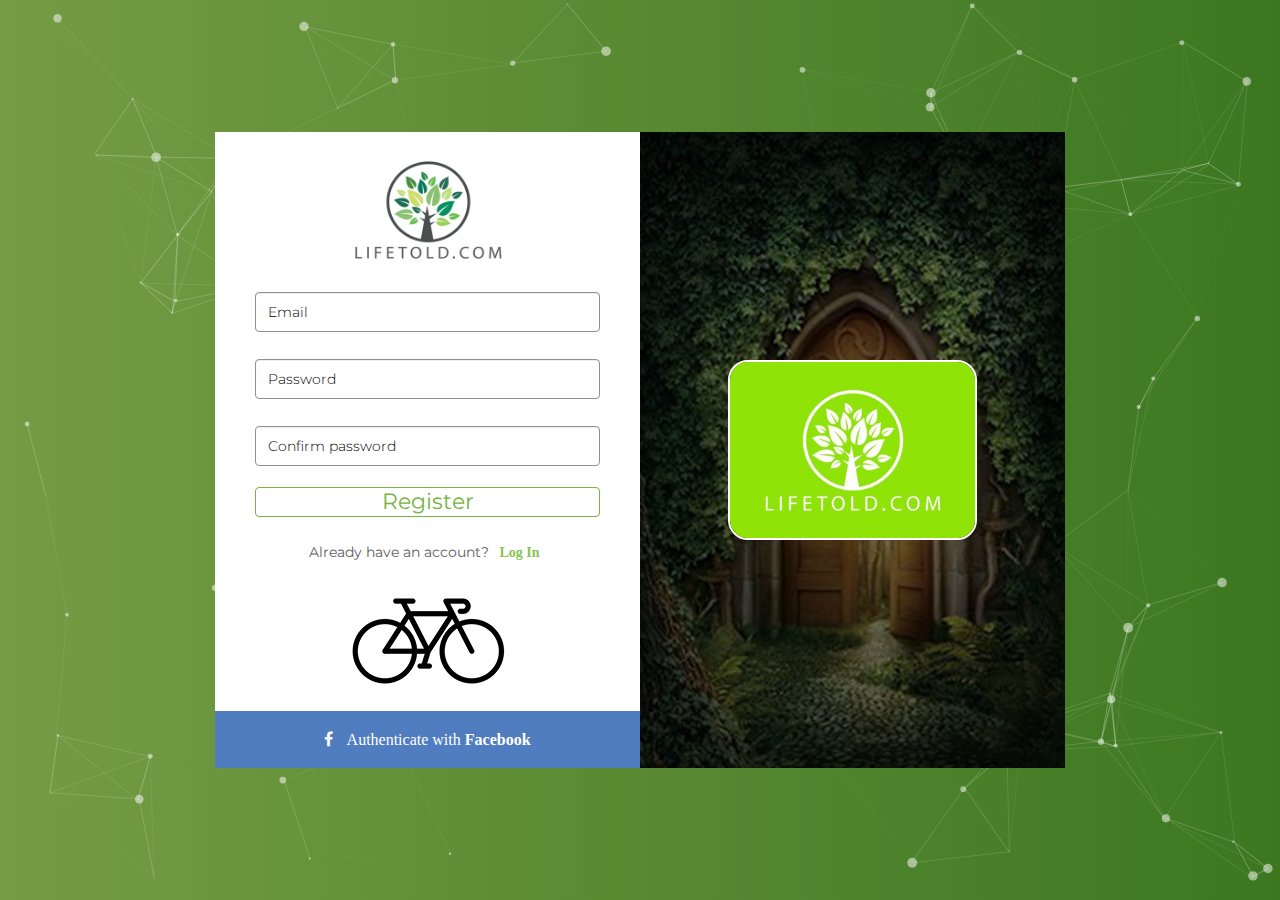
<file: index.html>
<!DOCTYPE html>
<html lang="en">
   <head>
      <meta charset="utf-8">
      <meta http-equiv="X-UA-Compatible" content="IE=edge">
      <meta name="viewport" content="width=device-width, initial-scale=1">
      <!-- The above 3 meta tags *must* come first in the head; any other head content must come *after* these tags -->
      <title>Lifetold | index</title>
      <!-- Bootstrap -->
      <link href="css/bootstrap.min.css" rel="stylesheet">
      <link href="css/style.css" rel="stylesheet" type="text/css">
      <link href="css/font-awesome.min.css" rel="stylesheet" type="text/css">
   </head>
   <body>
      <div class="main-container landing">
         <div class="flex-container">
		 <div class="scalable">
            <div class="left-container">
               <div class="logo">
                  <img class="img-responsive center-block" src="images/logo.jpg" alt="logo">
               </div>
               <div class="custom-form">
                  <form class="form-horizontal">
                     <fieldset>
                        <!-- Text input-->
                        <div class="form-group">
                           <div class="col-md-12">
                              <input id="name" name="name" type="text" placeholder="Email" class="form-control input-md" required="">
                           </div>
                        </div>
                        <!-- Text input-->
                        <div class="form-group">
                           <div class="col-md-12">
                              <input id="email" name="password" type="password" placeholder="Password" class="form-control input-md" required="">
                           </div>
                        </div>
                        <!-- Password input-->
                        <div class="form-group">
                           <div class="col-md-12">
                              <input id="password" name="password" type="password" placeholder="Confirm password" class="form-control input-md" required="">
                           </div>
                        </div>
                        <!-- Register button -->
                        <input type="submit" value="Register" class="btn btn-info btn-block">
                        <p>Already have an account? <a href="login.html"> Log In </a></p>
                        <img class="img-responsive center-block" src="images/bcl-img.jpg" alt="logo">
                     </fieldset>
                  </form>
               </div>
               <div class="facebook-feed">
                  <h2> <i class="fa fa-facebook" aria-hidden="true"></i> Authenticate with <a href="#"> Facebook </a></h2>
               </div>
            </div>
            <div class="right-container">
               <div class="life-img">
                 <img class="img-responsive center-block" src="images/lifetold-logo.jpg" alt="logo">
               </div>
            </div>
         </div>
         
      </div>
	  <div id="particles-js"></div>
      </div>
      <!-- jQuery (necessary for Bootstrap's JavaScript plugins) -->
      <script src="https://ajax.googleapis.com/ajax/libs/jquery/1.12.4/jquery.min.js"></script>
      <!-- Include all compiled plugins (below), or include individual files as needed -->
      <script src="js/bootstrap.min.js"></script>
      <script src="js/particles.js"></script>
      <script src="js/app.js"></script>
   </body>
</html>
</file>
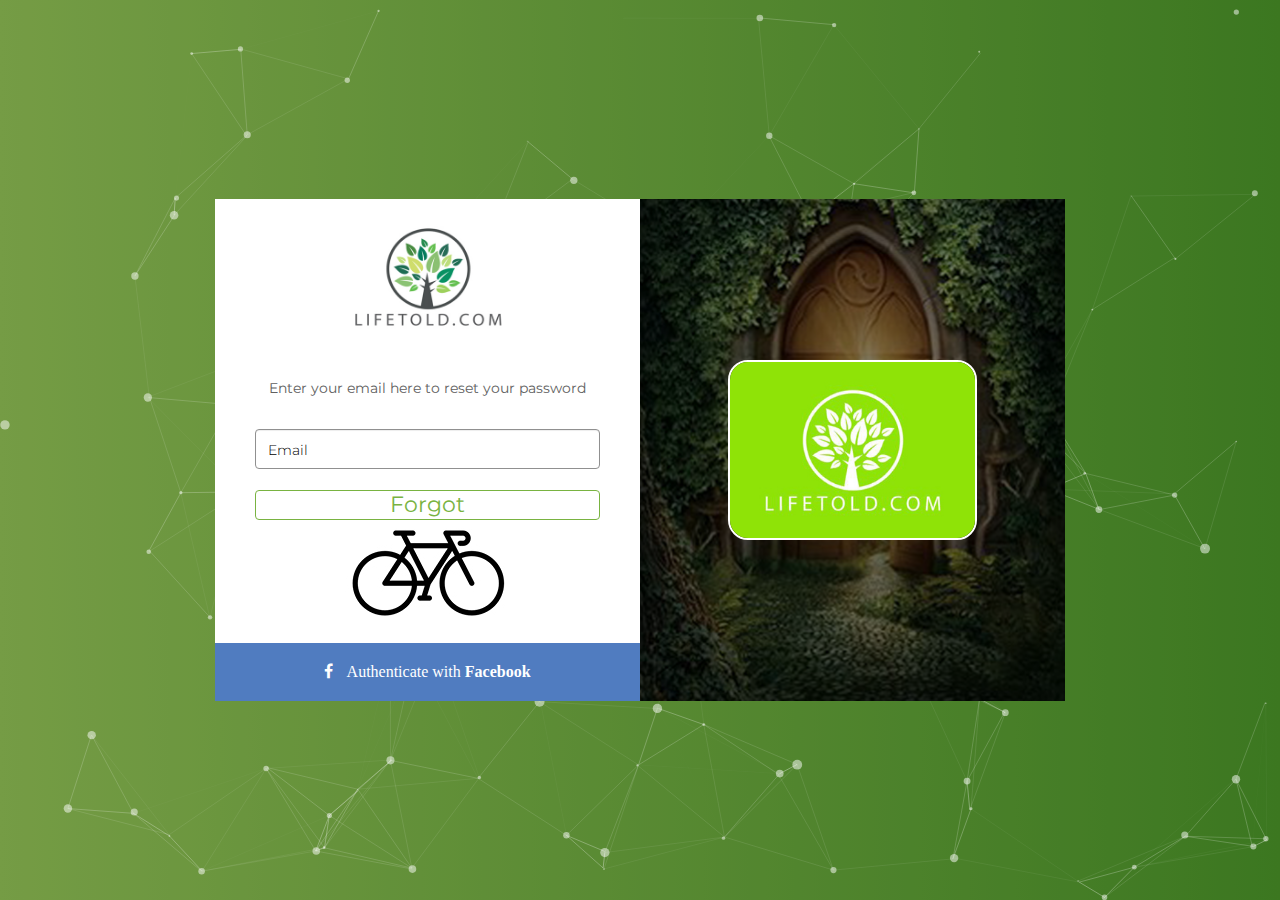
<file: forgotpassword.html>
<!DOCTYPE html>
<html lang="en">
   <head>
      <meta charset="utf-8">
      <meta http-equiv="X-UA-Compatible" content="IE=edge">
      <meta name="viewport" content="width=device-width, initial-scale=1">
      <!-- The above 3 meta tags *must* come first in the head; any other head content must come *after* these tags -->
      <title>Lifetold | Forgot Password</title>
      <!-- Bootstrap -->
      <link href="css/bootstrap.min.css" rel="stylesheet">
      <link href="css/style.css" rel="stylesheet" type="text/css">
      <link href="css/font-awesome.min.css" rel="stylesheet" type="text/css">
   </head>
   <body>
      <div class="main-container landing">
         <div class="flex-container">
		 <div class="scalable">
            <div class="left-container">
               <div class="logo">
                  <img class="img-responsive center-block" src="images/logo.jpg" alt="logo">
               </div>
               <div class="custom-form">
                  <form class="form-horizontal">
                     <fieldset>
					<p>Enter your email here to reset your password</p>
						<!-- Text input-->
                        <div class="form-group">
                           <div class="col-md-12">
                              <input id="name" name="name" type="text" placeholder="Email" class="form-control input-md" required="">
                           </div>
                        </div>
                        <!-- Text input-->

                        <!-- Login button -->
                        <input type="submit" value="Forgot" class="btn btn-info btn-block">
						<br>
						
                        <img class="img-responsive center-block" src="images/bcl-img.jpg" alt="logo">
                     </fieldset>
                  </form>
               </div>
               <div class="facebook-feed">
                  <h2> <i class="fa fa-facebook" aria-hidden="true"></i> Authenticate with <a href="#"> Facebook </a></h2>
               </div>
            </div>
            <div class="right-container">
               <div class="life-img">
                 <img class="img-responsive center-block" src="images/lifetold-logo.jpg" alt="logo">
               </div>
            </div>
         </div>
         
      </div>
	  <div id="particles-js"></div>
      </div>
	  
	  
      <!-- jQuery (necessary for Bootstrap's JavaScript plugins) -->
      <script src="https://ajax.googleapis.com/ajax/libs/jquery/1.12.4/jquery.min.js"></script>
      <!-- Include all compiled plugins (below), or include individual files as needed -->
      <script src="js/bootstrap.min.js"></script>
      <script src="js/particles.js"></script>
      <script src="js/app.js"></script>
   </body>
</html>
</file>
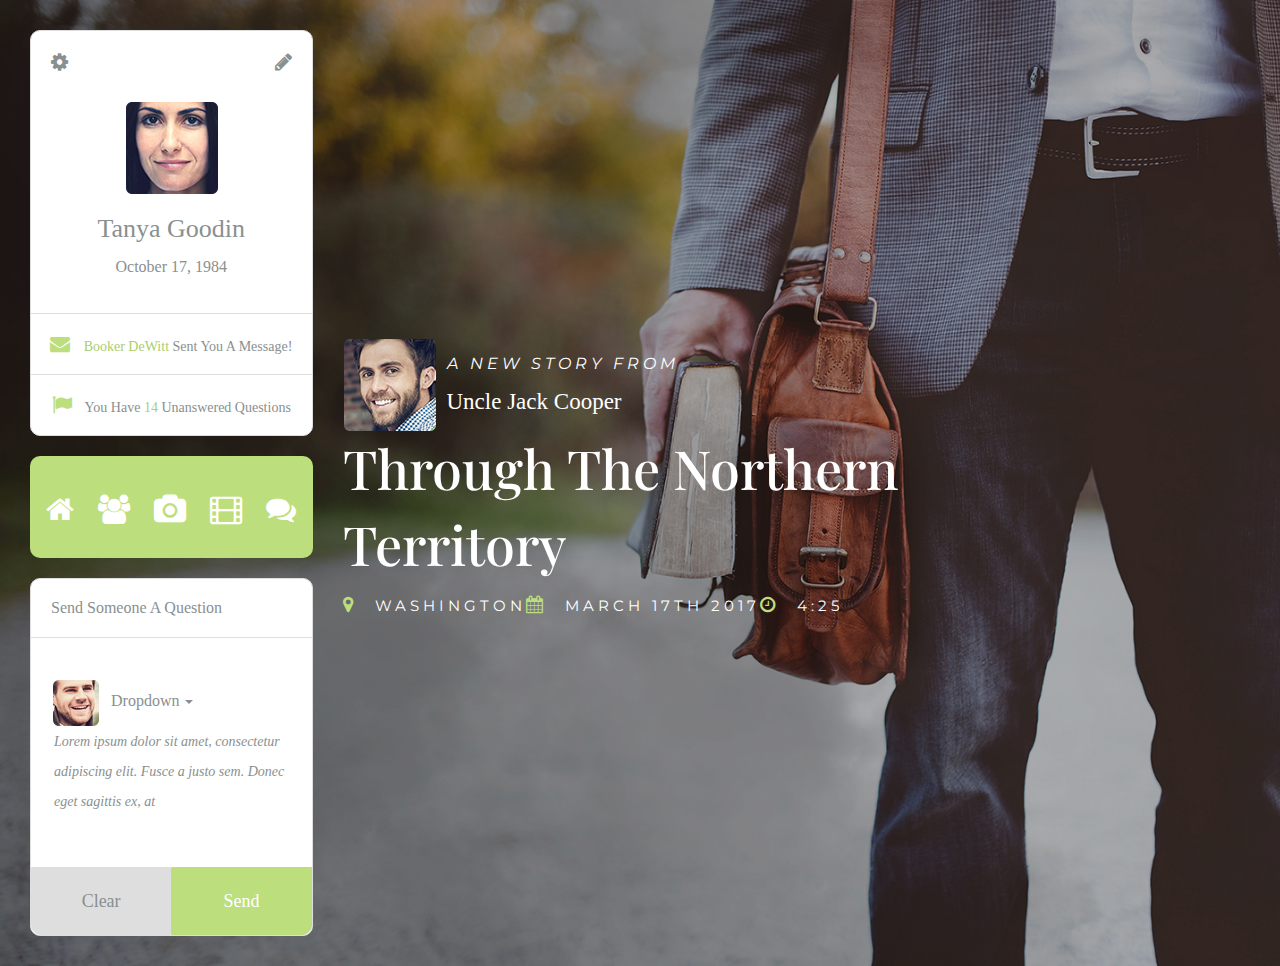
<file: home.html>
<!DOCTYPE html>
<html lang="en">
   <head>
      <meta charset="utf-8">
      <meta http-equiv="X-UA-Compatible" content="IE=edge">
      <meta name="viewport" content="width=device-width, initial-scale=1">
      <!-- The above 3 meta tags *must* come first in the head; any other head content must come *after* these tags -->
      <title>Lifetold</title>
      <!-- Bootstrap -->
      <link href="css/bootstrap.min.css" rel="stylesheet">
      <link href="css/style.css" rel="stylesheet" type="text/css">
      <link href="css/font-awesome.min.css" rel="stylesheet" type="text/css">
   </head>
   <body>
      <div class="main-container home">
         <div class="wrapper flex-row">
            <div class="col-md-12 flex-center-all">
               <div class="home-cont">
                  <div class="col-lg-3 col-md-4 col-sm-6">
                     <div class="user-profile-cont">
                        <div class="user-profile-sec">
                           <a href="setting-page.html" class="pull-left"><i class="fa fa-cog" aria-hidden="true"></i></a>
                           <a href="#" class="pull-right"><i class="fa fa-pencil" aria-hidden="true"></i></a>
                           <div class="clearfix"></div>
                           <div class="user-p">
                              <img class="img-responsive center-block" src="images/user-pro-img.png" alt="logo">
                              <h6>Tanya Goodin</h6>
                              <p>October 17, 1984</p>
                           </div>
                        </div>
                        <div class="user-t">
                           <h3> <i class="fa fa-envelope" aria-hidden="true"></i><a href="#"> Booker DeWitt </a> Sent You A Message!</h3>
                           <h4> <i class="fa fa-flag" aria-hidden="true"></i> You Have <a href="#">14 </a> Unanswered Questions</h4>
                        </div>
                     </div>
                     <div class="clearfix"></div>
                     <div class="margin-tb">
                        <div class="menu">
                           <ul>
                              <li><a href="home.html"><i class="fa fa-home" aria-hidden="true"></i> </a></li>
                              <li><a href="#"><i class="fa fa-users" aria-hidden="true"></i></a> </li>
                              <li><a href="lifetold-beginrecording-02.html"><i class="fa fa-camera" aria-hidden="true"></i> </a></li>
                              <li><a href="#"><i class="fa fa-film" aria-hidden="true"></i></a></li>
                              <li><a href="#"><i class="fa fa-comments" aria-hidden="true"></i></a></li>
                           </ul>
                        </div>
                     </div>
                     <div class="clearfix"></div>
                     <div class="user-profile-cont ">
                        <h1> Send Someone A Question </h1>
                        <div class="user-Drop">
                           <img class="img-responsive center-block" src="images/user-drop.png" alt="logo">
                           <div class="dropdown question-drop">
                              <a href="#" class="dropdown-toggle" data-toggle="dropdown"> Dropdown <span class="caret"></span> </a>
                              <ul class="dropdown-menu" aria-labelledby="dropdownMenu1">
                                 <li><a href="#">Action</a></li>
                                 <li><a href="#">Another action</a></li>
                                 <li><a href="#">Something else here</a></li>
                                 <li role="separator" class="divider"></li>
                                 <li><a href="#">Separated link</a></li>
                              </ul>
							  </div>
                              <p>Lorem ipsum dolor sit amet, consectetur adipiscing elit. Fusce a justo sem. Donec eget sagittis ex, at </p>
                        </div>
                        <div class="clearfix"></div>
                        <div class="user-btn">
                           <a href="#" class="pull-left"> Clear </a>
                           <a href="#" class="pull-right send"> Send </a>
                        </div>
                     </div>
                  </div>
                  <div class="col-lg-7 col-md-8 col-sm-6">
                     <div class="middle-cont">
                        <div class="middle-up">
                           <img class="img-responsive" src="images/m-user.png" alt="logo">
                           <div class="m-up-txt">
                              <p> A New Story From </p>
                              <h2> Uncle Jack Cooper </h2>
                           </div>
                        </div>
                        <h1>Through The Northern Territory</h1>
                        <div class="middle-up">
                           <p><i class="fa fa-map-marker" aria-hidden="true"></i> Washington</p>
                           <p><i class="fa fa-calendar" aria-hidden="true"></i> march 17th 2017</p>
                           <p><i class="fa fa-clock-o" aria-hidden="true"></i> 4:25</p>
                        </div>
                     </div>
                  </div>
               </div>
            </div>
         </div>
      </div>
      <!-- jQuery (necessary for Bootstrap's JavaScript plugins) -->
      <script src="https://ajax.googleapis.com/ajax/libs/jquery/1.12.4/jquery.min.js"></script>
      <!-- Include all compiled plugins (below), or include individual files as needed -->
      <script src="js/bootstrap.min.js"></script>
      <script src="js/particles.js"></script>
      <script src="js/app.js"></script>
   </body>
</html>
</file>
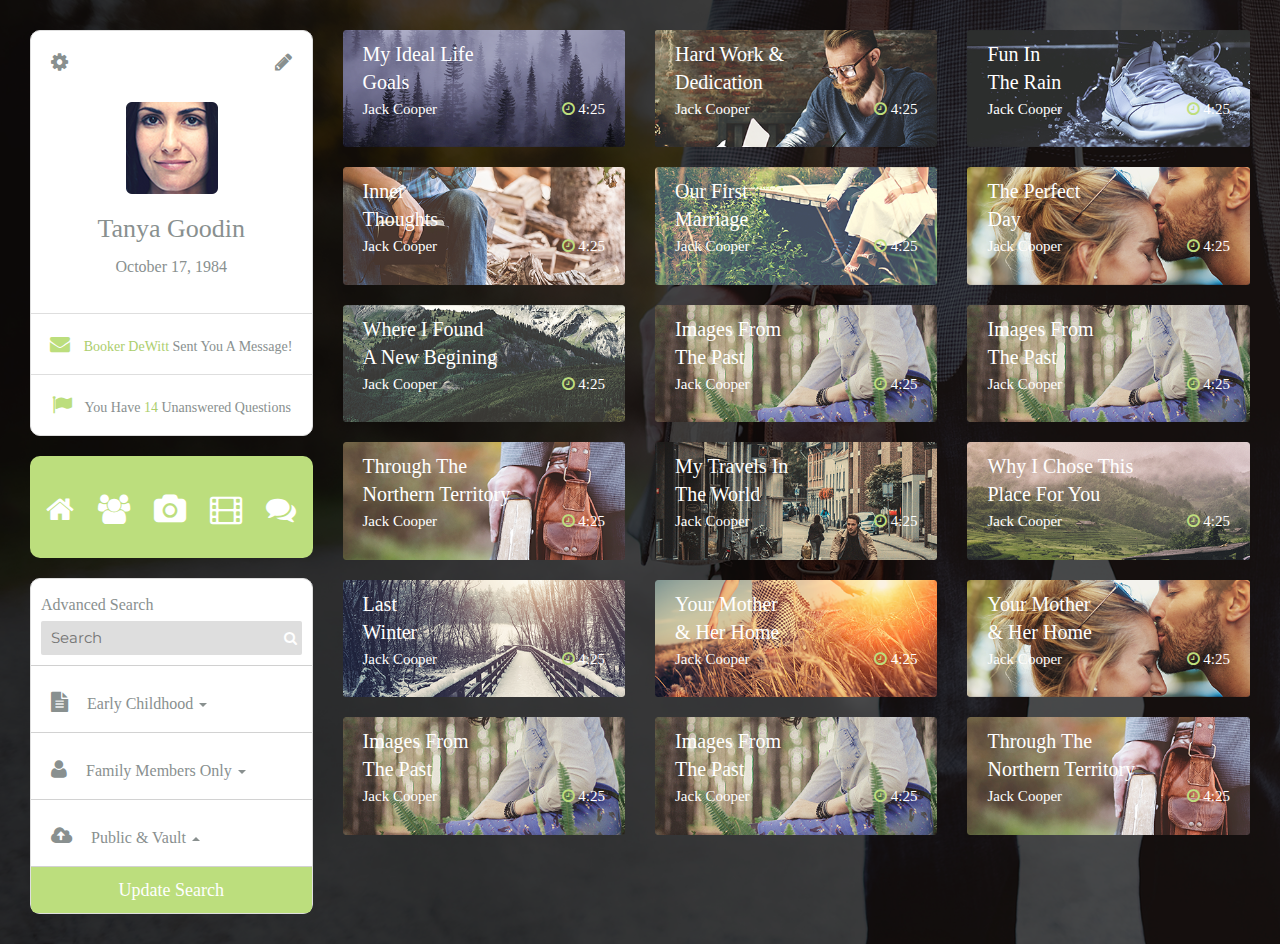
<file: life-told-gallery.html>
<!DOCTYPE html>
<html lang="en">
   <head>
      <meta charset="utf-8">
      <meta http-equiv="X-UA-Compatible" content="IE=edge">
      <meta name="viewport" content="width=device-width, initial-scale=1">
      <!-- The above 3 meta tags *must* come first in the head; any other head content must come *after* these tags -->
      <title>Lifetold</title>
      <!-- Bootstrap -->
      <link href="css/bootstrap.min.css" rel="stylesheet">
	  <link href="css/mCustomScrollbar.css" rel="stylesheet">
      <link href="css/style.css" rel="stylesheet" type="text/css">
      <link href="css/font-awesome.min.css" rel="stylesheet" type="text/css">
   </head>
   <body>
      <div class="main-container home my-pf">
         <div class="wrapper flex-row">

            <div class="col-md-12 col-lg-12 col-sm-12">
               <div class="list-pg4">
                  <div class="col-lg-3 col-md-4">
                     <div class="user-profile-cont">
                        <div class="user-profile-sec">
                           <a href="setting-page.html" class="pull-left"><i class="fa fa-cog" aria-hidden="true"></i></a>
                           <a href="#" class="pull-right"><i class="fa fa-pencil" aria-hidden="true"></i></a>
                           <div class="clearfix"></div>
                           <div class="user-p">
                              <img class="img-responsive center-block" src="images/user-pro-img.png" alt="logo">
                              <h6>Tanya Goodin</h6>
                              <p>October 17, 1984</p>
                           </div>
                        </div>
                        <div class="user-t">
                           <h3> <i class="fa fa-envelope" aria-hidden="true"></i><a href="#"> Booker DeWitt </a> Sent You A Message!</h3>
                           <h4> <i class="fa fa-flag" aria-hidden="true"></i> You Have <a href="#">14 </a> Unanswered Questions</h4>
                        </div>
                     </div>
                     <div class="clearfix"></div>
                     <div class="margin-tb">
                        <div class="menu">
                           <ul>
                              <li><a href="home.html"><i class="fa fa-home" aria-hidden="true"></i> </a></li>
                              <li><a href="#"><i class="fa fa-users" aria-hidden="true"></i></a> </li>
                              <li><a href="lifetold-beginrecording-02.html"><i class="fa fa-camera" aria-hidden="true"></i> </a></li>
                              <li><a href="#"><i class="fa fa-film" aria-hidden="true"></i></a></li>
                              <li><a href="#"><i class="fa fa-comments" aria-hidden="true"></i></a></li>
                           </ul>
                        </div>
                     </div>
                     <div class="clearfix"></div>
                     <div class="user-profile-cont ">
					  <div class="g-d ">
                        <h1> Advanced Search</h1>
            <form id="custom-search-form" class="form-search form-horizontal ">
                <div class="input-append">
                    <input type="text" class="search-query" placeholder="Search">
                    <button type="submit" class="btn btn-link"><i class="fa fa-search" aria-hidden="true"></i></button>
                </div>
            </form>
						</div>
						
                        <div class="user-Drop grly-drop">
                           <div class="dropdown question-drop">
                              <a href="#" class="dropdown-toggle" data-toggle="dropdown"><i class="fa fa-file-text" aria-hidden="true"></i>
                                Early Childhood <span class="caret"></span> </a>
                              <ul class="dropdown-menu" aria-labelledby="dropdownMenu1">
                                 <li><a href="#">Action</a></li>
                                 <li><a href="#">Another action</a></li>
                                 <li><a href="#">Something else here</a></li>
                                 <li role="separator" class="divider"></li>
                                 <li><a href="#">Separated link</a></li>
                              </ul>
                           </div>
                        </div>
                        <div class="clearfix"></div>
						 <div class="user-Drop grly-drop">
                           <div class="dropdown question-drop gd">
                              <a href="#" class="dropdown-toggle " data-toggle="dropdown"><i class="fa fa-user" aria-hidden="true"></i>
                                Family Members Only <span class="caret"></span> </a>
                              <ul class="dropdown-menu" aria-labelledby="dropdownMenu1">
                                 <li><a href="#">Action</a></li>
                                 <li><a href="#">Another action</a></li>
                                 <li><a href="#">Something else here</a></li>
                                 <li role="separator" class="divider"></li>
                                 <li><a href="#">Separated link</a></li>
                              </ul>
                           </div>
                        </div>
						
						<div class="clearfix"></div>
						 <div class="user-Drop grly-drop">
                           <div class="dropup question-drop gd">
                              <a href="#" class="dropdown-toggle " data-toggle="dropdown"><i class="fa fa-cloud-upload" aria-hidden="true"></i>
                                Public & Vault <span class="caret"></span> </a>
                              <ul class="dropdown-menu" aria-labelledby="dropdownMenu1">
                                 <li><a href="#">Action</a></li>
                                 <li><a href="#">Another action</a></li>
                                 <li><a href="#">Something else here</a></li>
                                 <li role="separator" class="divider"></li>
                                 <li><a href="#">Separated link</a></li>
                              </ul>
                           </div>
                        </div>
						
						
                     
                           <a href="#" class="update"> Update Search </a>
                     
                     </div>
                  </div>
                  <div class="col-lg-9 col-md-8">
                    <div class="clearfix"></div>
					<div class="row flex-wrap gy-d">
					<div class="my-pro-cont2">
					<div class="col-lg-4 col-md-6">
						<div class="my-profile-img">
						<img class="img-responsive center-block" src="images/img6.png" alt="logo">
						<div class="ip-img-sec">
						<a href="#"><h2>My Ideal Life</h2>
						<h2>Goals</h2>
						</a>
						<a href="#" class="pull-left"><p>Jack Cooper</p></a>
						<a href="#" class="pull-right"><p><i class="fa fa-clock-o" aria-hidden="true"></i> 4:25</p></a>
						</div>
						</div>
					</div>
					
					<div class="col-lg-4 col-md-6">
						<div class="my-profile-img">
						<img class="img-responsive center-block" src="images/img7.png" alt="logo">
						<div class="ip-img-sec">
						<a href="#">
						<h2>Hard Work & </h2>
						<h2>Dedication </h2>
						</a>
						<a href="#" class="pull-left"><p>Jack Cooper</p></a>
						<a href="#" class="pull-right"><p><i class="fa fa-clock-o" aria-hidden="true"></i> 4:25</p></a>
						</div>
						</div>
					</div>
					
					<div class="col-lg-4 col-md-6">
						<div class="my-profile-img">
						<img class="img-responsive center-block" src="images/img8.png" alt="logo">
						<div class="ip-img-sec">
						<a href="#">
						<h2>Fun In </h2>
						<h2>The Rain</h2>
						</a>
						<a href="#" class="pull-left"><p>Jack Cooper</p></a>
						<a href="#" class="pull-right"><p><i class="fa fa-clock-o" aria-hidden="true"></i> 4:25</p></a>
						</div>
						</div>
					</div>
					
					<div class="col-lg-4 col-md-6">
						<div class="my-profile-img">
						<img class="img-responsive center-block" src="images/img9.png" alt="logo">
						<div class="ip-img-sec">
						<a href="#">
						<h2>Inner</h2>
						<h2>Thoughts</h2>
						</a>
						<a href="#" class="pull-left"><p>Jack Cooper</p></a>
						<a href="#" class="pull-right"><p><i class="fa fa-clock-o" aria-hidden="true"></i> 4:25</p></a>
						</div>
						</div>
					</div>
					
					<div class="col-lg-4 col-md-6">
						<div class="my-profile-img">
						<img class="img-responsive center-block" src="images/img10.png" alt="logo">
						<div class="ip-img-sec">
						<a href="#">
						<h2>Our First</h2>
						<h2>Marriage</h2>
						</a>
						<a href="#" class="pull-left"><p>Jack Cooper</p></a>
						<a href="#" class="pull-right"><p><i class="fa fa-clock-o" aria-hidden="true"></i> 4:25</p></a>
						</div>
						</div>
					</div>
					
					<div class="col-lg-4 col-md-6">
						<div class="my-profile-img">
						<img class="img-responsive center-block" src="images/img11.png" alt="logo">
						<div class="ip-img-sec">
						<a href="#"><h2>The Perfect</h2>
						<h2>Day</h2>
						</a>
						
						<a href="#" class="pull-left"><p>Jack Cooper</p></a>
						<a href="#" class="pull-right"><p><i class="fa fa-clock-o" aria-hidden="true"></i> 4:25</p></a>
						</div>
						</div>
					</div>
					
					
					<div class="col-lg-4 col-md-6">
						<div class="my-profile-img">
						<img class="img-responsive center-block" src="images/img13.png" alt="logo">
						<div class="ip-img-sec">
						<a href="#">
						<h2>Where I Found</h2>
						<h2>A New Begining</h2>
						</a>
						<a href="#" class="pull-left"><p>Jack Cooper</p></a>
						<a href="#" class="pull-right"><p><i class="fa fa-clock-o" aria-hidden="true"></i> 4:25</p></a>
						</div>
						</div>
					</div>
					
					<div class="col-lg-4 col-md-6">
						<div class="my-profile-img">
						<img class="img-responsive center-block" src="images/img14.png" alt="logo">
						<div class="ip-img-sec">
						<a href="#">
						<h2>Images From</h2>
						<h2>The Past</h2>
						</a>
						<a href="#" class="pull-left"><p>Jack Cooper</p></a>
						<a href="#" class="pull-right"><p><i class="fa fa-clock-o" aria-hidden="true"></i> 4:25</p></a>
						</div>
						</div>
					</div>
					
					<div class="col-lg-4 col-md-6">
						<div class="my-profile-img">
						<img class="img-responsive center-block" src="images/img14.png" alt="logo">
						<div class="ip-img-sec">
						<a href="#">
						<h2>Images From</h2>
						<h2>The Past</h2>
						</a>
						<a href="#" class="pull-left"><p>Jack Cooper</p></a>
						<a href="#" class="pull-right"><p><i class="fa fa-clock-o" aria-hidden="true"></i> 4:25</p></a>
						</div>
						</div>
					
					</div>
					
					<div class="col-lg-4 col-md-6">
						<div class="my-profile-img">
						<img class="img-responsive center-block" src="images/img1.png" alt="logo">
						<div class="ip-img-sec">
						<a href="#"><h2>Through The</h2>
						<h2>Northern Territory</h2>
						</a>
						<a href="#" class="pull-left"><p>Jack Cooper</p></a>
						
						<a href="#" class="pull-right"><p><i class="fa fa-clock-o" aria-hidden="true"></i> 4:25</p></a>
						</div>
						</div>
					
					</div>
					
					<div class="col-lg-4 col-md-6">
						<div class="my-profile-img">
						<img class="img-responsive center-block" src="images/img2.png" alt="logo">
						<div class="ip-img-sec">
						<a href="#">
						<h2>My Travels In </h2>
						<h2>The World </h2>
						</a>
						<a href="#" class="pull-left"><p>Jack Cooper</p></a>
						<a href="#" class="pull-right"><p><i class="fa fa-clock-o" aria-hidden="true"></i> 4:25</p></a>
						</div>
						</div>
					</div>
					
					<div class="col-lg-4 col-md-6">
						<div class="my-profile-img">
						<img class="img-responsive center-block" src="images/img3.png" alt="logo">
						<div class="ip-img-sec">
						<a href="#">
						<h2>Why I Chose This</h2>
						<h2>Place For You</h2>
						</a>
						<a href="#" class="pull-left"><p>Jack Cooper</p></a>
						<a href="#" class="pull-right"><p><i class="fa fa-clock-o" aria-hidden="true"></i> 4:25</p></a>
						</div>
						</div>
					</div>
					
					<div class="col-lg-4 col-md-6">
					
						<div class="my-profile-img">
						<img class="img-responsive center-block" src="images/img4.png" alt="logo">
						<div class="ip-img-sec">
						<a href="#">
						<h2>Last </h2>
						<h2>Winter </h2>
						</a>
						<a href="#" class="pull-left"><p>Jack Cooper</p></a>
						<a href="#" class="pull-right"><p><i class="fa fa-clock-o" aria-hidden="true"></i> 4:25</p></a>
						</div>
						</div>
					</div>
					
					<div class="col-lg-4 col-md-6">
						<div class="my-profile-img">
						<img class="img-responsive center-block" src="images/img5.png" alt="logo">
						<div class="ip-img-sec">
						<a href="#">
						<h2>Your Mother </h2>
						<h2>& Her Home </h2>
						</a>
						<a href="#" class="pull-left"><p>Jack Cooper</p></a>
						<a href="#" class="pull-right"><p><i class="fa fa-clock-o" aria-hidden="true"></i> 4:25</p></a>
						</div>
						</div>
					</div>
					
					<div class="col-lg-4 col-md-6">
						<div class="my-profile-img">
						<img class="img-responsive center-block" src="images/img11.png" alt="logo">
						<div class="ip-img-sec">
						<a href="#">
						<h2>Your Mother </h2>
						<h2>& Her Home </h2>
						</a>
						<a href="#" class="pull-left"><p>Jack Cooper</p></a>
						<a href="#" class="pull-right"><p><i class="fa fa-clock-o" aria-hidden="true"></i> 4:25</p></a>
						</div>
						</div>
					</div>
					
										<div class="col-lg-4 col-md-6">
						<div class="my-profile-img">
						<img class="img-responsive center-block" src="images/img14.png" alt="logo">
						<div class="ip-img-sec">
						<a href="#">
						<h2>Images From</h2>
						<h2>The Past</h2>
						</a>
						<a href="#" class="pull-left"><p>Jack Cooper</p></a>
						<a href="#" class="pull-right"><p><i class="fa fa-clock-o" aria-hidden="true"></i> 4:25</p></a>
						</div>
						</div>
					</div>
					
					<div class="col-lg-4 col-md-6">
						<div class="my-profile-img">
						<img class="img-responsive center-block" src="images/img14.png" alt="logo">
						<div class="ip-img-sec">
						<a href="#">
						<h2>Images From</h2>
						<h2>The Past</h2>
						</a>
						<a href="#" class="pull-left"><p>Jack Cooper</p></a>
						<a href="#" class="pull-right"><p><i class="fa fa-clock-o" aria-hidden="true"></i> 4:25</p></a>
						</div>
						</div>
					
					</div>
					
					<div class="col-lg-4 col-md-6">
						<div class="my-profile-img">
						<img class="img-responsive center-block" src="images/img1.png" alt="logo">
						<div class="ip-img-sec">
						<a href="#"><h2>Through The</h2>
						<h2>Northern Territory</h2>
						</a>
						<a href="#" class="pull-left"><p>Jack Cooper</p></a>
						
						<a href="#" class="pull-right"><p><i class="fa fa-clock-o" aria-hidden="true"></i> 4:25</p></a>
						</div>
						</div>
					
					</div>
					
					</div>
					</div>	
					</div>
               </div>
            </div>
         </div>
      </div>
      <!-- jQuery (necessary for Bootstrap's JavaScript plugins) -->
      <script src="https://ajax.googleapis.com/ajax/libs/jquery/1.12.4/jquery.min.js"></script>
      <!-- Include all compiled plugins (below), or include individual files as needed -->
      <script src="js/bootstrap.min.js"></script>
	  <script type="text/javascript" src="js/mCustomScrollbar.min.js"></script>
	  <script>
	  $(function(){
$(".my-pro-cont2").mCustomScrollbar({
    axis:"y",
	setHeight:"850px",
	theme:"rounded-dots"
});
	});
	  </script>
   </body>
</html>
</file>
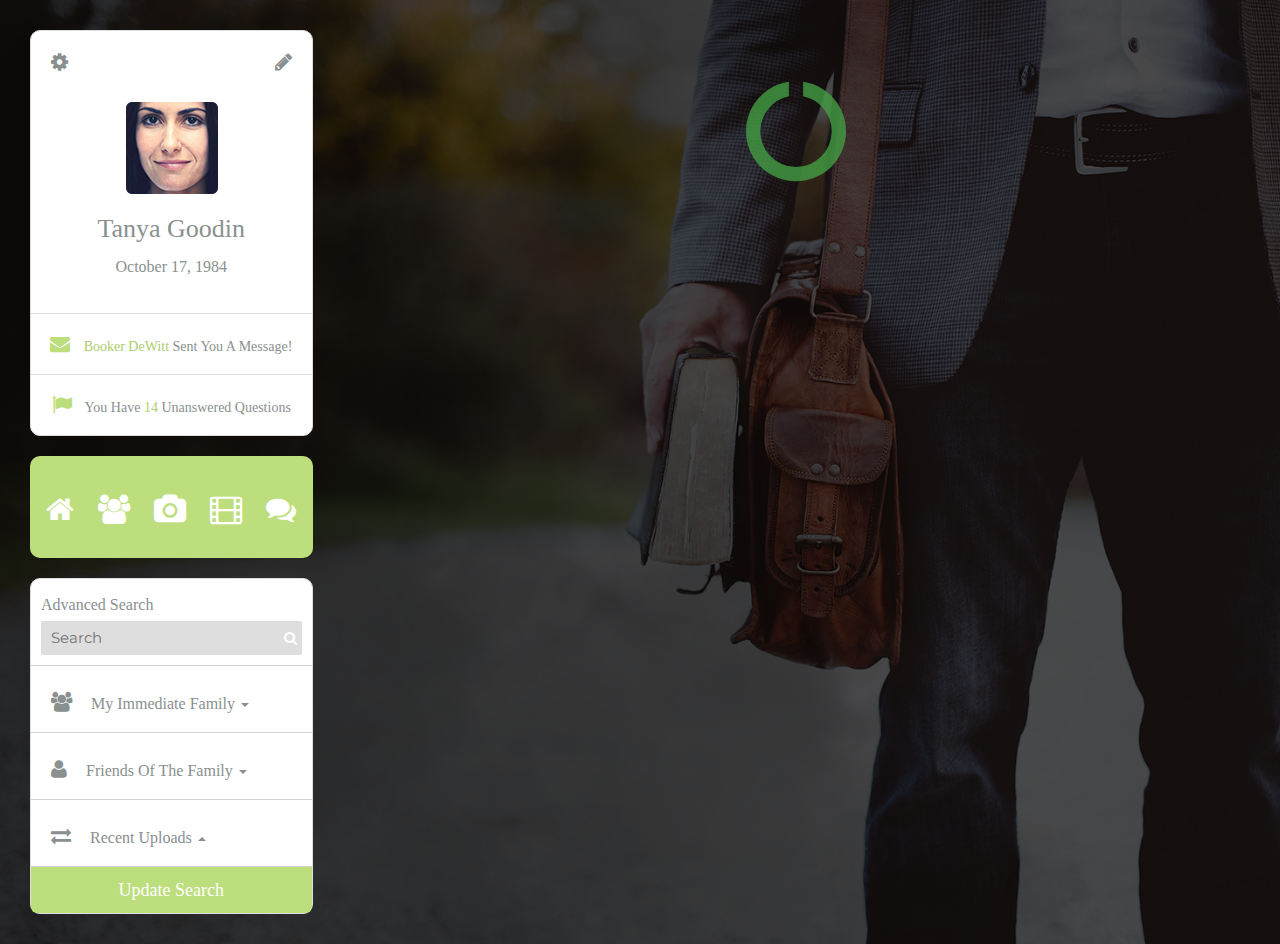
<file: lifet-told-family-03.html>
<!DOCTYPE html>
<html lang="en">
   <head>
      <meta charset="utf-8">
      <meta http-equiv="X-UA-Compatible" content="IE=edge">
      <meta name="viewport" content="width=device-width, initial-scale=1">
      <!-- The above 3 meta tags *must* come first in the head; any other head content must come *after* these tags -->
      <title>Lifetold</title>
      <!-- Bootstrap -->
      <link href="css/bootstrap.min.css" rel="stylesheet">
	  <link href="css/mCustomScrollbar.css" rel="stylesheet">
	  <link href="css/orgchart.css" rel="stylesheet" type="text/css">
      <link href="css/style.css" rel="stylesheet" type="text/css">
      <link href="css/font-awesome.min.css" rel="stylesheet" type="text/css">
   </head>
   <body>
      <div class="main-container home tree-view">
         <div class="wrapper">
		 <div class="col-md-12 col-lg-12">
               <div class="col-lg-3 col-md-4 col-sm-6">
			   
                  <div class="user-profile-cont">
                     <div class="user-profile-sec">
                        <a href="setting-page.html" class="pull-left"><i class="fa fa-cog" aria-hidden="true"></i></a>
                        <a href="#" class="pull-right"><i class="fa fa-pencil" aria-hidden="true"></i></a>
                        <div class="clearfix"></div>
                        <div class="user-p">
                           <img class="img-responsive center-block" src="images/user-pro-img.png" alt="logo">
                           <h6>Tanya Goodin</h6>
                           <p>October 17, 1984</p>
                        </div>
                     </div>
                     <div class="user-t">
                        <h3> <i class="fa fa-envelope" aria-hidden="true"></i><a href="#"> Booker DeWitt </a> Sent You A Message!</h3>
                        <h4> <i class="fa fa-flag" aria-hidden="true"></i> You Have <a href="#">14 </a> Unanswered Questions</h4>
                     </div>
                  </div>
                  <div class="clearfix"></div>
                  <div class="margin-tb">
                     <div class="menu">
                        <ul>
                           <li><a href="home.html"><i class="fa fa-home" aria-hidden="true"></i> </a></li>
                           <li><a href="#"><i class="fa fa-users" aria-hidden="true"></i></a> </li>
                           <li><a href="lifetold-beginrecording-02.html"><i class="fa fa-camera" aria-hidden="true"></i> </a></li>
                           <li><a href="#"><i class="fa fa-film" aria-hidden="true"></i></a></li>
                           <li><a href="#"><i class="fa fa-comments" aria-hidden="true"></i></a></li>
                        </ul>
                     </div>
                  </div>
                     <div class="clearfix"></div>
                     <div class="user-profile-cont ">
					  <div class="g-d ">
                        <h1> Advanced Search</h1>
            <form id="custom-search-form" class="form-search form-horizontal ">
                <div class="input-append">
                    <input type="text" class="search-query" placeholder="Search">
                    <button type="submit" class="btn btn-link"><i class="fa fa-search" aria-hidden="true"></i></button>
                </div>
            </form>
						</div>
						
                        <div class="user-Drop grly-drop">
                           <div class="dropdown question-drop">
                              <a href="#" class="dropdown-toggle" data-toggle="dropdown"><i class="fa fa-users" aria-hidden="true"></i>
                                My Immediate Family <span class="caret"></span> </a>
                              <ul class="dropdown-menu" aria-labelledby="dropdownMenu1">
                                 <li><a href="#">Action</a></li>
                                 <li><a href="#">Another action</a></li>
                                 <li><a href="#">Something else here</a></li>
                                 <li role="separator" class="divider"></li>
                                 <li><a href="#">Separated link</a></li>
                              </ul>
                           </div>
                        </div>
                        <div class="clearfix"></div>
						 <div class="user-Drop grly-drop">
                           <div class="dropdown question-drop gd">
                              <a href="#" class="dropdown-toggle " data-toggle="dropdown"><i class="fa fa-user" aria-hidden="true"></i>
                                Friends Of The Family <span class="caret"></span> </a>
                              <ul class="dropdown-menu" aria-labelledby="dropdownMenu1">
                                 <li><a href="#">Action</a></li>
                                 <li><a href="#">Another action</a></li>
                                 <li><a href="#">Something else here</a></li>
                                 <li role="separator" class="divider"></li>
                                 <li><a href="#">Separated link</a></li>
                              </ul>
                           </div>
                        </div>
						
						<div class="clearfix"></div>
						 <div class="user-Drop grly-drop">
                           <div class="dropup question-drop gd">
                              <a href="#" class="dropdown-toggle " data-toggle="dropdown"><i class="fa fa-exchange" aria-hidden="true"></i>
                                Recent Uploads <span class="caret"></span> </a>
                              <ul class="dropdown-menu" aria-labelledby="dropdownMenu1">
                                 <li><a href="#">Action</a></li>
                                 <li><a href="#">Another action</a></li>
                                 <li><a href="#">Something else here</a></li>
                                 <li role="separator" class="divider"></li>
                                 <li><a href="#">Separated link</a></li>
                              </ul>
                           </div>
                        </div>

                           <a href="#" class="update"> Update Search </a>
                     
                     </div>
               </div>    			   
			   <div class="col-lg-9 col-md-8 col-sm-6 text-center">
			  <div class="tree-container"> <div id="chart-container"></div></div>
            
			</div>
			</div>
			</div>
         </div>
      </div>
      <!-- jQuery (necessary for Bootstrap's JavaScript plugins) -->
      <script src="https://ajax.googleapis.com/ajax/libs/jquery/1.12.4/jquery.min.js"></script>
      <!-- Include all compiled plugins (below), or include individual files as needed -->
      <script src="js/bootstrap.min.js"></script>
	    <script type="text/javascript" src="js/mockjax.min.js"></script>
      <script type="text/javascript" src="js/orgchart.js"></script>
	 	  <script type="text/javascript" src="js/mCustomScrollbar.min.js"></script>
	  <script>
	  $(function(){
$(".tree-container").mCustomScrollbar({
    axis: "x",
	theme:"light",
});
	});
	  </script> 
  <script type="text/javascript">
    $(function() {
    
      $.mockjax({
        url: '/orgchart/initdata',
        responseTime: 1000,
        contentType: 'application/json',
        responseText: {
          'name': ['<div class="parent1"><img src="images/tree1.png"></div><div class="parent2"><img src="images/tree2.png"></div>'],
          'title': 'general manager',
          'children': [
            { 'name': '<img src="images/tree3.png">' },
            { 'name': '<img src="images/tree4.png">' },
            { 'name': '<div class="parent1"><img src="images/tree5.png"></div><div class="parent2"><img src="images/tree6.png"></div>' ,
			'children': [
                				 { 'name': '<div class="parent1"><img src="images/tree5.png"></div><div class="parent2"><img src="images/tree6.png"></div>',
                  'children': [
                    { 'name': '<div class="parent1"><img src="images/tree5.png"></div><div class="parent2"><img src="images/tree6.png"></div>' },
                    { 'name': '<div class="parent1"><img src="images/tree5.png"></div><div class="parent2"><img src="images/tree6.png"></div>' }
                  ]
                },
                { 'name': '<img src="images/tree9.png">' },
				 { 'name': '<div class="parent1"><img src="images/tree5.png"></div><div class="parent2"><img src="images/tree6.png"></div>',
                  'children': [
                    { 'name': '<div class="parent1"><img src="images/tree5.png"></div><div class="parent2"><img src="images/tree6.png"></div>' },
                    { 'name': '<div class="parent1"><img src="images/tree5.png"></div><div class="parent2"><img src="images/tree6.png"></div>' }
                  ]
                }
              ]		  
			  },
          ]
        }
      });

      $('#chart-container').orgchart({
        'data' : '/orgchart/initdata',
        'depth': 2,
        'nodeContent': 'title'
      });

    });
  </script>
   </body>
</html>
</file>
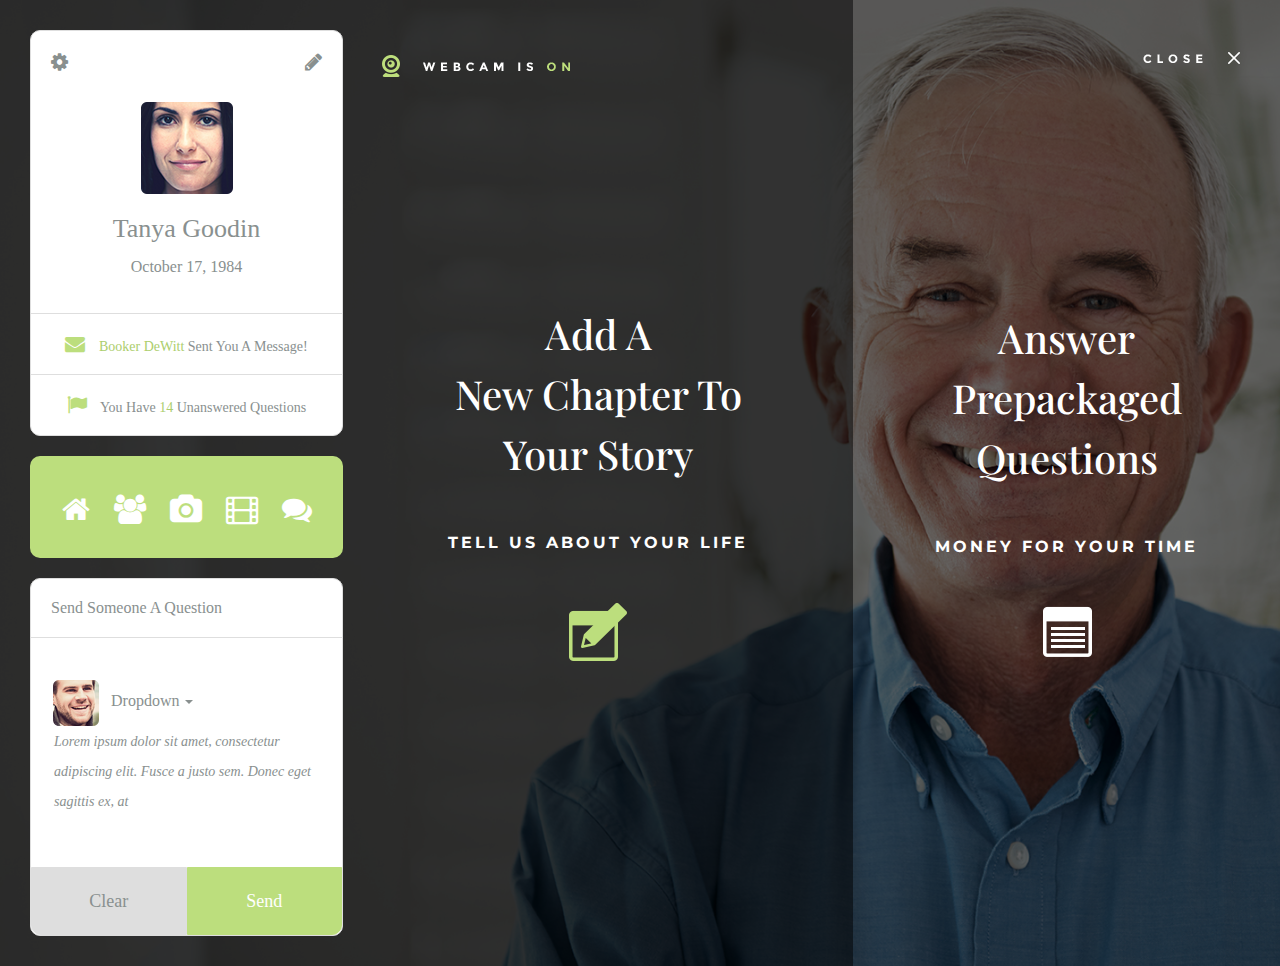
<file: lifetold-beginrecording-02.html>
<!DOCTYPE html>
<html lang="en">
   <head>
      <meta charset="utf-8">
      <meta http-equiv="X-UA-Compatible" content="IE=edge">
      <meta name="viewport" content="width=device-width, initial-scale=1">
      <!-- The above 3 meta tags *must* come first in the head; any other head content must come *after* these tags -->
      <title>Lifetold</title>
      <!-- Bootstrap -->
      <link href="css/bootstrap.min.css" rel="stylesheet">
      <link href="css/style.css" rel="stylesheet" type="text/css">
      <link href="css/font-awesome.min.css" rel="stylesheet" type="text/css">
   </head>
   <body>
      <div class="main-container home pg-1 no-padding">
         <div class="wrapper flex-row">	
				<div class="pre-nxt">
				  <div class="cam-logo">
				    <a href="#" class="pull-left">  
						<img class="img-responsive" src="images/home-logo.png" alt="logo">
					</a>
					</div>	
					<div class="close-it">
				    <a href="home.html" class="pull-right">  
						<img class="img-responsive" src="images/close.png" alt="logo">
					</a>
					</div>	
					</div>			 
            <div class="col-md-8 col-lg-8 left-cont flex-center-all-wrap">
			
                  <div class="col-md-5 col-sm-6">
				  
                     <div class="user-profile-cont">
                        <div class="user-profile-sec">
                           <a href="setting-page.html" class="pull-left"><i class="fa fa-cog" aria-hidden="true"></i></a>
                           <a href="#" class="pull-right"><i class="fa fa-pencil" aria-hidden="true"></i></a>
                           <div class="clearfix"></div>
                           <div class="user-p">
                              <img class="img-responsive center-block" src="images/user-pro-img.png" alt="logo">
                              <h6>Tanya Goodin</h6>
                              <p>October 17, 1984</p>
                           </div>
                        </div>
                        <div class="user-t">
                           <h3> <i class="fa fa-envelope" aria-hidden="true"></i><a href="#"> Booker DeWitt </a> Sent You A Message!</h3>
                           <h4> <i class="fa fa-flag" aria-hidden="true"></i> You Have <a href="#">14 </a> Unanswered Questions</h4>
                        </div>
                     </div>
                     <div class="clearfix"></div>
                     <div class="margin-tb">
                        <div class="menu">
                           <ul>
                              <li><a href="home.html"><i class="fa fa-home" aria-hidden="true"></i> </a></li>
                              <li><a href="#"><i class="fa fa-users" aria-hidden="true"></i></a> </li>
                              <li><a href="lifetold-beginrecording-02.html"><i class="fa fa-camera" aria-hidden="true"></i> </a></li>
                              <li><a href="#"><i class="fa fa-film" aria-hidden="true"></i></a></li>
                              <li><a href="#"><i class="fa fa-comments" aria-hidden="true"></i></a></li>
                           </ul>
                        </div>
                     </div>
                     <div class="clearfix"></div>
                     <div class="user-profile-cont ">
                        <h1> Send Someone A Question </h1>
                        <div class="user-Drop">
                           <img class="img-responsive center-block" src="images/user-drop.png" alt="logo">
                           <div class="dropdown question-drop">
                              <a href="#" class="dropdown-toggle" data-toggle="dropdown"> Dropdown <span class="caret"></span> </a>
                              <ul class="dropdown-menu" aria-labelledby="dropdownMenu1">
                                 <li><a href="#">Action</a></li>
                                 <li><a href="#">Another action</a></li>
                                 <li><a href="#">Something else here</a></li>
                                 <li role="separator" class="divider"></li>
                                 <li><a href="#">Separated link</a></li>
                              </ul>
							  </div>
                              <p>Lorem ipsum dolor sit amet, consectetur adipiscing elit. Fusce a justo sem. Donec eget sagittis ex, at </p>
                           
                        </div>
                        <div class="clearfix"></div>
                        <div class="user-btn">
                           <a href="#" class="pull-left"> Clear </a>
                           <a href="#" class="pull-right send"> Send </a>
                        </div>
                     </div>
                  </div>
                  <div class="col-md-7 col-sm-6">
                     <div class="middle-cont nm-cont">
                        <h3>Add A</h3>
						<h3>New Chapter To</h3>
						<h3>Your Story</h3>
						<h5>tell us about your life</h5>
						<a href="lifetold-beginrecording-03.html" class="cam-icon">  
						<img class="img-responsive center-block" src="images/edit.png" alt="logo">
						</a>
                     </div>
                  </div>
            </div>
			
			<div class="col-md-4 col-sm-12 col-lg-4 right-cont flex-center-all-wrap">
                     <div class="middle-cont">
                        <h3>Answer</h3>
						<h3>Prepackaged </h3>
						<h3>Questions</h3>
						<h5>money for your time</h5>
						<a href="lifetold-beginrecording-06.html" class="cam-icon">  
						<img class="img-responsive center-block" src="images/notes.png" alt="logo">
						</a>
                     </div>			
			</div>

         </div>
      </div>
      <!-- jQuery (necessary for Bootstrap's JavaScript plugins) -->
      <script src="https://ajax.googleapis.com/ajax/libs/jquery/1.12.4/jquery.min.js"></script>
      <!-- Include all compiled plugins (below), or include individual files as needed -->
      <script src="js/bootstrap.min.js"></script>
      <script src="js/particles.js"></script>
      <script src="js/app.js"></script>
   </body>
</html>
</file>
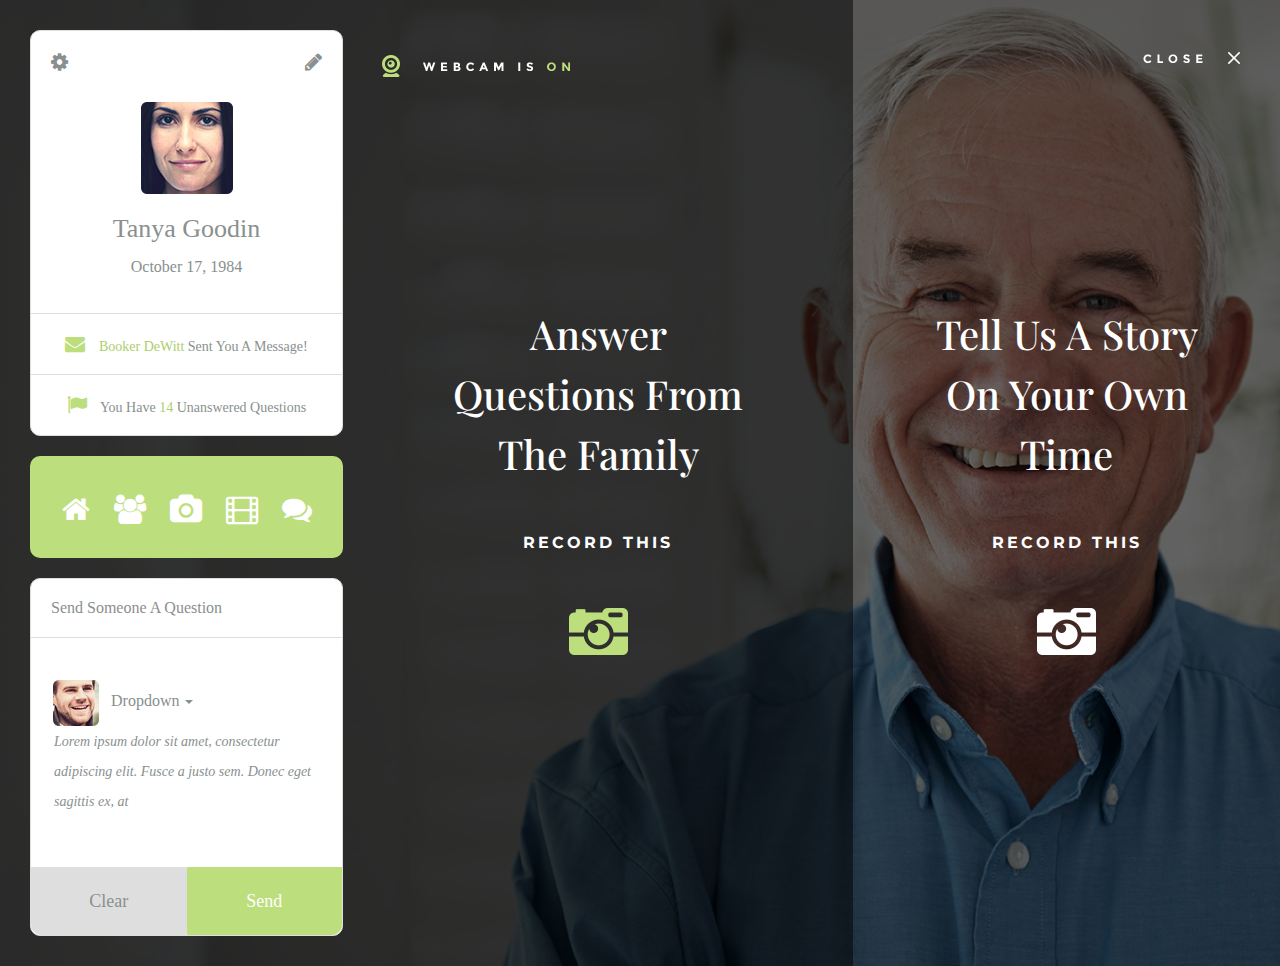
<file: lifetold-beginrecording-03.html>
<!DOCTYPE html>
<html lang="en">
   <head>
      <meta charset="utf-8">
      <meta http-equiv="X-UA-Compatible" content="IE=edge">
      <meta name="viewport" content="width=device-width, initial-scale=1">
      <!-- The above 3 meta tags *must* come first in the head; any other head content must come *after* these tags -->
      <title>Lifetold</title>
      <!-- Bootstrap -->
      <link href="css/bootstrap.min.css" rel="stylesheet">
      <link href="css/style.css" rel="stylesheet" type="text/css">
      <link href="css/font-awesome.min.css" rel="stylesheet" type="text/css">
   </head>
   <body>
      <div class="main-container home pg-1 no-padding">
         <div class="wrapper flex-row">	
				<div class="pre-nxt">
				  <div class="cam-logo">
				    <a href="#" class="pull-left">  
						<img class="img-responsive" src="images/home-logo.png" alt="logo">
					</a>
					</div>	
					<div class="close-it">
				    <a href="home.html" class="pull-right">  
						<img class="img-responsive" src="images/close.png" alt="logo">
					</a>
					</div>	
					</div >			 
            <div class="col-md-8 col-lg-8 left-cont flex-center-all-wrap">
			
                  <div class="col-md-5 col-sm-6">
				  
                     <div class="user-profile-cont">
                        <div class="user-profile-sec">
                           <a href="setting-page.html" class="pull-left"><i class="fa fa-cog" aria-hidden="true"></i></a>
                           <a href="#" class="pull-right"><i class="fa fa-pencil" aria-hidden="true"></i></a>
                           <div class="clearfix"></div>
                           <div class="user-p">
                              <img class="img-responsive center-block" src="images/user-pro-img.png" alt="logo">
                              <h6>Tanya Goodin</h6>
                              <p>October 17, 1984</p>
                           </div>
                        </div>
                        <div class="user-t">
                           <h3> <i class="fa fa-envelope" aria-hidden="true"></i><a href="#"> Booker DeWitt </a> Sent You A Message!</h3>
                           <h4> <i class="fa fa-flag" aria-hidden="true"></i> You Have <a href="#">14 </a> Unanswered Questions</h4>
                        </div>
                     </div>
                     <div class="clearfix"></div>
                     <div class="margin-tb">
                        <div class="menu">
                           <ul>
                              <li><a href="home.html"><i class="fa fa-home" aria-hidden="true"></i> </a></li>
                              <li><a href="#"><i class="fa fa-users" aria-hidden="true"></i></a> </li>
                              <li><a href="lifetold-beginrecording-02.html"><i class="fa fa-camera" aria-hidden="true"></i> </a></li>
                              <li><a href="#"><i class="fa fa-film" aria-hidden="true"></i></a></li>
                              <li><a href="#"><i class="fa fa-comments" aria-hidden="true"></i></a></li>
                           </ul>
                        </div>
                     </div>
                     <div class="clearfix"></div>
                     <div class="user-profile-cont ">
                        <h1> Send Someone A Question </h1>
                        <div class="user-Drop">
                           <img class="img-responsive center-block" src="images/user-drop.png" alt="logo">
                           <div class="dropdown question-drop">
                              <a href="#" class="dropdown-toggle" data-toggle="dropdown"> Dropdown <span class="caret"></span> </a>
                              <ul class="dropdown-menu" aria-labelledby="dropdownMenu1">
                                 <li><a href="#">Action</a></li>
                                 <li><a href="#">Another action</a></li>
                                 <li><a href="#">Something else here</a></li>
                                 <li role="separator" class="divider"></li>
                                 <li><a href="#">Separated link</a></li>
                              </ul>
							  </div>
                              <p>Lorem ipsum dolor sit amet, consectetur adipiscing elit. Fusce a justo sem. Donec eget sagittis ex, at </p>
                           
                        </div>
                        <div class="clearfix"></div>
                        <div class="user-btn">
                           <a href="#" class="pull-left"> Clear </a>
                           <a href="#" class="pull-right send"> Send </a>
                        </div>
                     </div>
                  </div>
                  <div class="col-md-7 col-sm-6">
                     <div class="middle-cont nm-cont">
                        <h3>Answer</h3>
						<h3>Questions From </h3>
						<h3>The Family</h3>
						<h5>record this</h5>
						<a href="lifetold-beginrecording-04.html" class="cam-icon">  
						<img class="img-responsive center-block" src="images/green-cam.png" alt="logo">
						</a>
                     </div>
                  </div>
            </div>
			
			<div class="col-md-4 col-sm-12 col-lg-4 right-cont flex-center-all-wrap">
                     <div class="middle-cont">
					 
                        <h3>Tell Us A Story</h3>
						<h3>On Your Own </h3>
						<h3>Time</h3>
						<h5>record this</h5>
						<a href="#" class="cam-icon">  
						<img class="img-responsive center-block" src="images/white-cam.png" alt="logo">
						</a>
                     </div>			
			</div>

         </div>
      </div>
      <!-- jQuery (necessary for Bootstrap's JavaScript plugins) -->
      <script src="https://ajax.googleapis.com/ajax/libs/jquery/1.12.4/jquery.min.js"></script>
      <!-- Include all compiled plugins (below), or include individual files as needed -->
      <script src="js/bootstrap.min.js"></script>
      <script src="js/particles.js"></script>
      <script src="js/app.js"></script>
   </body>
</html>
</file>
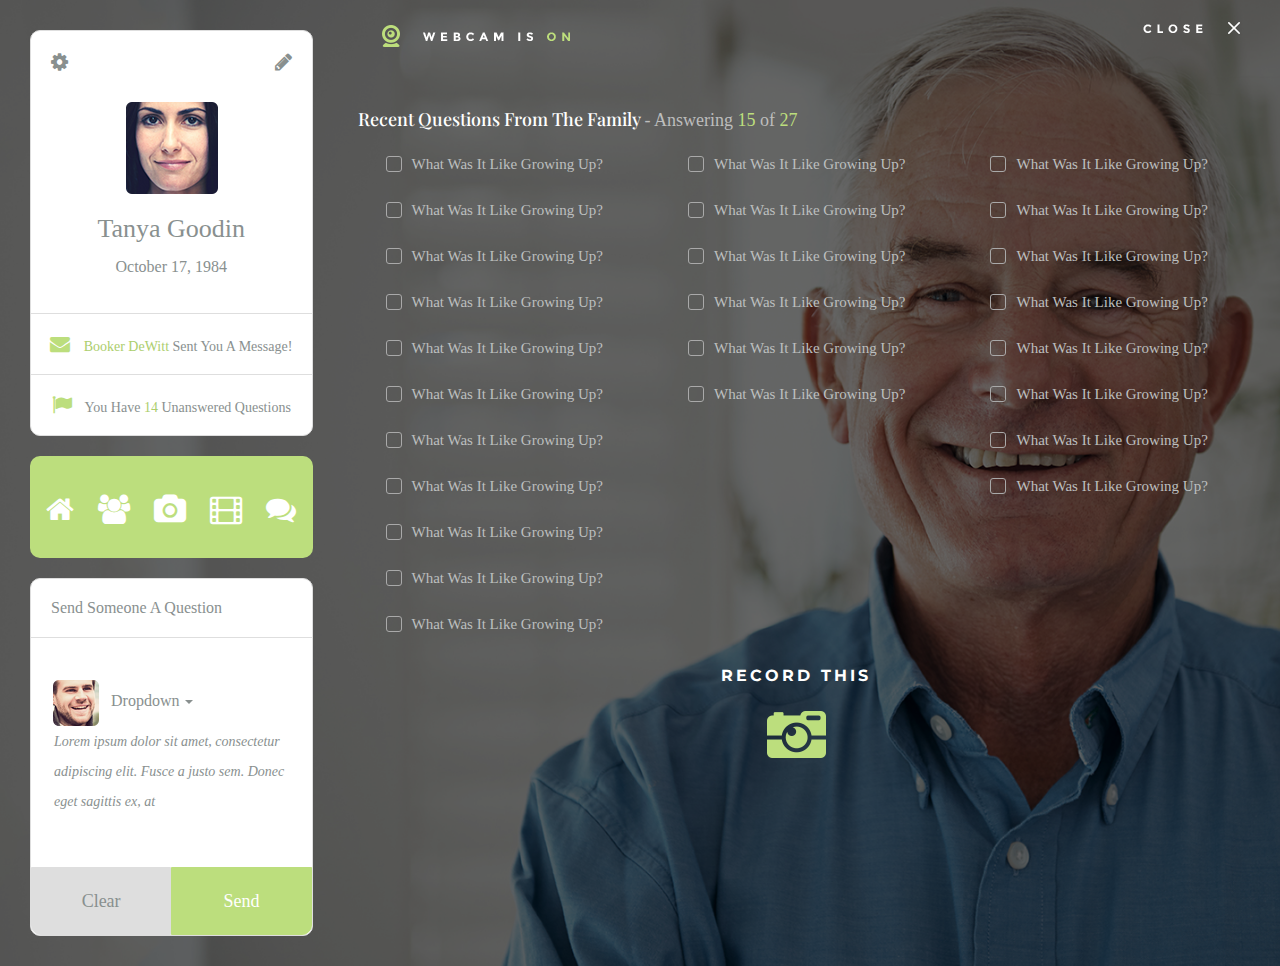
<file: lifetold-beginrecording-04.html>
<!DOCTYPE html>
<html lang="en">
   <head>
      <meta charset="utf-8">
      <meta http-equiv="X-UA-Compatible" content="IE=edge">
      <meta name="viewport" content="width=device-width, initial-scale=1">
      <!-- The above 3 meta tags *must* come first in the head; any other head content must come *after* these tags -->
      <title>Lifetold</title>
      <!-- Bootstrap -->
      <link href="css/bootstrap.min.css" rel="stylesheet">
      <link href="css/style.css" rel="stylesheet" type="text/css">
      <link href="css/font-awesome.min.css" rel="stylesheet" type="text/css">
   </head>
   <body>
      <div class="main-container home pg-1 recent-quetion">
         <div class="wrapper flex-row">
				<div class="pre-nxt">
				  <div class="cam-logo">
				    <a href="#" class="pull-left">  
						<img class="img-responsive" src="images/home-logo.png" alt="logo">
					</a>
					</div>	
					<div class="close-it">
				    <a href="home.html" class="pull-right">  
						<img class="img-responsive" src="images/close.png" alt="logo">
					</a>
					</div>	
					</div>
		 
		 
            <div class="col-md-12 col-lg-12 col-sm-12">
               <div class="list-pg4">
                  <div class="col-lg-3 col-md-4">
                     <div class="user-profile-cont">
                        <div class="user-profile-sec">
                           <a href="setting-page.html" class="pull-left"><i class="fa fa-cog" aria-hidden="true"></i></a>
                           <a href="#" class="pull-right"><i class="fa fa-pencil" aria-hidden="true"></i></a>
                           <div class="clearfix"></div>
                           <div class="user-p">
                              <img class="img-responsive center-block" src="images/user-pro-img.png" alt="logo">
                              <h6>Tanya Goodin</h6>
                              <p>October 17, 1984</p>
                           </div>
                        </div>
                        <div class="user-t">
                           <h3> <i class="fa fa-envelope" aria-hidden="true"></i><a href="#"> Booker DeWitt </a> Sent You A Message!</h3>
                           <h4> <i class="fa fa-flag" aria-hidden="true"></i> You Have <a href="#">14 </a> Unanswered Questions</h4>
                        </div>
                     </div>
                     <div class="clearfix"></div>
                     <div class="margin-tb">
                        <div class="menu">
                           <ul>
                              <li><a href="home.html"><i class="fa fa-home" aria-hidden="true"></i> </a></li>
                              <li><a href="#"><i class="fa fa-users" aria-hidden="true"></i></a> </li>
                              <li><a href="lifetold-beginrecording-02.html"><i class="fa fa-camera" aria-hidden="true"></i> </a></li>
                              <li><a href="#"><i class="fa fa-film" aria-hidden="true"></i></a></li>
                              <li><a href="#"><i class="fa fa-comments" aria-hidden="true"></i></a></li>
                           </ul>
                        </div>
                     </div>
                     <div class="clearfix"></div>
                     <div class="user-profile-cont ">
                        <h1> Send Someone A Question </h1>
                        <div class="user-Drop">
                           <img class="img-responsive center-block" src="images/user-drop.png" alt="logo">
                           <div class="dropdown question-drop">
                              <a href="#" class="dropdown-toggle" data-toggle="dropdown"> Dropdown <span class="caret"></span> </a>
                              <ul class="dropdown-menu" aria-labelledby="dropdownMenu1">
                                 <li><a href="#">Action</a></li>
                                 <li><a href="#">Another action</a></li>
                                 <li><a href="#">Something else here</a></li>
                                 <li role="separator" class="divider"></li>
                                 <li><a href="#">Separated link</a></li>
                              </ul>
							  </div>
                              <p>Lorem ipsum dolor sit amet, consectetur adipiscing elit. Fusce a justo sem. Donec eget sagittis ex, at </p>
                           
                        </div>
                        <div class="clearfix"></div>
                        <div class="user-btn">
                           <a href="#" class="pull-left"> Clear </a>
                           <a href="#" class="pull-right send"> Send </a>
                        </div>
                     </div>
                  </div>
                  <div class="col-lg-9 col-md-8">
				  <div class="col-md-12">
                     <div class="pg4-cont">
							<h1>Recent Questions From The Family <span>-   Answering <a href="#">15</a> of <a href="#">27</a></span></h2>
                     </div>
					 </div>
					 
					 <div class="col-lg-4 col-md-6 ">
                     <div class="pg4-cont">
                           <a href="#">
						   <div class="checkbox p-active">
            <label >
                <input type="checkbox" value="">
                <span class="cr"><i class="cr-icon fa fa-check"></i></span>
                <span class="tpm-txt"> What Was It Like Growing Up?</span>
            </label>
        </div>
                           </a>
                           <a href="#">
						   <div class="checkbox p-active">
            <label >
                <input type="checkbox" value="" >
                <span class="cr"><i class="cr-icon fa fa-check"></i></span>
                <span class="tpm-txt"> What Was It Like Growing Up?</span>
            </label>
        </div>
                           </a>
                           <a href="#">
						   <div class="checkbox p-active">
            <label >
                <input type="checkbox" value="" >
                <span class="cr"><i class="cr-icon fa fa-check"></i></span>
                <span class="tpm-txt"> What Was It Like Growing Up?</span>
            </label>
        </div>
                           </a>
                           <a href="#">
						   <div class="checkbox p-active">
            <label >
                <input type="checkbox" value="" >
                <span class="cr"><i class="cr-icon fa fa-check"></i></span>
                <span class="tpm-txt"> What Was It Like Growing Up?</span>
            </label>
        </div>
                           </a>
                           <a href="#">
						   <div class="checkbox p-active">
            <label >
                <input type="checkbox" value="">
                <span class="cr"><i class="cr-icon fa fa-check"></i></span>
                <span class="tpm-txt"> What Was It Like Growing Up?</span>
            </label>
        </div>
                           </a>
                           <a href="#">
						   <div class="checkbox p-active">
            <label >
                <input type="checkbox" value="">
                <span class="cr"><i class="cr-icon fa fa-check"></i></span>
                <span class="tpm-txt"> What Was It Like Growing Up?</span>
            </label>
        </div>
                           </a>
                           <a href="#">
						   <div class="checkbox p-active">
            <label >
                <input type="checkbox" value="">
                <span class="cr"><i class="cr-icon fa fa-check"></i></span>
                <span class="tpm-txt"> What Was It Like Growing Up?</span>
            </label>
        </div>
                           </a>
                           <a href="#">
						   <div class="checkbox p-active">
            <label >
                <input type="checkbox" value="">
                <span class="cr"><i class="cr-icon fa fa-check"></i></span>
                <span class="tpm-txt"> What Was It Like Growing Up?</span>
            </label>
        </div>
                           </a>
                           <a href="#">
						   <div class="checkbox p-active">
            <label >
                <input type="checkbox" value="">
                <span class="cr"><i class="cr-icon fa fa-check"></i></span>
                <span class="tpm-txt"> What Was It Like Growing Up?</span>
            </label>
        </div>
                           </a>
                           <a href="#">
						   <div class="checkbox p-active">
            <label >
                <input type="checkbox" value="" >
                <span class="cr"><i class="cr-icon fa fa-check"></i></span>
                <span class="tpm-txt"> What Was It Like Growing Up?</span>
            </label>
        </div>
                           </a>
                           <a href="#">
						   <div class="checkbox p-active">
            <label >
                <input type="checkbox" value="">
                <span class="cr"><i class="cr-icon fa fa-check"></i></span>
                <span class="tpm-txt"> What Was It Like Growing Up?</span>
            </label>
        </div>
                           </a>
						   
                     </div>
					 </div>
					 
					 <div class="col-lg-4 col-md-6 ">
                     <div class="pg4-cont">
                           <a href="#">
						   <div class="checkbox p-active">
            <label >
                <input type="checkbox" value="" >
                <span class="cr"><i class="cr-icon fa fa-check"></i></span>
                <span class="tpm-txt"> What Was It Like Growing Up?</span>
            </label>
        </div>
                           </a>
                           <a href="#">
						   <div class="checkbox p-active">
            <label >
                <input type="checkbox" value="" >
                <span class="cr"><i class="cr-icon fa fa-check"></i></span>
                <span class="tpm-txt"> What Was It Like Growing Up?</span>
            </label>
        </div>
                           </a>
                           <a href="#">
						   <div class="checkbox p-active">
            <label >
                <input type="checkbox" value="">
                <span class="cr"><i class="cr-icon fa fa-check"></i></span>
                <span class="tpm-txt"> What Was It Like Growing Up?</span>
            </label>
        </div>
                           </a>
                              <a href="#">
						   <div class="checkbox p-active">
            <label >
                <input type="checkbox" value="" >
                <span class="cr"><i class="cr-icon fa fa-check"></i></span>
                <span class="tpm-txt"> What Was It Like Growing Up?</span>
            </label>
        </div>
                           </a>
                           <a href="#">
						   <div class="checkbox p-active">
            <label >
                <input type="checkbox" value="">
                <span class="cr"><i class="cr-icon fa fa-check"></i></span>
                <span class="tpm-txt"> What Was It Like Growing Up?</span>
            </label>
        </div>
                           </a>
                           <a href="#">
						   <div class="checkbox p-active">
            <label >
                <input type="checkbox" value="">
                <span class="cr"><i class="cr-icon fa fa-check"></i></span>
                <span class="tpm-txt"> What Was It Like Growing Up?</span>
            </label>
        </div>
                           </a>


						   
                     </div>
					 </div>
					 
					<div class="col-lg-4 col-md-6">
                     <div class="pg4-cont">
                           <a href="#">
						   <div class="checkbox p-active">
            <label >
                <input type="checkbox" value="">
                <span class="cr"><i class="cr-icon fa fa-check"></i></span>
                <span class="tpm-txt"> What Was It Like Growing Up?</span>
            </label>
        </div>
                           </a>
                            <a href="#">
						   <div class="checkbox p-active">
            <label >
                <input type="checkbox" value="">
                <span class="cr"><i class="cr-icon fa fa-check"></i></span>
                <span class="tpm-txt"> What Was It Like Growing Up?</span>
            </label>
        </div>
                           </a>
                           <a href="#">
						   <div class="checkbox p-active">
            <label >
                <input type="checkbox" value="">
                <span class="cr"><i class="cr-icon fa fa-check"></i></span>
                <span class="tpm-txt"> What Was It Like Growing Up?</span>
            </label>
        </div>
                           </a>
                           <a href="#">
						   <div class="checkbox p-active">
            <label >
                <input type="checkbox" value="">
                <span class="cr"><i class="cr-icon fa fa-check"></i></span>
                <span class="tpm-txt"> What Was It Like Growing Up?</span>
            </label>
        </div>
                           </a>
                           <a href="#">
						   <div class="checkbox p-active">
            <label >
                <input type="checkbox" value="">
                <span class="cr"><i class="cr-icon fa fa-check"></i></span>
                <span class="tpm-txt"> What Was It Like Growing Up?</span>
            </label>
        </div>
                           </a>
                           <a href="#">
						   <div class="checkbox p-active">
            <label >
                <input type="checkbox" value="">
                <span class="cr"><i class="cr-icon fa fa-check"></i></span>
                <span class="tpm-txt"> What Was It Like Growing Up?</span>
            </label>
        </div>
                           </a>
                           <a href="#">
						   <div class="checkbox p-active">
            <label >
                <input type="checkbox" value="">
                <span class="cr"><i class="cr-icon fa fa-check"></i></span>
                <span class="tpm-txt"> What Was It Like Growing Up?</span>
            </label>
        </div>
                           </a>
                           <a href="#">
						   <div class="checkbox p-active">
            <label >
                <input type="checkbox" value="">
                <span class="cr"><i class="cr-icon fa fa-check"></i></span>
                <span class="tpm-txt"> What Was It Like Growing Up?</span>
            </label>
        </div>
                           </a>

						   
                     </div>
					 </div>
					 <div class="col-md-12 text-center">
                     <div class="pg4-cont">
					 	<h5>record this</h5>
						<a href="lifetold-beginrecording-05.html" class="cam-icon">  
						<img class="img-responsive center-block" src="images/green-cam.png" alt="logo">
						</a>
						</div>
						</div>
					 
					 
                  </div>
               </div>
            </div>
         </div>
      </div>
      <!-- jQuery (necessary for Bootstrap's JavaScript plugins) -->
      <script src="https://ajax.googleapis.com/ajax/libs/jquery/1.12.4/jquery.min.js"></script>
      <!-- Include all compiled plugins (below), or include individual files as needed -->
      <script src="js/bootstrap.min.js"></script>
      <script src="js/particles.js"></script>
      <script src="js/app.js"></script>
   </body>
</html>
</file>
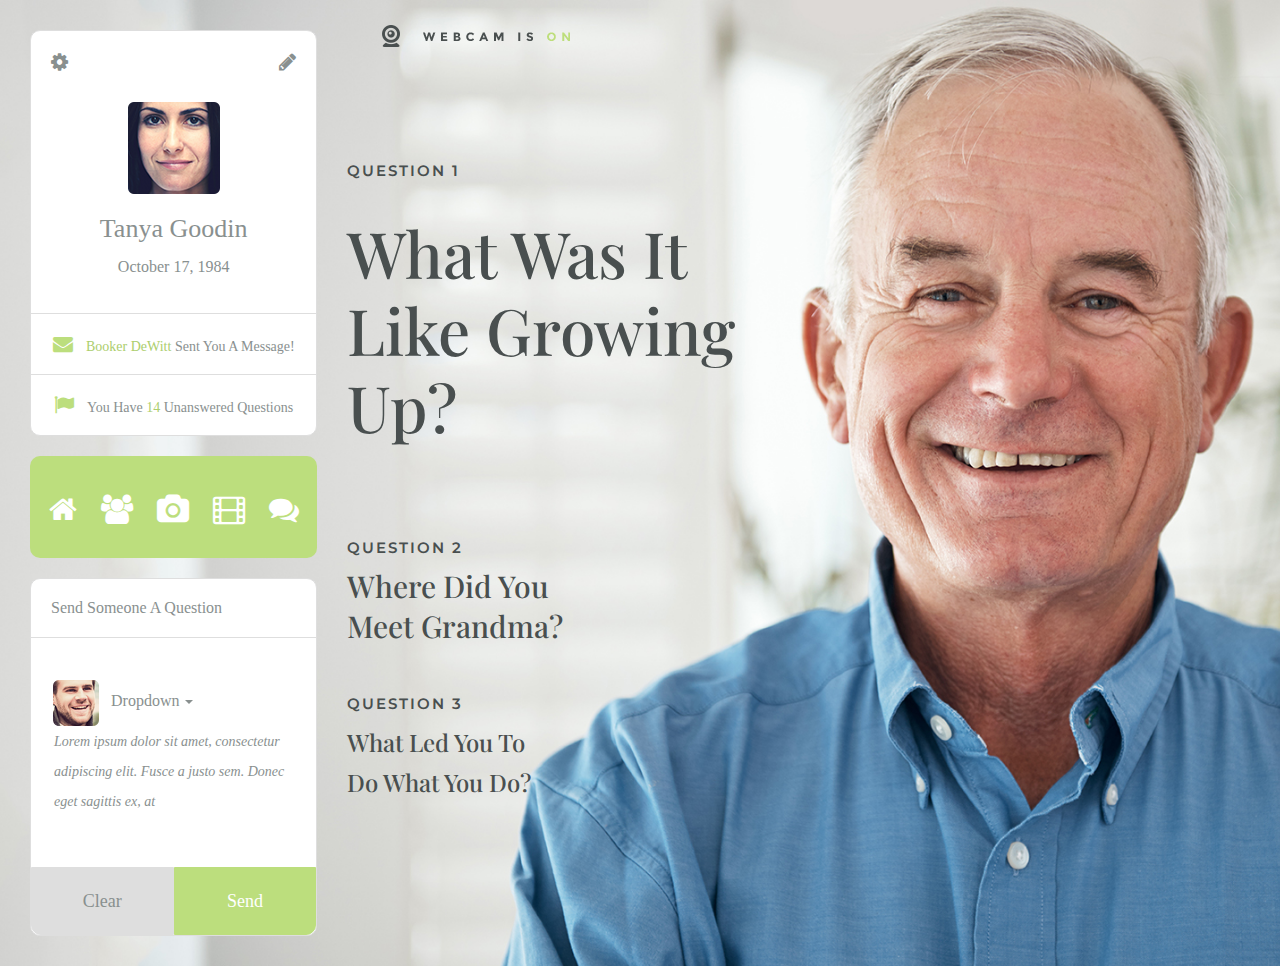
<file: lifetold-beginrecording-05.html>
<!DOCTYPE html>
<html lang="en">
   <head>
      <meta charset="utf-8">
      <meta http-equiv="X-UA-Compatible" content="IE=edge">
      <meta name="viewport" content="width=device-width, initial-scale=1">
      <!-- The above 3 meta tags *must* come first in the head; any other head content must come *after* these tags -->
      <title>Lifetold</title>
      <!-- Bootstrap -->
      <link href="css/bootstrap.min.css" rel="stylesheet">
      <link href="css/style.css" rel="stylesheet" type="text/css">
      <link href="css/font-awesome.min.css" rel="stylesheet" type="text/css">
   </head>
   <body>
      <div class="main-container home pg-1 pg-5">
         <div class="wrapper flex-row">
		   		    <div class="pre-nxt">
				    <div class="cam-logo">
				    <a href="#" class="pull-left">  
						<img class="img-responsive" src="images/w-home-logo.png" alt="logo">
					</a>
					</div>	
	
					</div>
		 
		 
            <div class="col-md-12 col-lg-8 flex-center-all">
               <div class="home-cont">
                  <div class="col-md-5 col-sm-6">
                     <div class="user-profile-cont">
                        <div class="user-profile-sec">
                           <a href="setting-page.html" class="pull-left"><i class="fa fa-cog" aria-hidden="true"></i></a>
                           <a href="#" class="pull-right"><i class="fa fa-pencil" aria-hidden="true"></i></a>
                           <div class="clearfix"></div>
                           <div class="user-p">
                              <img class="img-responsive center-block" src="images/user-pro-img.png" alt="logo">
                              <h6>Tanya Goodin</h6>
                              <p>October 17, 1984</p>
                           </div>
                        </div>
                        <div class="user-t">
                           <h3> <i class="fa fa-envelope" aria-hidden="true"></i><a href="#"> Booker DeWitt </a> Sent You A Message!</h3>
                           <h4> <i class="fa fa-flag" aria-hidden="true"></i> You Have <a href="#">14 </a> Unanswered Questions</h4>
                        </div>
                     </div>
                     <div class="clearfix"></div>
                     <div class="margin-tb">
                        <div class="menu">
                           <ul>
                              <li><a href="home.html"><i class="fa fa-home" aria-hidden="true"></i> </a></li>
                              <li><a href="#"><i class="fa fa-users" aria-hidden="true"></i></a> </li>
                              <li><a href="lifetold-beginrecording-02.html"><i class="fa fa-camera" aria-hidden="true"></i> </a></li>
                              <li><a href="#"><i class="fa fa-film" aria-hidden="true"></i></a></li>
                              <li><a href="#"><i class="fa fa-comments" aria-hidden="true"></i></a></li>
							 
                           </ul>
                        </div>
                     </div>
                     <div class="clearfix"></div>
                     <div class="user-profile-cont ">
                        <h1> Send Someone A Question </h1>
                        <div class="user-Drop">
                           <img class="img-responsive center-block" src="images/user-drop.png" alt="logo">
                           <div class="dropdown question-drop">
                              <a href="#" class="dropdown-toggle" data-toggle="dropdown"> Dropdown <span class="caret"></span> </a>
                              <ul class="dropdown-menu" aria-labelledby="dropdownMenu1">
                                 <li><a href="#">Action</a></li>
                                 <li><a href="#">Another action</a></li>
                                 <li><a href="#">Something else here</a></li>
                                 <li role="separator" class="divider"></li>
                                 <li><a href="#">Separated link</a></li>
                              </ul>
							   </div>
                              <p>Lorem ipsum dolor sit amet, consectetur adipiscing elit. Fusce a justo sem. Donec eget sagittis ex, at </p>
                          
                        </div>
                        <div class="clearfix"></div>
                        <div class="user-btn">
                           <a href="#" class="pull-left"> Clear </a>
                           <a href="#" class="pull-right send"> Send </a>
                        </div>
                     </div>
                  </div>
                  <div class="col-md-8 col-sm-6">
                     <div class="pg5-txt">
					   <p> question 1 </p>
                        <h1>What Was It Like Growing Up?</h1>
                     </div>
					   <div class="pg5-txt">
					   <p> question 2 </p>
                        <h5>Where Did You </h5><h5>Meet Grandma?</h5>
                     </div>
					 
					  <div class="pg5-txt">
					   <p> question 3 </p>
                        <h6>What Led You To </h6><h6>Do What You Do?</h6>
                     </div>
                  </div>
               </div>
            </div>
         </div>
      </div>
      <!-- jQuery (necessary for Bootstrap's JavaScript plugins) -->
      <script src="https://ajax.googleapis.com/ajax/libs/jquery/1.12.4/jquery.min.js"></script>
      <!-- Include all compiled plugins (below), or include individual files as needed -->
      <script src="js/bootstrap.min.js"></script>
      <script src="js/particles.js"></script>
      <script src="js/app.js"></script>
   </body>
</html>
</file>
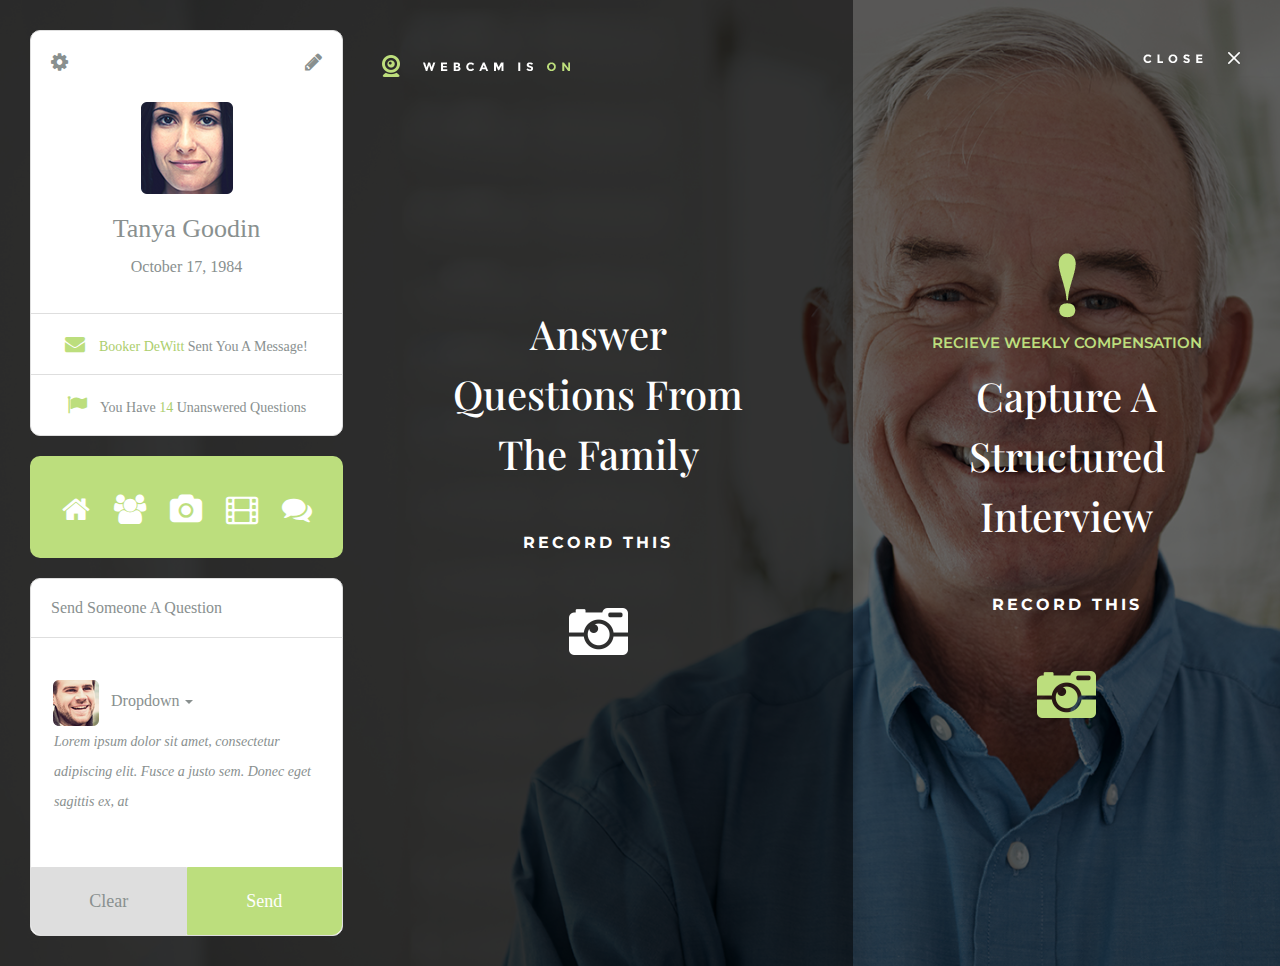
<file: lifetold-beginrecording-06.html>
<!DOCTYPE html>
<html lang="en">
   <head>
      <meta charset="utf-8">
      <meta http-equiv="X-UA-Compatible" content="IE=edge">
      <meta name="viewport" content="width=device-width, initial-scale=1">
      <!-- The above 3 meta tags *must* come first in the head; any other head content must come *after* these tags -->
      <title>Lifetold</title>
      <!-- Bootstrap -->
      <link href="css/bootstrap.min.css" rel="stylesheet">
      <link href="css/style.css" rel="stylesheet" type="text/css">
      <link href="css/font-awesome.min.css" rel="stylesheet" type="text/css">
   </head>
   <body>
      <div class="main-container home pg-1 no-padding">
         <div class="wrapper flex-row">	
				<div class="pre-nxt">
				  <div class="cam-logo">
				    <a href="#" class="pull-left">  
						<img class="img-responsive" src="images/home-logo.png" alt="logo">
					</a>
					</div>	
					<div class="close-it">
				    <a href="home.html" class="pull-right">  
						<img class="img-responsive" src="images/close.png" alt="logo">
					</a>
					</div>	
					</div >			 
            <div class="col-md-8 col-lg-8 left-cont flex-center-all-wrap">
			
                  <div class="col-md-5 col-sm-6">
				  
                     <div class="user-profile-cont">
                        <div class="user-profile-sec">
                           <a href="setting-page.html" class="pull-left"><i class="fa fa-cog" aria-hidden="true"></i></a>
                           <a href="#" class="pull-right"><i class="fa fa-pencil" aria-hidden="true"></i></a>
                           <div class="clearfix"></div>
                           <div class="user-p">
                              <img class="img-responsive center-block" src="images/user-pro-img.png" alt="logo">
                              <h6>Tanya Goodin</h6>
                              <p>October 17, 1984</p>
                           </div>
                        </div>
                        <div class="user-t">
                           <h3> <i class="fa fa-envelope" aria-hidden="true"></i><a href="#"> Booker DeWitt </a> Sent You A Message!</h3>
                           <h4> <i class="fa fa-flag" aria-hidden="true"></i> You Have <a href="#">14 </a> Unanswered Questions</h4>
                        </div>
                     </div>
                     <div class="clearfix"></div>
                     <div class="margin-tb">
                        <div class="menu">
                           <ul>
                              <li><a href="home.html"><i class="fa fa-home" aria-hidden="true"></i> </a></li>
                              <li><a href="#"><i class="fa fa-users" aria-hidden="true"></i></a> </li>
                              <li><a href="lifetold-beginrecording-02.html"><i class="fa fa-camera" aria-hidden="true"></i> </a></li>
                              <li><a href="#"><i class="fa fa-film" aria-hidden="true"></i></a></li>
                              <li><a href="#"><i class="fa fa-comments" aria-hidden="true"></i></a></li>
                           </ul>
                        </div>
                     </div>
                     <div class="clearfix"></div>
                     <div class="user-profile-cont ">
                        <h1> Send Someone A Question </h1>
                        <div class="user-Drop">
                           <img class="img-responsive center-block" src="images/user-drop.png" alt="logo">
                           <div class="dropdown question-drop">
                              <a href="#" class="dropdown-toggle" data-toggle="dropdown"> Dropdown <span class="caret"></span> </a>
                              <ul class="dropdown-menu" aria-labelledby="dropdownMenu1">
                                 <li><a href="#">Action</a></li>
                                 <li><a href="#">Another action</a></li>
                                 <li><a href="#">Something else here</a></li>
                                 <li role="separator" class="divider"></li>
                                 <li><a href="#">Separated link</a></li>
                              </ul>
							  </div>
                              <p>Lorem ipsum dolor sit amet, consectetur adipiscing elit. Fusce a justo sem. Donec eget sagittis ex, at </p>
                           
                        </div>
                        <div class="clearfix"></div>
                        <div class="user-btn">
                           <a href="#" class="pull-left"> Clear </a>
                           <a href="#" class="pull-right send"> Send </a>
                        </div>
                     </div>
                  </div>
                  <div class="col-md-7 col-sm-6">
                     <div class="middle-cont nm-cont">
                        <h3>Answer</h3>
						<h3>Questions From </h3>
						<h3>The Family</h3>
						<h5>record this</h5>
						<a href="lifetold-beginrecording-04.html" class="cam-icon">  
						<img class="img-responsive center-block" src="images/white-cam.png" alt="logo">
						</a>
                     </div>
                  </div>
            </div>
			
			<div class="col-md-4 col-sm-12 col-lg-4 right-cont flex-center-all">
                     <div class="middle-cont uf-2">
						<a href="#" class="cam-icon">  
						<img class="img-responsive center-block" src="images/exclamation.png" alt="logo">
						</a>
						<p>recieve weekly compensation</p>
                        <h3>Capture A </h3>
						<h3>Structured </h3>
						<h3>Interview</h3>
						<h5>record this</h5>
						<a href="lifetold-beginrecording-07.html" class="cam-icon">  
						<img class="img-responsive center-block" src="images/green-cam.png" alt="logo">
						</a>
                     </div>			
			</div>

         </div>
      </div>
      <!-- jQuery (necessary for Bootstrap's JavaScript plugins) -->
      <script src="https://ajax.googleapis.com/ajax/libs/jquery/1.12.4/jquery.min.js"></script>
      <!-- Include all compiled plugins (below), or include individual files as needed -->
      <script src="js/bootstrap.min.js"></script>
      <script src="js/particles.js"></script>
      <script src="js/app.js"></script>
   </body>
</html>
</file>
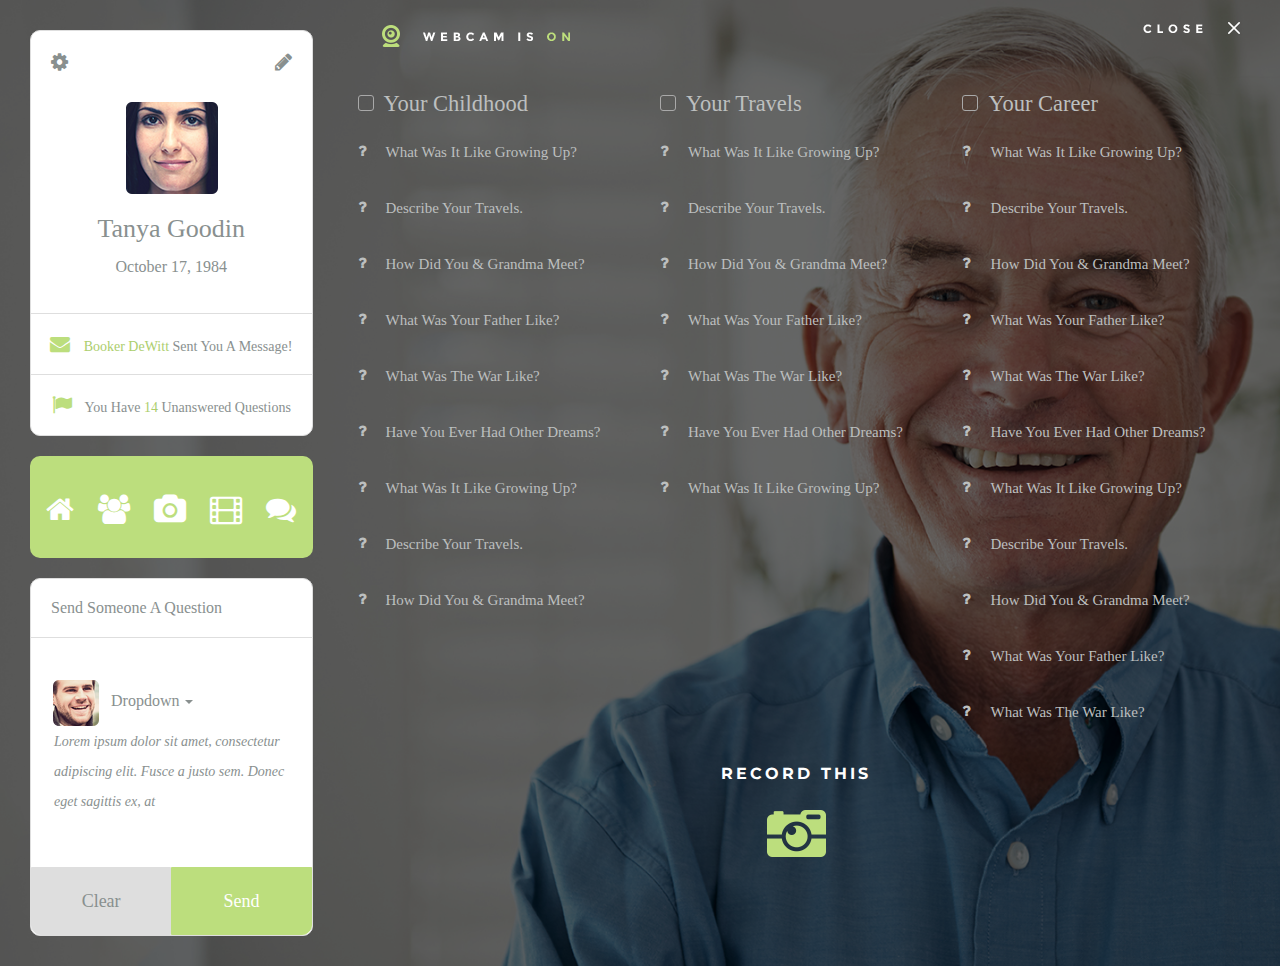
<file: lifetold-beginrecording-07.html>
<!DOCTYPE html>
<html lang="en">
   <head>
      <meta charset="utf-8">
      <meta http-equiv="X-UA-Compatible" content="IE=edge">
      <meta name="viewport" content="width=device-width, initial-scale=1">
      <!-- The above 3 meta tags *must* come first in the head; any other head content must come *after* these tags -->
      <title>Lifetold</title>
      <!-- Bootstrap -->
      <link href="css/bootstrap.min.css" rel="stylesheet">
      <link href="css/style.css" rel="stylesheet" type="text/css">
      <link href="css/font-awesome.min.css" rel="stylesheet" type="text/css">
   </head>
   <body>
      <div class="main-container home pg-1">
         <div class="wrapper flex-row">
				<div class="pre-nxt">
				  <div class="cam-logo">
				    <a href="#" class="pull-left">  
						<img class="img-responsive" src="images/home-logo.png" alt="logo">
					</a>
					</div>	
					<div class="close-it">
				    <a href="home.html" class="pull-right">  
						<img class="img-responsive" src="images/close.png" alt="logo">
					</a>
					</div>	
					</div>
		 
		 
            <div class="col-md-12 col-lg-12 flex-center-all">
               <div class="list-pg4">
                  <div class="col-md-3">
                     <div class="user-profile-cont">
                        <div class="user-profile-sec">
                           <a href="setting-page.html" class="pull-left"><i class="fa fa-cog" aria-hidden="true"></i></a>
                           <a href="#" class="pull-right"><i class="fa fa-pencil" aria-hidden="true"></i></a>
                           <div class="clearfix"></div>
                           <div class="user-p">
                              <img class="img-responsive center-block" src="images/user-pro-img.png" alt="logo">
                              <h6>Tanya Goodin</h6>
                              <p>October 17, 1984</p>
                           </div>
                        </div>
                        <div class="user-t">
                           <h3> <i class="fa fa-envelope" aria-hidden="true"></i><a href="#"> Booker DeWitt </a> Sent You A Message!</h3>
                           <h4> <i class="fa fa-flag" aria-hidden="true"></i> You Have <a href="#">14 </a> Unanswered Questions</h4>
                        </div>
                     </div>
                     <div class="clearfix"></div>
                     <div class="margin-tb">
                        <div class="menu">
                           <ul>
                              <li><a href="home.html"><i class="fa fa-home" aria-hidden="true"></i> </a></li>
                              <li><a href="#"><i class="fa fa-users" aria-hidden="true"></i></a> </li>
                              <li><a href="lifetold-beginrecording-02.html"><i class="fa fa-camera" aria-hidden="true"></i> </a></li>
                              <li><a href="#"><i class="fa fa-film" aria-hidden="true"></i></a></li>
                              <li><a href="#"><i class="fa fa-comments" aria-hidden="true"></i></a></li>
                           </ul>
                        </div>
                     </div>
                     <div class="clearfix"></div>
                     <div class="user-profile-cont ">
                        <h1> Send Someone A Question </h1>
                        <div class="user-Drop">
                           <img class="img-responsive center-block" src="images/user-drop.png" alt="logo">
                           <div class="dropdown question-drop">
                              <a href="#" class="dropdown-toggle" data-toggle="dropdown"> Dropdown <span class="caret"></span> </a>
                              <ul class="dropdown-menu" aria-labelledby="dropdownMenu1">
                                 <li><a href="#">Action</a></li>
                                 <li><a href="#">Another action</a></li>
                                 <li><a href="#">Something else here</a></li>
                                 <li role="separator" class="divider"></li>
                                 <li><a href="#">Separated link</a></li>
                              </ul>
							  </div>
                              <p>Lorem ipsum dolor sit amet, consectetur adipiscing elit. Fusce a justo sem. Donec eget sagittis ex, at </p>
                           
                        </div>
                        <div class="clearfix"></div>
                        <div class="user-btn">
                           <a href="#" class="pull-left"> Clear </a>
                           <a href="#" class="pull-right send"> Send </a>
                        </div>
                     </div>
                  </div>
                  <div class="col-md-9">
                    <div class="clearfix"></div>
					 <div class="col-md-4">
					 <div class="pg4-cont">
					 <a href="#">
					    <div class="checkbox" style="margin-top: 60px;">
            <label style="font-size: 1.5em;">
                <input type="checkbox" value="">
                <span class="cr"><i class="cr-icon fa fa-check"></i></span>
                <span class="tpm-txt">  Your Childhood</span>
            </label>
        </div></a>
 </div>
                     <div class="pg4-cont">
						<a href="#">
						<div class="p-active">
						<p><i class="fa fa-question" aria-hidden="true"></i> What Was It Like Growing Up? </p>
						<!--<p class="p-sub-t">Lorem ipsum dolor sit amet, consectetur adipiscing elit. Quisque porttitor felis suscipit justo gravida volutpat a fames ac turpis.Lorem ipsum dolor sit amet, consectetur adipiscing elit. 
                           Quisque porttitor felis suscipit justo gravida volutpat a fames ac turpis.</p>-->
						</div>
						</a>
						<a href="#">
						<div class="p-active">
						<p><i class="fa fa-question" aria-hidden="true"></i> Describe Your Travels.</p>
						<!--<p class="p-sub-t">Lorem ipsum dolor sit amet, consectetur adipiscing elit. Quisque porttitor felis suscipit justo gravida volutpat a fames ac turpis.Lorem ipsum dolor sit amet, consectetur adipiscing elit. 
                           Quisque porttitor felis suscipit justo gravida volutpat a fames ac turpis.</p>-->
						</div>
						</a>
						<a href="#">
						<div class="p-active">
						<p><i class="fa fa-question" aria-hidden="true"></i> How Did You & Grandma Meet?</p>
						<!--<p class="p-sub-t">Lorem ipsum dolor sit amet, consectetur adipiscing elit. Quisque porttitor felis suscipit justo gravida volutpat a fames ac turpis.Lorem ipsum dolor sit amet, consectetur adipiscing elit. 
                           Quisque porttitor felis suscipit justo gravida volutpat a fames ac turpis.</p>-->
						</div>
						</a>
						<a href="#">
						<div class="p-active">
						<p><i class="fa fa-question" aria-hidden="true"></i> What Was Your Father Like?</p>
						<!--<p class="p-sub-t">Lorem ipsum dolor sit amet, consectetur adipiscing elit. Quisque porttitor felis suscipit justo gravida volutpat a fames ac turpis.Lorem ipsum dolor sit amet, consectetur adipiscing elit. 
                        Quisque porttitor felis suscipit justo gravida volutpat a fames ac turpis.</p>-->
						</div>
						</a>
						<a href="#">
						<div class="p-active">
						<p ><i class="fa fa-question" aria-hidden="true"></i> What Was The War Like?</p>
						<!--<p class="p-sub-t">Lorem ipsum dolor sit amet, consectetur adipiscing elit. Quisque porttitor felis suscipit justo gravida volutpat a fames ac turpis.Lorem ipsum dolor sit amet, consectetur adipiscing elit. 
                        Quisque porttitor .</p>-->
						</div>
						</a>
						<a href="#">
						<div class="p-active">
						<p><i class="fa fa-question" aria-hidden="true"></i> Have You Ever Had Other Dreams?</p>
						</div>
						</a>
						
						<a href="#">
						<div class="p-active">
						<p><i class="fa fa-question" aria-hidden="true"></i> What Was It Like Growing Up?</p>
						</div>
						</a>
						<a href="#">
						<div class="p-active">
						<p><i class="fa fa-question" aria-hidden="true"></i> Describe Your Travels.</p>
						</div>
						</a>
						
						<a href="#">
						<div class="p-active">
						<p><i class="fa fa-question" aria-hidden="true"></i> How Did You & Grandma Meet?</p>
						</div>
						</a>

                     </div>
					 </div>
					 
					 <div class="col-md-4 ">
					 
					 					 <div class="pg4-cont">
					 <a href="#">
					    <div class="checkbox" style="margin-top: 60px;">
            <label style="font-size: 1.5em;">
                <input type="checkbox" value="">
                <span class="cr"><i class="cr-icon fa fa-check"></i></span>
                <span class="tpm-txt">  Your Travels </span>
            </label>
        </div> </a>
 </div>
			
                     <div class="pg4-cont">
						<a href="#">
						<div class="p-active">
						<p><i class="fa fa-question" aria-hidden="true"></i> What Was It Like Growing Up?</p>
						</div>
						</a>
						<a href="#">
						<div class="p-active">
						<p><i class="fa fa-question" aria-hidden="true"></i> Describe Your Travels.</p>
						</div>
						</a>
						<a href="#">
						<div class="p-active">
						<p><i class="fa fa-question" aria-hidden="true"></i> How Did You & Grandma Meet?</p>
						</div>
						</a>
						<a href="#">
						<div class="p-active">
						<p><i class="fa fa-question" aria-hidden="true"></i> What Was Your Father Like?</p>
						</div>
						</a>
						<a href="#">
						<div class="p-active">
						<p><i class="fa fa-question" aria-hidden="true"></i> What Was The War Like?</p>
						</div>
						</a>
						<a href="#">
						<div class="p-active">
						<p><i class="fa fa-question" aria-hidden="true"></i> Have You Ever Had Other Dreams?</p>
						</div>
						</a>
						<a href="#">
						<div class="p-active">
						<p><i class="fa fa-question" aria-hidden="true"></i> What Was It Like Growing Up?</p>
						</div>
						</a>
                     </div>
					 </div>
					 
					<div class="col-md-4 ">
					<div class="pg4-cont">
					 <a href="#">
					    <div class="checkbox " style="margin-top: 60px;">
            <label style="font-size: 1.5em;">
                <input type="checkbox" value="">
                <span class="cr"><i class="cr-icon fa fa-check"></i></span>
                <span class="tpm-txt">  Your Career </span>
            </label>
        </div></a>
 </div>
				
                     <div class="pg4-cont">
						<a href="#">
						<div class="p-active">
						<p><i class="fa fa-question" aria-hidden="true"></i> What Was It Like Growing Up?</p>
						</div>
						</a>
						<a href="#">
						<div class="p-active">
						<p><i class="fa fa-question" aria-hidden="true"></i> Describe Your Travels.</p>
						</div>
						</a>
						<a href="#">
						<div class="p-active">
						<p><i class="fa fa-question" aria-hidden="true"></i> How Did You & Grandma Meet?</p>
						</div>
						</a>
						<a href="#">
						<div class="p-active">
						<p><i class="fa fa-question" aria-hidden="true"></i> What Was Your Father Like?</p>
						</div>
						</a>
						<a href="#">
						<div class="p-active">
						<p><i class="fa fa-question" aria-hidden="true"></i> What Was The War Like?</p>
						</div>
						</a>
						<a href="#">
						<div class="p-active">
						<p><i class="fa fa-question" aria-hidden="true"></i> Have You Ever Had Other Dreams?</p>
						</div>
						</a>
						<a href="#">
						<div class="p-active">
						<p><i class="fa fa-question" aria-hidden="true"></i> What Was It Like Growing Up?</p>
						</div>
						</a>
						<a href="#">
						<div class="p-active">
						<p><i class="fa fa-question" aria-hidden="true"></i> Describe Your Travels.</p>
						</div>
						</a>
						<a href="#">
						<div class="p-active">
						<p><i class="fa fa-question" aria-hidden="true"></i> How Did You & Grandma Meet?</p>
						</div>
						</a>
						<a href="#">
						<div class="p-active">
						<p><i class="fa fa-question" aria-hidden="true"></i> What Was Your Father Like?</p>
						</div>
						</a>
						<a href="#">
						<div class="p-active">
						<p><i class="fa fa-question" aria-hidden="true"></i> What Was The War Like?</p>
						</div>
						</a>
                     </div>
					 </div>
					 <div class="col-md-12 text-center">
                     <div class="pg4-cont">
					 	<h5>record this</h5>
						<a href="lifetold-beginrecording-05.html" class="cam-icon">  
						<img class="img-responsive center-block" src="images/green-cam.png" alt="logo">
						</a>
						</div>
						</div>
					 
					 
                  </div>
               </div>
            </div>
         </div>
      </div>
      <!-- jQuery (necessary for Bootstrap's JavaScript plugins) -->
      <script src="https://ajax.googleapis.com/ajax/libs/jquery/1.12.4/jquery.min.js"></script>
      <!-- Include all compiled plugins (below), or include individual files as needed -->
      <script src="js/bootstrap.min.js"></script>
      <script src="js/particles.js"></script>
      <script src="js/app.js"></script>
   </body>
</html>
</file>
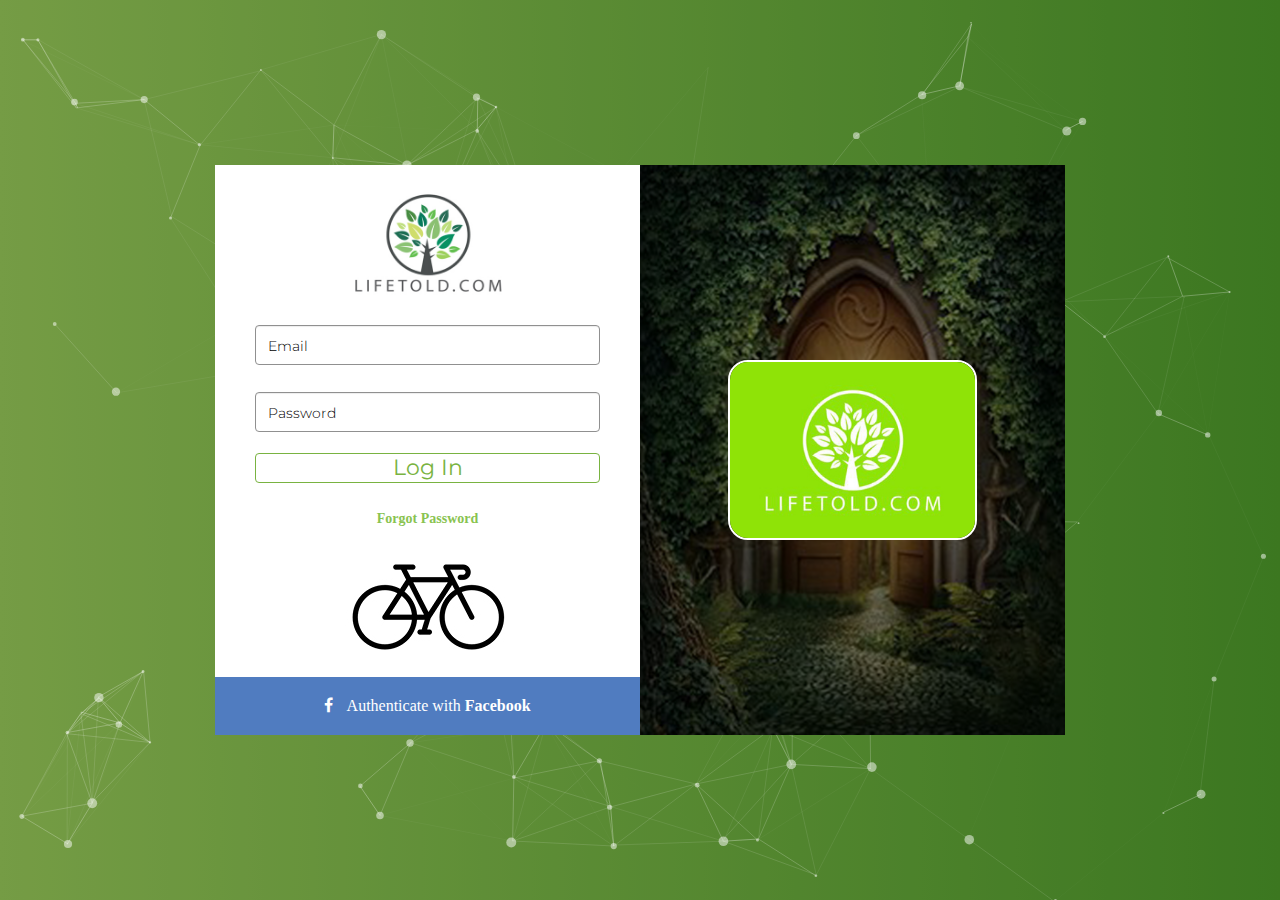
<file: login.html>
<!DOCTYPE html>
<html lang="en">
   <head>
      <meta charset="utf-8">
      <meta http-equiv="X-UA-Compatible" content="IE=edge">
      <meta name="viewport" content="width=device-width, initial-scale=1">
      <!-- The above 3 meta tags *must* come first in the head; any other head content must come *after* these tags -->
      <title>Lifetold | Login</title>
      <!-- Bootstrap -->
      <link href="css/bootstrap.min.css" rel="stylesheet">
      <link href="css/style.css" rel="stylesheet" type="text/css">
      <link href="css/font-awesome.min.css" rel="stylesheet" type="text/css">
   </head>
   <body>
      <div class="main-container landing">
         <div class="flex-container">
		 <div class="scalable">
            <div class="left-container">
               <div class="logo">
                  <img class="img-responsive center-block" src="images/logo.jpg" alt="logo">
               </div>
               <div class="custom-form">
                  <form class="form-horizontal">
                     <fieldset>

						<!-- Text input-->
                        <div class="form-group">
                           <div class="col-md-12">
                              <input id="name" name="name" type="text" placeholder="Email" class="form-control input-md" required="">
                           </div>
                        </div>
                        <!-- Text input-->

						<!-- Text input-->
                        <div class="form-group">
                           <div class="col-md-12">
                              <input id="email" name="password" type="password" placeholder="Password" class="form-control input-md" required="">
                           </div>
                        </div>
                        <!-- Login button -->
                        <input type="submit" value="Log In" class="btn btn-info btn-block">
                        <p><a href="forgotpassword.html"> Forgot Password </a></p>
                        <img class="img-responsive center-block" src="images/bcl-img.jpg" alt="logo">
                     </fieldset>
                  </form>
               </div>
               <div class="facebook-feed">
                  <h2> <i class="fa fa-facebook" aria-hidden="true"></i> Authenticate with <a href="#"> Facebook </a></h2>
               </div>
            </div>
            <div class="right-container">
               <div class="life-img">
                 <img class="img-responsive center-block" src="images/lifetold-logo.jpg" alt="logo">
               </div>
            </div>
         </div>
         
      </div>
	  <div id="particles-js"></div>
      </div>
	  

      <!-- jQuery (necessary for Bootstrap's JavaScript plugins) -->
      <script src="https://ajax.googleapis.com/ajax/libs/jquery/1.12.4/jquery.min.js"></script>
      <!-- Include all compiled plugins (below), or include individual files as needed -->
      <script src="js/bootstrap.min.js"></script>
      <script src="js/particles.js"></script>
      <script src="js/app.js"></script>
   </body>
</html>
</file>
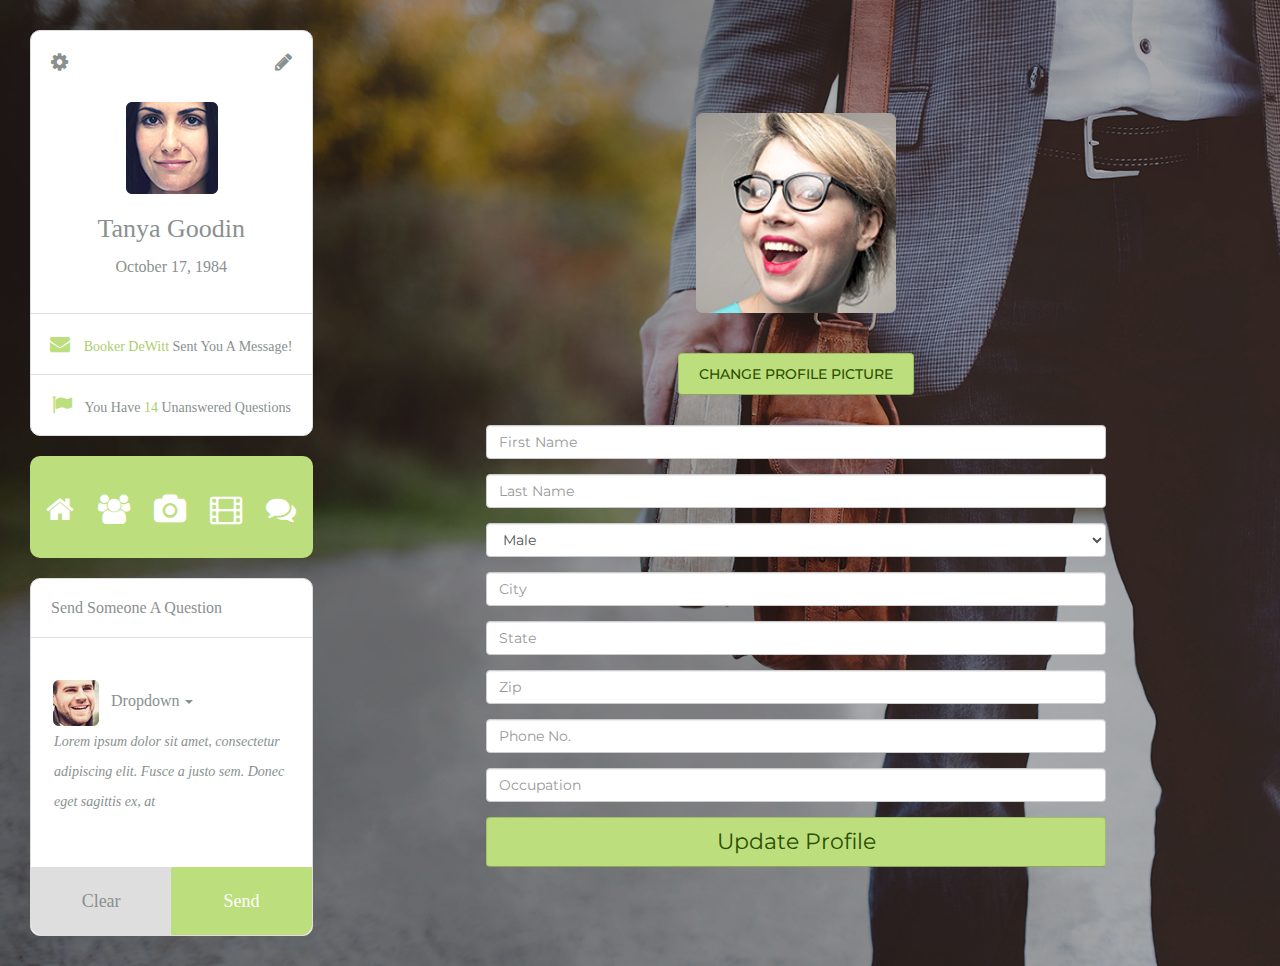
<file: setting-page.html>
<!DOCTYPE html>
<html lang="en">
   <head>
      <meta charset="utf-8">
      <meta http-equiv="X-UA-Compatible" content="IE=edge">
      <meta name="viewport" content="width=device-width, initial-scale=1">
      <!-- The above 3 meta tags *must* come first in the head; any other head content must come *after* these tags -->
      <title>Lifetold | Setting</title>
      <!-- Bootstrap -->
      <link href="css/bootstrap.min.css" rel="stylesheet">
      <link href="css/style.css" rel="stylesheet" type="text/css">
      <link href="css/font-awesome.min.css" rel="stylesheet" type="text/css">
   </head>
   <body>
      <div class="main-container home">
         <div class="wrapper flex-row">
            <div class="col-md-12 col-lg-12 flex-center-all-wrap">

                  <div class="col-lg-3 col-md-5 col-sm-6 col-xs-12">
                     <div class="user-profile-cont">
                        <div class="user-profile-sec">
                           <a href="#" class="pull-left"><i class="fa fa-cog" aria-hidden="true"></i></a>
                           <a href="#" class="pull-right"><i class="fa fa-pencil" aria-hidden="true"></i></a>
                           <div class="clearfix"></div>
                           <div class="user-p">
                              <img class="img-responsive center-block" src="images/user-pro-img.png" alt="logo">
                              <h6>Tanya Goodin</h6>
                              <p>October 17, 1984</p>
                           </div>
                        </div>
                        <div class="user-t">
                           <h3> <i class="fa fa-envelope" aria-hidden="true"></i><a href="#"> Booker DeWitt </a> Sent You A Message!</h3>
                           <h4> <i class="fa fa-flag" aria-hidden="true"></i> You Have <a href="#">14 </a> Unanswered Questions</h4>
                        </div>
                     </div>
                     <div class="clearfix"></div>
                     <div class="margin-tb">
                        <div class="menu">
                           <ul>
                              <li><a href="home.html"><i class="fa fa-home" aria-hidden="true"></i> </a></li>
                              <li><a href="#"><i class="fa fa-users" aria-hidden="true"></i></a> </li>
                              <li><a href="lifetold-beginrecording-02.html"><i class="fa fa-camera" aria-hidden="true"></i> </a></li>
                              <li><a href="#"><i class="fa fa-film" aria-hidden="true"></i></a></li>
                              <li><a href="#"><i class="fa fa-comments" aria-hidden="true"></i></a></li>
                           </ul>
                        </div>
                     </div>
                     <div class="clearfix"></div>
                     <div class="user-profile-cont ">
                        <h1> Send Someone A Question </h1>
                        <div class="user-Drop">
                           <img class="img-responsive center-block" src="images/user-drop.png" alt="logo">
                           <div class="dropdown question-drop">
                              <a href="#" class="dropdown-toggle" data-toggle="dropdown"> Dropdown <span class="caret"></span> </a>
                              <ul class="dropdown-menu" aria-labelledby="dropdownMenu1">
                                 <li><a href="#">Action</a></li>
                                 <li><a href="#">Another action</a></li>
                                 <li><a href="#">Something else here</a></li>
                                 <li role="separator" class="divider"></li>
                                 <li><a href="#">Separated link</a></li>
                              </ul>
							   </div>
                              <p>Lorem ipsum dolor sit amet, consectetur adipiscing elit. Fusce a justo sem. Donec eget sagittis ex, at </p>
                          
                        </div>
                        <div class="clearfix"></div>
                        <div class="user-btn">
                           <a href="#" class="pull-left"> Clear </a>
                           <a href="#" class="pull-right send"> Send </a>
                        </div>
                     </div>
                  </div>
                  <div class="col-lg-9 col-md-7 col-sm-6 col-xs-12">
                     <div class="middle-cont">
				  <div class="ctm-form">



				  <div class="change-profile-img">
				  
				  <div class="preview-img">
				  <img src="images/testi-img5.png" id="imagePreview" alt="Preview Image" class="center-block"/>
				  </div>
				  <input type="file" name="imageUpload" id="imageUpload" class="hide"/> 
				  <label for="imageUpload" class="btn btn-large select-file">Change Profile Picture</label>

				  
				  
				  </div>
				  
				  
				  
                  <form class="">
                     <fieldset>
                        <!-- Text input-->
                           <div class="col-md-12">
						    <div class="form-group">
                              <input id="name" name="name" type="text" placeholder="First Name" class="form-control input-md" required="">
                           </div>
                        </div>
                        <!-- Text input-->
                           <div class="col-md-12">
						   <div class="form-group">
                             <input id="name" name="name" type="text" placeholder="Last Name" class="form-control input-md" required="">
                           </div>
                        </div>
                        <!-- Password input-->
                           <div class="col-md-12">
						    <div class="form-group">
								<select class="form-control">
									<option>Male </option>
									<option>Female</option>
								</select>
                           </div>
                        </div>
						<!-- Text input-->
                           <div class="col-md-12">
						   <div class="form-group">
                             <input id="name" name="name" type="text" placeholder="City" class="form-control input-md" required="">
                           </div>
                        </div>
						
						<!-- Text input-->
                       
                           <div class="col-md-12">
						    <div class="form-group">
                             <input id="name" name="name" type="text" placeholder="State" class="form-control input-md" required="">
                           </div>
						   </div>
						   
						   <div class="col-md-12">
						    <div class="form-group">
                             <input id="name" name="name" type="text" placeholder="Zip" class="form-control input-md" required="">
                           </div>
						   </div>
						   
                        
						
						<!-- Text input-->
                           <div class="col-md-12">
						   <div class="form-group">
                             <input id="name" name="name" type="text" placeholder="Phone No." class="form-control input-md" required="">
                           </div>
                        </div>
						
						<!-- Text input-->
                           <div class="col-md-12">
						   <div class="form-group">
                             <input id="name" name="name" type="text" placeholder="Occupation" class="form-control input-md" required="">
                           </div>
                        </div>
						
                        <!-- Register button -->
						
						 <div class="col-md-12">
						   <div class="form-group">
                        <input type="submit" value="Update Profile" class="btn btn-info btn-block upp">
						</div>
						</div>
						
                     </fieldset>
                  </form>
               </div>
                     </div>
                  </div>
            </div>
         </div>
      </div>
      <!-- jQuery (necessary for Bootstrap's JavaScript plugins) -->
      <script src="https://ajax.googleapis.com/ajax/libs/jquery/1.12.4/jquery.min.js"></script>
      <!-- Include all compiled plugins (below), or include individual files as needed -->
      <script src="js/bootstrap.min.js"></script>
      <script src="js/particles.js"></script>
      <script src="js/app.js"></script>
	   <script>
	  $('#imageUpload').change(function(){			
			readImgUrlAndPreview(this);
			function readImgUrlAndPreview(input){
				 if (input.files && input.files[0]) {
			            var reader = new FileReader();
			            reader.onload = function (e) {			            	
			                $('#imagePreview').attr('src', e.target.result);
							}
			          };
			          reader.readAsDataURL(input.files[0]);
			     }	
		});
	  </script>
	  
	  
   </body>
</html>
</file>
<file: css/style.css>
@import url('https://fonts.googleapis.com/css?family=Playfair+Display:400,400i,700,700i,900,900i');
@import url('https://fonts.googleapis.com/css?family=Montserrat:300,300i,400,400i,500,500i,600,600i,700');
body {
	font-family: 'Montserrat', sans-serif;
	font-size: 15px;
	line-height: 26px;
	color: #413c35;
}

body,
html {
	height: 100%;
}

.pk_video {
	background-color: red !important;
	/* or whatever you want */
}

.main-container {
	display: -webkit-box;
	display: -moz-box;
	display: -ms-flexbox;
	display: -webkit-flex;
	display: flex;
	min-height: 100%;
	position: relative;
	background-image: url(../images/bg-image.jpg);
	background-position: center bottom;
	background-repeat: no-repeat;
	background-size: cover;
	-moz-background-size: cover;
	-o-background-size: cover;
	-ms-background-size: cover;
	-webkit-background-size: cover;
	background-color: transparent;
	padding: 30px 0px;
	overflow: hidden;
	background: #56ab2f;  /* fallback for old browsers */
	background: -webkit-linear-gradient(to right, #a8e063, #56ab2f);  /* Chrome 10-25, Safari 5.1-6 */
	background: linear-gradient(to right, #a8e063, #56ab2f); /* W3C, IE 10+/ Edge, Firefox 16+, Chrome 26+, Opera 12+, Safari 7+ */

}

.main-container.landing{
	align-items: center;
	-ms-align-items: center;
}

.main-container::before {
	position: absolute;
	left: 0;
	right: 0;
	content: "";
	top: 0;
	bottom: 0;
	background: rgba(0, 0, 0, 0.3);
}



.scalable {
	display: -webkit-box;
	display: -moz-box;
	display: -ms-flexbox;
	display: -webkit-flex;
	display: flex;
    width: 100%;
}
.home {
	background-image: url(../images/main-banner-img.jpg);
	background-position: center top;
		background-size: cover;
	-moz-background-size: cover;
	-o-background-size: cover;
	-ms-background-size: cover;
	-webkit-background-size: cover;
	
}

.pg-1 {
	background-image: url(../images/home1-banner-img.jpg);
	background-position:center top;
		background-repeat: no-repeat;
	background-size: cover;
	-moz-background-size: cover;
	-o-background-size: cover;
	-ms-background-size: cover;
	-webkit-background-size: cover;
}

.no-padding{
padding:0;	
}

.home .home-cont {
  display: -webkit-box;
  display: -webkit-flex;
  display: -ms-flexbox;
  display:         flex;
    align-items: center;
-ms-align-items: center;
}
.wrapper{width: 100%;}


.flex-row{
  display: -ms-flexbox;
  display: flex;
  -ms-flex-wrap: wrap;
      flex-wrap: wrap;
}
.custom-form .form-control {
	font-size: 15px;
	color: #000 !important;
	font-weight: 300;
	height:40px;
	font-family: lato;
	margin: 6px 0;
	border: 1px solid #909090;
	font-family: 'Montserrat', sans-serif;
}
.custom-form .form-control::-moz-placeholder {
    color: #404040 !important;
    font-family: 'Montserrat', sans-serif;
	font-size: 14px;
}

.custom-form .form-control::-webkit-input-placeholder { 
    color: #000000 !important;
    font-family: 'Montserrat', sans-serif;
	font-size: 14px;
}
.custom-form .form-control::-moz-placeholder {
    color: #404040 !important;
    font-family: 'Montserrat', sans-serif;
	font-size: 14px;
}
.custom-form .form-control:-ms-input-placeholder {
    color: #404040 !important;
    font-family: 'Montserrat', sans-serif;
	font-size: 14px;
}

.custom-form {
	margin:20px 0;
	padding: 0 40px;
}

.custom-form .btn {
	border: 1px solid #79b341;
	background-color: transparent;
	color: #79b341;
	padding:4px 0;
	font-family: lato;
	font-size: 22px;
	font-family:'Montserrat', sans-serif
}

.custom-form .btn:hover {
	background-color: #79b341;
	color: #fff;
	transition: all ease .5s;
}
textarea.form-control {
    height: auto !important;
}
.custom-form a {
	color: #89c351;
	font-family: lato;
	font-weight: 600;
	padding: 0 6px;
	text-decoration: none;
}

.custom-form a:hover {
	color: #69a331;
}

.custom-form p {
text-align: center;
padding: 20px 0;
font-family: lato;
font-weight: 400;
font-size: 14px;
color: #606060;
line-height: 30px;
margin-bottom: 0;
font-family: 'Montserrat', sans-serif;
}

.left-container {
	float: left;
	width: 50%;
}

.right-container {
	float: left;
	width: 50%;
	display: -webkit-box;
	display: -moz-box;
	display: -ms-flexbox;
	display: -webkit-flex;
	flex-flow: column;
	justify-content: center;
	background-image: url(../images/bg-image1.jpg);
	background-position: center bottom;
	background-repeat: no-repeat;
	background-size: cover;
	-moz-background-size: cover;
	-o-background-size: cover;
	-ms-background-size: cover;
	-webkit-background-size: cover;
	position: relative;
}

.right-container::before {
	position: absolute;
	left: 0;
	right: 0;
	content: "";
	top: 0;
	bottom: 0;
	background: rgba(0, 0, 0, 0.5);
}
.life-img {
    z-index: 9;
    position: relative;
}
.life-img img {
    border: 2px solid #fff;
    max-width: 250px;
	border-radius: 20px;
}
.facebook-feed {
	display: inline-block;
	background-color: #507cc0;
	width: 100%;
	color: #fff;
	text-align: center;
}

.facebook-feed h2 {
	font-size:16px;
	font-family: lato;
	padding: 20px 0;
	margin: 0;
}

.facebook-feed .fa-facebook {
	padding-right: 10px;
}

.facebook-feed a {
	color: #fff;
	text-decoration: none;
	font-weight: bold;
	font-size: 16px;
}

.flex-container {
	display: -webkit-box;
	display: -moz-box;
	display: -ms-flexbox;
	display: -webkit-flex;
	display: flex;
	max-width:850px;
	margin: 0 auto;
	width: 100%;
	background-color: #fff;
	position: relative;
	z-index: 1;
}

.logo img {
	padding: 20px 20px 0 20px;
	width: 200px;
}

#particles-js,
#particles-js canvas {
	position: absolute;
	width: 100%;
	height: 100%;
	background-color: transparent;
}

.user-profile-cont {
	background-color: #fff;
	border-radius: 10px;
	border: 1px solid #dedede;
	display: inline-block;
	width: 100%;
}

.user-profile-sec {
	padding: 20px 20px 10px 20px;
}

.user-p {
	padding: 13px 0;
	text-align: center;
	font-family: Droid Serif;
}

.user-p img {
	padding: 10px 0;
}

.user-p h6 {
	font-size: 26px;
	color: #89908f;
}

.user-p p {
	color: #89908f;
	font-size: 16px;
}

.user-profile-cont .fa {
	color: #89908f;
	font-size: 20px;
}

.user-t h3 {
	border-top: 1px solid #dedede;
	border-bottom: 1px solid #dedede;
}

.user-t h3,
h4 {
	padding: 20px 5px;
	font-size: 16px;
	font-family: Droid Serif;
	text-align: center;
	color: #89908f;
	margin: 0;
}

.user-t .fa {
	color: #bcde7d;
	padding-right: 10px;
}

.user-t a {
	color: #acce6d;
	text-decoration: none;
}

.margin-tb {
	margin: 20px 0;
}

.menu {
	background-color: #bcde7d;
	color: #fff;
	border-radius: 10px;
	width: 100%;
	display: inline-block;
	margin: 0;
	padding: 10px 0;
}

.menu ul {
	margin: 0;
	padding: 0;
	list-style: none;
	text-align: center;
}

.menu ul li {
	display: inline-block;
	padding: 20px 10px 20px 10px;
	margin: 8px 0 0 0;
}

.menu .fa {
    font-size: 30px;
    color: #fff;
}

a:focus {
	outline: none !important;
}
.menu ul li a .fa {
    transition: all .3s ease;

}
.menu ul li a:hover .fa {
    transform: scale(1.5);
}



.user-profile-cont h1 {
	color: #89908f;
	margin: 0;
	padding: 20px 20px;
	font-size: 16px;
	font-family: droid serif;
	border-bottom: 1px solid #dedede;
}

.user-Drop img {
	float: left;
	padding-right: 10px;
	padding-left: 20px;
}

.question-drop a {
	font-size: 20px;
	font-family: Droid Serif;
	color: #89908f;
	text-decoration: none;
	margin: 0;
	padding: 10px 0 0 0;
	display: inline-block;
}

.question-drop {
    margin-left: 80px;
}

.user-Drop {
	display: inline-block;
	width: 100%;
	margin: 40px 0;
}

.user-Drop p {
	display: inline-block;
	padding: 0 80px;
	color: #89908f;
	font-family: Droid Serif;
	font-style: italic;
	line-height: 30px;
	font-size: 16px;
}

.user-btn a {
	background-color: #dedede;
	border: 1px solid #dedede;
	width: 50%;
	text-align: center;
	font-size: 18px;
	color: #89908f;
	font-family: Droid Serif;
	text-decoration: none;
	padding: 20px 0;
}
.user-btn .pull-left {
    border-radius: 0 0 0 10px;
}
.user-btn .pull-right {
    border-radius: 0px 0px 10px 0;
}


.send {
	background-color: #bcde7d !important;
	border: 1px solid #bcde7d !important;
	color: #fff !important;
}


.question-drop .dropdown-menu a {
	font-size: 14px;
	color: #89908f;
	font-family: Droid Serif;
}
.middle-up {
display: -webkit-box;
display: -moz-box;
display: -ms-flexbox;
display: -webkit-flex;
display: flex;
align-items: center;
-ms-align-items: center;
}
.middle-up img {
    width: 94px;
    height: 94px;
    object-fit: cover;
    margin-right: 10px;
}

.m-up-txt p {
	color: #fff;
	font-family: Droid Serif;
	font-style: italic;
	font-size: 17px;
}

.m-up-txt h2 {
	font-size: 23px;
	padding: 0;
	margin: 0px 0;
	color: #fff;
	font-family: Droid Serif;
	line-height: 30px;
}

.m-up-txt {
	margin: 0 0;
	padding: 6px 0;
}

.middle-cont h1 {
    font-family: Playfair Display;
    font-size: 82px;
    line-height: 1.4;
    color: #fff;
	margin-top:0;
}

.middle-up p .fa {
	color: #bcde7d !important;
	font-size: 18px;
	padding-right: 10px;
}

.middle-up p {
	color: #fff;
	text-transform: uppercase;
	font-family: 'Montserrat', sans-serif;
	letter-spacing: 4px;
}
.middle-cont p {
    color: #fff;
}



.home::before {
	position: absolute;
	left: 0;
	right: 0;
	content: "";
	top: 0;
	bottom: 0;
	background: rgba(0, 0, 0, 0.3);
}
.pg-1::before {
	position: absolute;
	left: 0;
	right: 0;
	content: "";
	top: 0;
	bottom: 0;
	background: rgba(0, 0, 0, 0.6);
}
.middle-cont h3{
    font-family: Playfair Display;
    font-size: 60px;
    line-height: 80px;
    color: #fff;
    padding: 10px 20px;
    text-align: center;
    margin: 0;
}
.middle-cont h5 {
    font-family: 'Montserrat', sans-serif;
    text-transform: uppercase;
    letter-spacing: 3px;
    font-size: 16px;
    font-weight: bold;
    color: #fff;
    text-align: center;
    margin: 50px 0;
}

.pre-nxt {
    position: absolute;
    right: 0;
    width:72%;
    padding: 0 40px 0 20px;
	z-index:1;
	top:22px;
}

.main-container.no-padding .pre-nxt {
    padding-top:30px;
}


.flex-ver-center {
	display: -webkit-box;
	display: -moz-box;
	display: -ms-flexbox;
	display: -webkit-flex;
	display: flex;
	align-items: center;
	-ms-align-items: center;
}

.flex-center-all{
	display: -webkit-box;
	display: -moz-box;
	display: -ms-flexbox;
	display: -webkit-flex;
	display: flex;
	align-items: center;
	-ms-align-items: center;
	justify-content:center;
	-ms-justify-content:center;
}
.flex-center-all-wrap{
display: -ms-flexbox;
display: flex;
-ms-flex-wrap: wrap;
flex-wrap: wrap;
	align-items: center;
	-ms-align-items: center;
	justify-content:center;
	-ms-justify-content:center;
}


.pg-1 .left-cont {
    background: rgba(0,0,0,0.5);
   padding-top: 30px;
   padding-bottom: 30px;
}
.cam-logo .pull-right {
    margin: 8px 0;
}

/****************************** 11-9-2017 ********************************/

.pg4-cont h1 {
    color: #fff;
    font-family: Playfair Display;
    margin: 100px 0 30px 0;
    padding: 0 0px 0px 0px;
}
.pg4-cont h1 span {
    color: #bdbdbd;
    font-family: Droid Serif;
}
.pg4-cont h1 span a {
    color: #bcde7d;
}

.p-active {
  color: #bcbfbf;
  font-family: Droid Serif;
  font-size: 18px;
  margin:0 0 30px 0;
  padding:0 0 0 28px;
  position: relative;
}
.p-active .fa {
  padding-right: 10px;
position: absolute;
left: 0;
top: 4px;

}
.p-active:hover {
  color: #bcde7d;
  }

 .pg4-cont:focus .p-active span {
  color: #bcde7d;
  }
  
.pg4-cont a {
    text-decoration: none;
}  
  
  
a:focus .p-active {
  color: #fff;
}

a:focus .fa{
  color: #bcde7d;
}

.pg4-cont h5 {
    font-family: 'Montserrat', sans-serif;
    text-transform: uppercase;
    letter-spacing: 3px;
    font-size: 16px;
    font-weight: bold;
    color: #fff;
    text-align: center;
    margin: 10px 0 20px 0;
}


.pg-5::before {
	position: absolute;
	left: 0;
	right: 0;
	content: "";
	top: 0;
	bottom: 0;
	background: rgba(0, 0, 0, 0.0);
}
.pg5-txt p {
  font-family: 'Montserrat', sans-serif;
  text-transform: uppercase;
  font-weight: 600;
  color: #494f4f;
  padding: 0px 0;
  letter-spacing: 2px;
}
.pg5-txt h1 {
    font-size: 64px;
    font-family: Playfair Display;
    margin: 0 0 30px 0;
    line-height: 77px;
    padding: 20px 0;
    color: #494f4f;
}

.pg5-txt h5 {

font-size: 30px;
  line-height: 30px;
  color: #494f4f;
  font-family: Playfair Display;
  
}

.pg5-txt h6 {

font-size: 24px;
  line-height: 30px;
  color: #494f4f;
  font-family: Playfair Display;
  
}

.pg5-txt {
  display: inline-block;
  width: 100%;
  margin: 20px 0;
  
}
.uf-2 p {
    text-transform: uppercase;
    text-align: center;
    font-family: Montserrat;
    color: #bcde7d;
    font-weight: 600;
}

.m-head {
    font-size: 26px;
	margin-top: 100px;
	line-height:1.4;
}
.p-sub-t {
    font-size: 14px;
    font-family: droid serif;
    padding: 0 0 0px 26px;
    line-height: 30px;
}

.my-pro-txt h4 {
    font-size: 33px;
    text-align: left;
    font-family: Playfair Display;
    margin: 0;
    padding: 33px 0 10px 0;
    color: #fff;
}

.my-pro-txt h5 {
    font-family: Montserrat;
    text-transform: uppercase;
    margin: 0;
    padding: 10px 0 20px 0;
    font-size: 13px !important;
    text-align: left;
	letter-spacing: 4px;
}
.my-pro-txt a {
    text-decoration: none;
}
.my-pro-txt p{
    font-family: Montserrat;
}



.my-profile-img {
  position: relative;
  top: 0;
  bottom: 0;
}
.ip-img-sec {
  position: absolute;
  top: 0;
  color: #fff;
  font-family: Droid Serif;
  padding: 10px 20px;
  width: 100%;
}
.ip-img-sec h2 {
    font-size: 25px;
    line-height: 1.4;
    margin: 0;
    color: #fff;
}

.ip-img-sec p .fa {
    color: #bede7d;
}
.my-profile-img {
    position: relative;
    padding: 0 0;
    margin: 0 0 20px 0;
}
.ip-img-sec a
{
text-decoration:none;
}
.ip-img-sec a p {
    margin: 0;
}
.my-pf::before, .tree-view::before {

	background: rgba(0, 0, 0, 0.7);
}
.my-profile-img:hover .ip-img-sec {
    background: #bcde7d;
	height: 100%;
	border-radius: 4px;
}
.my-profile-img:hover .ip-img-sec p .fa {
    color: #fff;
	
}
.ip-img-sec a {
    color: #fff;
}
.flex-wrap
{
display: -ms-flexbox;
display: flex;
-ms-flex-wrap: wrap;
flex-wrap: wrap;
}


.grly-drop a {
  padding-left: 20px;
}
.grly-drop a .fa {
  padding-right: 20px;
  padding-top: 0;
}
.grly-drop {
  padding: 15px 0;
  border-bottom: 1px solid #d2d2d2;
  margin: 0;
}


.update {
    background-color: #bcde7d;
    display: inline-block;
    width: 100%;
    text-align: center;
    padding: 10px;
    font-size: 18px;
    font-family: Droid Serif;
    font-weight: 500;
    color: #fff;
    border-radius: 0 0 6px 6px;
    text-decoration: none !important;
}
.update:hover {
    color: #4c6e0d;
}
.play-vdo {
    background-color: #acce6d;
    padding: 4px 8px;
    color: #fff;
    border-radius: 4px;
    display: inline-block;
    margin: 4px 0;
    text-decoration: none;
    font-size: 14px;
}
.play-vdo:hover
{
color: #374123;
text-decoration: none;
}
/*************************** Search Bar **********************************/

.g-d {
display: -webkit-box;
display: -moz-box;
display: -ms-flexbox;
display: -webkit-flex;
display: flex;
    border-bottom: 1px solid #D0D0D0;
   padding: 10px;
   margin: 0 0;
	
}	


.g-d h1 {
    border: none;
    margin: 0;
    padding: 7px 0;
    font-size: 16px;
	margin-right:10px;
}
.g-d #custom-search-form {
 margin-left:auto;
}
.input-append {
  background-color: #dedede;
  padding: 0 0;
  border-radius: 4px;
  position:relative;
}
.search-query {
  background-color: #dedede;
  border: none;
  border-radius: 2px;
  color: #fff;
  opacity: 1;
  padding-left: 10px;
  height: 34px;
  width: 100%;
}
.g-d .btn-link {
    padding: 0 5px;
    margin: 0;
    border: none;
    position: absolute;
    right: 0;
    line-height: 34px;
}
.g-d .btn-link .fa {
  font-size: 14px;
  color: #fff;
}

/*******************************************/


.cont-lf-img {
  position: relative;
  width: 100%;
  margin: 0 0 10px 0;
}

.lf-image {
  display: block;
  width: 100%;
  height: auto;
}

.overlay {
  position: absolute;
  bottom: 100%;
  left: 0;
  right: 0;
  background-color: #bcde7d;
  overflow: hidden;
  width: 100%;
  height:0;
  transition: .5s ease;
  border-radius:4px;
}

.cont-lf-img:hover .overlay {
  bottom: 0;
  height: 100%;
}

.text {
  white-space: nowrap; 
  color: white;
  font-size: 20px;
  position: absolute;
  overflow: hidden;
  top: 50%;
  left: 50%;
  transform: translate(-50%, -50%);
  -ms-transform: translate(-50%, -50%);
  font-family:Droid Serif;
  text-align: center;
}
.text h4 {
  font-size: 24px;
  color: #fff;
  padding: 6px 0;
  margin: 0;
}
.text span {
  background-color: #fff;
  padding: 3px 10px;
  color: #a2c069;
  border-radius: 20px;
  margin: 6px 0;
  display: inline-block;
}
.text p {
  font-size: 14px;
  font-style: italic;
}

.gy-d .slimScrollDiv {
    width: 100% !important;
}
.gy-d  .my-profile-img img {
    width: 100%;
}


/***************************** Setting start ************************************/
.hide{display:none;}
.btn {
display: inline-block;
padding: 4px 12px;
margin-bottom: 0;
font-size: 14px;
line-height: 20px;
color: #333333;
text-align: center;
vertical-align: middle;
cursor: pointer;
border: 1px solid #bbbbbb;
border-color: #e6e6e6 #e6e6e6 #bfbfbf;
border-color: rgba(0, 0, 0, 0.1) rgba(0, 0, 0, 0.1) rgba(0, 0, 0, 0.25);
border-bottom-color: #a2a2a2;
-webkit-border-radius: 4px;
-moz-border-radius: 4px;
border-radius: 4px;
}
.btn {
border-color: #c5c5c5;
border-color: rgba(0, 0, 0, 0.15) rgba(0, 0, 0, 0.15) rgba(0, 0, 0, 0.25);
}
.btn-large {
padding: 11px 19px;
font-size: 17.5px;
-webkit-border-radius: 4px;
-moz-border-radius: 4px;
border-radius: 4px;
}

.preview-img {
    width: 200px;
    height: auto;
    background-color: transparent;
    margin: 0 auto;
    padding-bottom: 20px;
}

#imagePreview {
    width: 100%;
    border-radius: 4px;
    height: auto;
}
.change-profile-img {
    text-align: center;
    padding: 30px 0;
}

.select-file {
    display: inline-block;
    margin: 20px 0 0 0;
    padding: 10px 20px !important;
    background-color: #bcde7d !important;
    color: #2c4e00 !important;
    font-size: 14px !important;
    text-transform: uppercase;
    font-weight: 500;
}

.select-file:hover , .upp:hover{
    background-color: #000 !important;
    color: #79b341 !important;
    transition: all ease .5s;
}
.upp {
    background-color: #bcde7d !important;
    color: #2c4e00 !important;
    padding: 14px 0 !important;
    font-size: 22px !important;
}
.ctm-form{
	margin:20px auto;
	max-width:650px;
}

.user-Drop.grly-drop .question-drop {
    margin-left: 0;
}
.user-Drop.grly-drop .dropdown-menu {
    margin-left: 70px;
}

label {
    font-weight: 100;
}
input[type="checkbox"], input[type="radio"] {
    margin: 4px 4px 0 0;
    line-height: normal;
}

/**********************************/

.checkbox label:after, 
.radio label:after {
    content: '';
    display: table;
    clear: both;
}

.checkbox .cr {
    position: relative;
    display: inline-block;
    border: 1px solid #a9a9a9;
    border-radius: 3px;
    width: 16px;
    height: 16px;
    float: left;
    top: 5px;
}

.checkbox  label{

    padding-left: 0;
	}

.checkbox:hover , .checkbox:focus label, .checkbox:active label{
    color: #bcde7d;
}
.checkbox .cr .cr-icon, .radio .cr .cr-icon {
    position: absolute;
    font-size: 10px;
    line-height: 0;
    top: 51%;
    left: 2px;
}

.radio .cr .cr-icon {
    margin-left: 0.04em;
}

.checkbox label input[type="checkbox"],
.radio label input[type="radio"] {
    display: none;
}

.checkbox label input[type="checkbox"] + .cr > .cr-icon,
.radio label input[type="radio"] + .cr > .cr-icon {
    transform: scale(3) rotateZ(-20deg);
    opacity: 0;
    transition: all .3s ease-in;
}

.checkbox label input[type="checkbox"]:checked + .cr > .cr-icon,
.radio label input[type="radio"]:checked + .cr > .cr-icon {
    transform: scale(1) rotateZ(0deg);
    opacity: 1;
}

.checkbox label input[type="checkbox"]:disabled + .cr,
.radio label input[type="radio"]:disabled + .cr {
    opacity: .5;
}



.checkbox, .radio {
    position: relative;
    display: block;
    margin-top: 0px;
    margin-bottom: 20px;
    color: #bcbfbf;
}
.tpm-txt:hover {
    color: #bcde7d;
}
.tpm-txt {
   padding-left: 10px;
    font-family: Droid Serif;
    color: #bcbfbf;
}






/*************************** Media Query  ********************************/

@media(max-width:1400px) {
	.user-t h3,
	h4 {
		font-size: 14px;
	}
	.menu ul li {
		padding: 20px 10px 20px 10px;
	}
	.middle-cont h1 {
		font-size: 54px;
	}
	.user-Drop p {
		padding: 0 23px;
		font-size: 14px;
	}
	.m-up-txt p {
		font-size: 16px;
	}
	
	.middle-cont h3 {
    font-size: 40px;
    line-height: 60px;
    padding: 0px 20px;

}

.pg4-cont h1 {
    margin: 80px 0 20px 0;
    font-size: 18px;
	padding: 0;
}	
	
.p-active {
    font-size: 15px;
}
.p-active p {
    font-size: 15px;
}

.middle-cont p {
    margin-top: 0px;
	line-height: 26px;
	}
.my-pro-txt h5 {
    padding: 10px 0 10px 0;
	}






.grly-drop a .fa {
    padding-right: 15px;
}

.text span {
    padding: 0px 9px;
    margin: 0 0;
    font-size: 14px;
}
.text h4 {
    font-size: 18px;
    padding: 10px 0 0 0;
    margin: 0;
}

.ip-img-sec h2 {
    font-size: 20px;
}

.g-d{display:block;}
.question-drop a{font-size:16px;}
	
}

@media(max-width:1199px) {
	.menu ul li {
		padding: 20px 15px 20px 15px;
	}
	.middle-cont h1 {
		font-size: 50px;
	}
   .ip-img-sec h2 {
    font-size: 18px;
    line-height: 18px;
    margin: 0;
    padding: 5px 0;
    }
	
	.ip-img-sec {
    padding: 10px 10px;
	}
	.my-pro-txt h5 {

    letter-spacing: 1px;
}
.grly-drop a {
    padding-left: 10px;
}
.question-drop a{font-size:14px;}
.grly-drop a .fa {
    padding-right: 10px;
}

.input-append {
    padding: 0 0;
    margin: 0 0px;
    display: flex;
}
.search-query {
    max-width: 171px;
	}
#custom-search-form {
    margin-left: 6px;
}	

.grly-drop {
    padding: 10px 0;
	}
	
.pre-nxt {
    width: 100%;
    margin-bottom: 30px;
	position:static;
    padding-left: 15px;
display: -webkit-box;
display: -moz-box;
display: -ms-flexbox;
display: -webkit-flex;
display: flex;	
align-items: center;
-ms-align-items: center;	
}

.pre-nxt .close-it {
    padding-left: 15px;
	margin-left: auto;
}
.middle-up{display:block;}


.tpm-txt {
    padding-left: 6px;
	}



}

@media(max-width:991px) {

	.left-container,
	.right-container {
		width: 100%;
		float: none;
	}
	.right-container {
		display: block;
	}
	.flex-container, .scalable {
		display: block;
	}
	

.life-img{
padding:15px;
}
.ip-img-sec h2 {
    font-size: 25px;
    line-height: 28px;

}
.ip-img-sec {
    padding: 30px 10px;
}
 .flex-wrap {
    margin-top: 20px;
}
.recent-quetion .pre-nxt {
    width: 100%;
    position: relative;
    padding: 8px 30px;
	margin-bottom:20px;
}
.recent-quetion.main-container {
    padding: 0px;
}
.my-profile-img img{width:100%;}
.cont-lf-wrapper{
	margin-top:30px;
}

}

@media(max-width:767px) {


.left-cont.flex-ver-center{display:block;}

	.custom-form p {
		font-size: 16px;
	}
	.user-t h3,
	h4 {
		font-size: 13px;
	}
	.user-t .fa {
		padding-right: 2px;
		font-size: 14px;
	}
	.user-t h3,
	h4 {
		font-size: 13px;
	}

	.menu ul li {
		padding: 20px 8px 20px 8px;
	}
	.menu {
		padding: 10px 0;
	}
	.user-Drop p {
		padding: 0 22px;
	}
	.middle-cont {
		padding: 30px 10px;
	}
	.middle-up img {
		padding: 0 20px 0 0px;
		width: 90px;
	}
	.middle-up p {
		padding: 0;
		margin: 0;
		font-size: 14px;
		letter-spacing: 0;
	}
	.m-up-txt h2 {
		font-size: 17px;
	}
	.middle-cont h1 {
		font-size: 40px;
	}
	.middle-up p {
		padding: 8px 0;
		margin: 0;
		font-size: 14px;
		letter-spacing: 0;
	}
	.m-up-txt p {
		margin: 4px;
		padding: 0;
	}
.home .home-cont{display:block;}	

.pg-1 .left-cont {
    padding: 30px 10px;
}

.ip-img-sec h2 {
    font-size: 16px;
    line-height: 16px;

}
.ip-img-sec {
    padding: 10px 10px;
}

.my-pro-cont2, .my-pro-cont, .slimScrollDiv
{
 max-height:400px;
}
	
}
</file>
<file: css/mCustomScrollbar.css>
/*
== malihu jquery custom scrollbar plugin ==
Plugin URI: http://manos.malihu.gr/jquery-custom-content-scroller
*/



/*
CONTENTS: 
	1. BASIC STYLE - Plugin's basic/essential CSS properties (normally, should not be edited). 
	2. VERTICAL SCROLLBAR - Positioning and dimensions of vertical scrollbar. 
	3. HORIZONTAL SCROLLBAR - Positioning and dimensions of horizontal scrollbar.
	4. VERTICAL AND HORIZONTAL SCROLLBARS - Positioning and dimensions of 2-axis scrollbars. 
	5. TRANSITIONS - CSS3 transitions for hover events, auto-expanded and auto-hidden scrollbars. 
	6. SCROLLBAR COLORS, OPACITY AND BACKGROUNDS 
		6.1 THEMES - Scrollbar colors, opacity, dimensions, backgrounds etc. via ready-to-use themes.
*/



/* 
------------------------------------------------------------------------------------------------------------------------
1. BASIC STYLE  
------------------------------------------------------------------------------------------------------------------------
*/

	.mCustomScrollbar{ -ms-touch-action: pinch-zoom; touch-action: pinch-zoom; /* direct pointer events to js */ }
	.mCustomScrollbar.mCS_no_scrollbar, .mCustomScrollbar.mCS_touch_action{ -ms-touch-action: auto; touch-action: auto; }
	
	.mCustomScrollBox{ /* contains plugin's markup */
		position: relative;
		overflow: hidden;
		height: 100%;
		max-width: 100%;
		outline: none;
		direction: ltr;
	}

	.mCSB_container{ /* contains the original content */
		overflow: hidden;
		width: auto;
		height: auto;
	}



/* 
------------------------------------------------------------------------------------------------------------------------
2. VERTICAL SCROLLBAR 
y-axis
------------------------------------------------------------------------------------------------------------------------
*/

	.mCSB_inside > .mCSB_container{ margin-right: 30px; }

	.mCSB_container.mCS_no_scrollbar_y.mCS_y_hidden{ margin-right: 0; } /* non-visible scrollbar */
	
	.mCS-dir-rtl > .mCSB_inside > .mCSB_container{ /* RTL direction/left-side scrollbar */
		margin-right: 0;
		margin-left: 30px;
	}
	
	.mCS-dir-rtl > .mCSB_inside > .mCSB_container.mCS_no_scrollbar_y.mCS_y_hidden{ margin-left: 0; } /* RTL direction/left-side scrollbar */

	.mCSB_scrollTools{ /* contains scrollbar markup (draggable element, dragger rail, buttons etc.) */
		position: absolute;
		width: 16px;
		height: auto;
		left: auto;
		top: 0;
		right: 0;
		bottom: 0;
	}

	.mCSB_outside + .mCSB_scrollTools{ right: -26px; } /* scrollbar position: outside */
	
	.mCS-dir-rtl > .mCSB_inside > .mCSB_scrollTools, 
	.mCS-dir-rtl > .mCSB_outside + .mCSB_scrollTools{ /* RTL direction/left-side scrollbar */
		right: auto;
		left: 0;
	}
	
	.mCS-dir-rtl > .mCSB_outside + .mCSB_scrollTools{ left: -26px; } /* RTL direction/left-side scrollbar (scrollbar position: outside) */

	.mCSB_scrollTools .mCSB_draggerContainer{ /* contains the draggable element and dragger rail markup */
		position: absolute;
		top: 0;
		left: 0;
		bottom: 0;
		right: 0; 
		height: auto;
	}

	.mCSB_scrollTools a + .mCSB_draggerContainer{ margin: 20px 0; }

	.mCSB_scrollTools .mCSB_draggerRail{
		width: 2px;
		height: 100%;
		margin: 0 auto;
		-webkit-border-radius: 16px; -moz-border-radius: 16px; border-radius: 16px;
	}

	.mCSB_scrollTools .mCSB_dragger{ /* the draggable element */
		cursor: pointer;
		width: 100%;
		height: 30px; /* minimum dragger height */
		z-index: 1;
	}

	.mCSB_scrollTools .mCSB_dragger .mCSB_dragger_bar{ /* the dragger element */
		position: relative;
		width: 4px;
		height: 100%;
		margin: 0 auto;
		-webkit-border-radius: 16px; -moz-border-radius: 16px; border-radius: 16px;
		text-align: center;
	}
	
	.mCSB_scrollTools_vertical.mCSB_scrollTools_onDrag_expand .mCSB_dragger.mCSB_dragger_onDrag_expanded .mCSB_dragger_bar, 
	.mCSB_scrollTools_vertical.mCSB_scrollTools_onDrag_expand .mCSB_draggerContainer:hover .mCSB_dragger .mCSB_dragger_bar{ width: 12px; /* auto-expanded scrollbar */ }
	
	.mCSB_scrollTools_vertical.mCSB_scrollTools_onDrag_expand .mCSB_dragger.mCSB_dragger_onDrag_expanded + .mCSB_draggerRail, 
	.mCSB_scrollTools_vertical.mCSB_scrollTools_onDrag_expand .mCSB_draggerContainer:hover .mCSB_draggerRail{ width: 8px; /* auto-expanded scrollbar */ }

	.mCSB_scrollTools .mCSB_buttonUp,
	.mCSB_scrollTools .mCSB_buttonDown{
		display: block;
		position: absolute;
		height: 20px;
		width: 100%;
		overflow: hidden;
		margin: 0 auto;
		cursor: pointer;
	}

	.mCSB_scrollTools .mCSB_buttonDown{ bottom: 0; }



/* 
------------------------------------------------------------------------------------------------------------------------
3. HORIZONTAL SCROLLBAR 
x-axis
------------------------------------------------------------------------------------------------------------------------
*/

	.mCSB_horizontal.mCSB_inside > .mCSB_container{
		margin-right: 0;
		margin-bottom: 30px;
	}
	
	.mCSB_horizontal.mCSB_outside > .mCSB_container{ min-height: 100%; }

	.mCSB_horizontal > .mCSB_container.mCS_no_scrollbar_x.mCS_x_hidden{ margin-bottom: 0; } /* non-visible scrollbar */

	.mCSB_scrollTools.mCSB_scrollTools_horizontal{
		width: auto;
		height: 16px;
		top: auto;
		right: 0;
		bottom: 0;
		left: 0;
	}

	.mCustomScrollBox + .mCSB_scrollTools.mCSB_scrollTools_horizontal,
	.mCustomScrollBox + .mCSB_scrollTools + .mCSB_scrollTools.mCSB_scrollTools_horizontal{ bottom: -26px; } /* scrollbar position: outside */

	.mCSB_scrollTools.mCSB_scrollTools_horizontal a + .mCSB_draggerContainer{ margin: 0 20px; }

	.mCSB_scrollTools.mCSB_scrollTools_horizontal .mCSB_draggerRail{
		width: 100%;
		height: 2px;
		margin: 7px 0;
	}

	.mCSB_scrollTools.mCSB_scrollTools_horizontal .mCSB_dragger{
		width: 30px; /* minimum dragger width */
		height: 100%;
		left: 0;
	}

	.mCSB_scrollTools.mCSB_scrollTools_horizontal .mCSB_dragger .mCSB_dragger_bar{
		width: 100%;
		height: 4px;
		margin: 6px auto;
	}
	
	.mCSB_scrollTools_horizontal.mCSB_scrollTools_onDrag_expand .mCSB_dragger.mCSB_dragger_onDrag_expanded .mCSB_dragger_bar, 
	.mCSB_scrollTools_horizontal.mCSB_scrollTools_onDrag_expand .mCSB_draggerContainer:hover .mCSB_dragger .mCSB_dragger_bar{
		height: 12px; /* auto-expanded scrollbar */
		margin: 2px auto;
	}
	
	.mCSB_scrollTools_horizontal.mCSB_scrollTools_onDrag_expand .mCSB_dragger.mCSB_dragger_onDrag_expanded + .mCSB_draggerRail, 
	.mCSB_scrollTools_horizontal.mCSB_scrollTools_onDrag_expand .mCSB_draggerContainer:hover .mCSB_draggerRail{
		height: 8px; /* auto-expanded scrollbar */
		margin: 4px 0;
	}

	.mCSB_scrollTools.mCSB_scrollTools_horizontal .mCSB_buttonLeft,
	.mCSB_scrollTools.mCSB_scrollTools_horizontal .mCSB_buttonRight{
		display: block;
		position: absolute;
		width: 20px;
		height: 100%;
		overflow: hidden;
		margin: 0 auto;
		cursor: pointer;
	}
	
	.mCSB_scrollTools.mCSB_scrollTools_horizontal .mCSB_buttonLeft{ left: 0; }

	.mCSB_scrollTools.mCSB_scrollTools_horizontal .mCSB_buttonRight{ right: 0; }



/* 
------------------------------------------------------------------------------------------------------------------------
4. VERTICAL AND HORIZONTAL SCROLLBARS 
yx-axis 
------------------------------------------------------------------------------------------------------------------------
*/

	.mCSB_container_wrapper{
		position: absolute;
		height: auto;
		width: auto;
		overflow: hidden;
		top: 0;
		left: 0;
		right: 0;
		bottom: 0;
		margin-right: 30px;
		margin-bottom: 30px;
	}
	
	.mCSB_container_wrapper > .mCSB_container{
		padding-right: 30px;
		padding-bottom: 30px;
		-webkit-box-sizing: border-box; -moz-box-sizing: border-box; box-sizing: border-box;
	}
	
	.mCSB_vertical_horizontal > .mCSB_scrollTools.mCSB_scrollTools_vertical{ bottom: 20px; }
	
	.mCSB_vertical_horizontal > .mCSB_scrollTools.mCSB_scrollTools_horizontal{ right: 20px; }
	
	/* non-visible horizontal scrollbar */
	.mCSB_container_wrapper.mCS_no_scrollbar_x.mCS_x_hidden + .mCSB_scrollTools.mCSB_scrollTools_vertical{ bottom: 0; }
	
	/* non-visible vertical scrollbar/RTL direction/left-side scrollbar */
	.mCSB_container_wrapper.mCS_no_scrollbar_y.mCS_y_hidden + .mCSB_scrollTools ~ .mCSB_scrollTools.mCSB_scrollTools_horizontal, 
	.mCS-dir-rtl > .mCustomScrollBox.mCSB_vertical_horizontal.mCSB_inside > .mCSB_scrollTools.mCSB_scrollTools_horizontal{ right: 0; }
	
	/* RTL direction/left-side scrollbar */
	.mCS-dir-rtl > .mCustomScrollBox.mCSB_vertical_horizontal.mCSB_inside > .mCSB_scrollTools.mCSB_scrollTools_horizontal{ left: 20px; }
	
	/* non-visible scrollbar/RTL direction/left-side scrollbar */
	.mCS-dir-rtl > .mCustomScrollBox.mCSB_vertical_horizontal.mCSB_inside > .mCSB_container_wrapper.mCS_no_scrollbar_y.mCS_y_hidden + .mCSB_scrollTools ~ .mCSB_scrollTools.mCSB_scrollTools_horizontal{ left: 0; }
	
	.mCS-dir-rtl > .mCSB_inside > .mCSB_container_wrapper{ /* RTL direction/left-side scrollbar */
		margin-right: 0;
		margin-left: 30px;
	}
	
	.mCSB_container_wrapper.mCS_no_scrollbar_y.mCS_y_hidden > .mCSB_container{ padding-right: 0; }
	
	.mCSB_container_wrapper.mCS_no_scrollbar_x.mCS_x_hidden > .mCSB_container{ padding-bottom: 0; }
	
	.mCustomScrollBox.mCSB_vertical_horizontal.mCSB_inside > .mCSB_container_wrapper.mCS_no_scrollbar_y.mCS_y_hidden{
		margin-right: 0; /* non-visible scrollbar */
		margin-left: 0;
	}
	
	/* non-visible horizontal scrollbar */
	.mCustomScrollBox.mCSB_vertical_horizontal.mCSB_inside > .mCSB_container_wrapper.mCS_no_scrollbar_x.mCS_x_hidden{ margin-bottom: 0; }



/* 
------------------------------------------------------------------------------------------------------------------------
5. TRANSITIONS  
------------------------------------------------------------------------------------------------------------------------
*/

	.mCSB_scrollTools, 
	.mCSB_scrollTools .mCSB_dragger .mCSB_dragger_bar, 
	.mCSB_scrollTools .mCSB_buttonUp,
	.mCSB_scrollTools .mCSB_buttonDown,
	.mCSB_scrollTools .mCSB_buttonLeft,
	.mCSB_scrollTools .mCSB_buttonRight{
		-webkit-transition: opacity .2s ease-in-out, background-color .2s ease-in-out;
		-moz-transition: opacity .2s ease-in-out, background-color .2s ease-in-out;
		-o-transition: opacity .2s ease-in-out, background-color .2s ease-in-out;
		transition: opacity .2s ease-in-out, background-color .2s ease-in-out;
	}
	
	.mCSB_scrollTools_vertical.mCSB_scrollTools_onDrag_expand .mCSB_dragger_bar, /* auto-expanded scrollbar */
	.mCSB_scrollTools_vertical.mCSB_scrollTools_onDrag_expand .mCSB_draggerRail, 
	.mCSB_scrollTools_horizontal.mCSB_scrollTools_onDrag_expand .mCSB_dragger_bar, 
	.mCSB_scrollTools_horizontal.mCSB_scrollTools_onDrag_expand .mCSB_draggerRail{
		-webkit-transition: width .2s ease-out .2s, height .2s ease-out .2s, 
					margin-left .2s ease-out .2s, margin-right .2s ease-out .2s, 
					margin-top .2s ease-out .2s, margin-bottom .2s ease-out .2s,
					opacity .2s ease-in-out, background-color .2s ease-in-out; 
		-moz-transition: width .2s ease-out .2s, height .2s ease-out .2s, 
					margin-left .2s ease-out .2s, margin-right .2s ease-out .2s, 
					margin-top .2s ease-out .2s, margin-bottom .2s ease-out .2s,
					opacity .2s ease-in-out, background-color .2s ease-in-out; 
		-o-transition: width .2s ease-out .2s, height .2s ease-out .2s, 
					margin-left .2s ease-out .2s, margin-right .2s ease-out .2s, 
					margin-top .2s ease-out .2s, margin-bottom .2s ease-out .2s,
					opacity .2s ease-in-out, background-color .2s ease-in-out; 
		transition: width .2s ease-out .2s, height .2s ease-out .2s, 
					margin-left .2s ease-out .2s, margin-right .2s ease-out .2s, 
					margin-top .2s ease-out .2s, margin-bottom .2s ease-out .2s,
					opacity .2s ease-in-out, background-color .2s ease-in-out; 
	}



/* 
------------------------------------------------------------------------------------------------------------------------
6. SCROLLBAR COLORS, OPACITY AND BACKGROUNDS  
------------------------------------------------------------------------------------------------------------------------
*/

	/* 
	----------------------------------------
	6.1 THEMES 
	----------------------------------------
	*/
	
	/* default theme ("light") */

	.mCSB_scrollTools{ opacity: 0.75; filter: "alpha(opacity=75)"; -ms-filter: "alpha(opacity=75)"; }
	
	.mCS-autoHide > .mCustomScrollBox > .mCSB_scrollTools,
	.mCS-autoHide > .mCustomScrollBox ~ .mCSB_scrollTools{ opacity: 0; filter: "alpha(opacity=0)"; -ms-filter: "alpha(opacity=0)"; }
	
	.mCustomScrollbar > .mCustomScrollBox > .mCSB_scrollTools.mCSB_scrollTools_onDrag,
	.mCustomScrollbar > .mCustomScrollBox ~ .mCSB_scrollTools.mCSB_scrollTools_onDrag,
	.mCustomScrollBox:hover > .mCSB_scrollTools,
	.mCustomScrollBox:hover ~ .mCSB_scrollTools,
	.mCS-autoHide:hover > .mCustomScrollBox > .mCSB_scrollTools,
	.mCS-autoHide:hover > .mCustomScrollBox ~ .mCSB_scrollTools{ opacity: 1; filter: "alpha(opacity=100)"; -ms-filter: "alpha(opacity=100)"; }

	.mCSB_scrollTools .mCSB_draggerRail{
		background-color: #000; background-color: rgba(0,0,0,0.4);
		filter: "alpha(opacity=40)"; -ms-filter: "alpha(opacity=40)"; 
	}

	.mCSB_scrollTools .mCSB_dragger .mCSB_dragger_bar{
		background-color: #fff; background-color: rgba(255,255,255,0.75);
		filter: "alpha(opacity=75)"; -ms-filter: "alpha(opacity=75)"; 
	}

	.mCSB_scrollTools .mCSB_dragger:hover .mCSB_dragger_bar{
		background-color: #fff; background-color: rgba(255,255,255,0.85);
		filter: "alpha(opacity=85)"; -ms-filter: "alpha(opacity=85)"; 
	}
	.mCSB_scrollTools .mCSB_dragger:active .mCSB_dragger_bar,
	.mCSB_scrollTools .mCSB_dragger.mCSB_dragger_onDrag .mCSB_dragger_bar{
		background-color: #fff; background-color: rgba(255,255,255,0.9);
		filter: "alpha(opacity=90)"; -ms-filter: "alpha(opacity=90)"; 
	}

	.mCSB_scrollTools .mCSB_buttonUp,
	.mCSB_scrollTools .mCSB_buttonDown,
	.mCSB_scrollTools .mCSB_buttonLeft,
	.mCSB_scrollTools .mCSB_buttonRight{
		background-image: url(mCSB_buttons.png); /* css sprites */
		background-repeat: no-repeat;
		opacity: 0.4; filter: "alpha(opacity=40)"; -ms-filter: "alpha(opacity=40)"; 
	}

	.mCSB_scrollTools .mCSB_buttonUp{
		background-position: 0 0;
		/* 
		sprites locations 
		light: 0 0, -16px 0, -32px 0, -48px 0, 0 -72px, -16px -72px, -32px -72px
		dark: -80px 0, -96px 0, -112px 0, -128px 0, -80px -72px, -96px -72px, -112px -72px
		*/
	}

	.mCSB_scrollTools .mCSB_buttonDown{
		background-position: 0 -20px;
		/* 
		sprites locations
		light: 0 -20px, -16px -20px, -32px -20px, -48px -20px, 0 -92px, -16px -92px, -32px -92px
		dark: -80px -20px, -96px -20px, -112px -20px, -128px -20px, -80px -92px, -96px -92px, -112 -92px
		*/
	}

	.mCSB_scrollTools .mCSB_buttonLeft{
		background-position: 0 -40px;
		/* 
		sprites locations 
		light: 0 -40px, -20px -40px, -40px -40px, -60px -40px, 0 -112px, -20px -112px, -40px -112px
		dark: -80px -40px, -100px -40px, -120px -40px, -140px -40px, -80px -112px, -100px -112px, -120px -112px
		*/
	}

	.mCSB_scrollTools .mCSB_buttonRight{
		background-position: 0 -56px;
		/* 
		sprites locations 
		light: 0 -56px, -20px -56px, -40px -56px, -60px -56px, 0 -128px, -20px -128px, -40px -128px
		dark: -80px -56px, -100px -56px, -120px -56px, -140px -56px, -80px -128px, -100px -128px, -120px -128px
		*/
	}

	.mCSB_scrollTools .mCSB_buttonUp:hover,
	.mCSB_scrollTools .mCSB_buttonDown:hover,
	.mCSB_scrollTools .mCSB_buttonLeft:hover,
	.mCSB_scrollTools .mCSB_buttonRight:hover{ opacity: 0.75; filter: "alpha(opacity=75)"; -ms-filter: "alpha(opacity=75)"; }

	.mCSB_scrollTools .mCSB_buttonUp:active,
	.mCSB_scrollTools .mCSB_buttonDown:active,
	.mCSB_scrollTools .mCSB_buttonLeft:active,
	.mCSB_scrollTools .mCSB_buttonRight:active{ opacity: 0.9; filter: "alpha(opacity=90)"; -ms-filter: "alpha(opacity=90)"; }
	

	/* theme: "dark" */

	.mCS-dark.mCSB_scrollTools .mCSB_draggerRail{ background-color: #000; background-color: rgba(0,0,0,0.15); }

	.mCS-dark.mCSB_scrollTools .mCSB_dragger .mCSB_dragger_bar{ background-color: #000; background-color: rgba(0,0,0,0.75); }

	.mCS-dark.mCSB_scrollTools .mCSB_dragger:hover .mCSB_dragger_bar{ background-color: rgba(0,0,0,0.85); }

	.mCS-dark.mCSB_scrollTools .mCSB_dragger:active .mCSB_dragger_bar,
	.mCS-dark.mCSB_scrollTools .mCSB_dragger.mCSB_dragger_onDrag .mCSB_dragger_bar{ background-color: rgba(0,0,0,0.9); }

	.mCS-dark.mCSB_scrollTools .mCSB_buttonUp{ background-position: -80px 0; }

	.mCS-dark.mCSB_scrollTools .mCSB_buttonDown{ background-position: -80px -20px; }

	.mCS-dark.mCSB_scrollTools .mCSB_buttonLeft{ background-position: -80px -40px; }

	.mCS-dark.mCSB_scrollTools .mCSB_buttonRight{ background-position: -80px -56px; }
	
	/* ---------------------------------------- */
	


	/* theme: "light-2", "dark-2" */

	.mCS-light-2.mCSB_scrollTools .mCSB_draggerRail, 
	.mCS-dark-2.mCSB_scrollTools .mCSB_draggerRail{
		width: 4px;
		background-color: #fff; background-color: rgba(255,255,255,0.1);
		-webkit-border-radius: 1px; -moz-border-radius: 1px; border-radius: 1px;
	}

	.mCS-light-2.mCSB_scrollTools .mCSB_dragger .mCSB_dragger_bar, 
	.mCS-dark-2.mCSB_scrollTools .mCSB_dragger .mCSB_dragger_bar{
		width: 4px;
		background-color: #fff; background-color: rgba(255,255,255,0.75);
		-webkit-border-radius: 1px; -moz-border-radius: 1px; border-radius: 1px;
	}

	.mCS-light-2.mCSB_scrollTools_horizontal .mCSB_draggerRail, 
	.mCS-dark-2.mCSB_scrollTools_horizontal .mCSB_draggerRail, 
	.mCS-light-2.mCSB_scrollTools_horizontal .mCSB_dragger .mCSB_dragger_bar, 
	.mCS-dark-2.mCSB_scrollTools_horizontal .mCSB_dragger .mCSB_dragger_bar{
		width: 100%;
		height: 4px;
		margin: 6px auto;
	}

	.mCS-light-2.mCSB_scrollTools .mCSB_dragger:hover .mCSB_dragger_bar{ background-color: #fff; background-color: rgba(255,255,255,0.85); }

	.mCS-light-2.mCSB_scrollTools .mCSB_dragger:active .mCSB_dragger_bar,
	.mCS-light-2.mCSB_scrollTools .mCSB_dragger.mCSB_dragger_onDrag .mCSB_dragger_bar{ background-color: #fff; background-color: rgba(255,255,255,0.9); }

	.mCS-light-2.mCSB_scrollTools .mCSB_buttonUp{ background-position: -32px 0; }

	.mCS-light-2.mCSB_scrollTools .mCSB_buttonDown{	background-position: -32px -20px; }

	.mCS-light-2.mCSB_scrollTools .mCSB_buttonLeft{	background-position: -40px -40px; }

	.mCS-light-2.mCSB_scrollTools .mCSB_buttonRight{ background-position: -40px -56px; }
	
	
	/* theme: "dark-2" */

	.mCS-dark-2.mCSB_scrollTools .mCSB_draggerRail{
		background-color: #000; background-color: rgba(0,0,0,0.1);
		-webkit-border-radius: 1px; -moz-border-radius: 1px; border-radius: 1px;
	}

	.mCS-dark-2.mCSB_scrollTools .mCSB_dragger .mCSB_dragger_bar{
		background-color: #000; background-color: rgba(0,0,0,0.75);
		-webkit-border-radius: 1px; -moz-border-radius: 1px; border-radius: 1px;
	}

	.mCS-dark-2.mCSB_scrollTools .mCSB_dragger:hover .mCSB_dragger_bar{ background-color: #000; background-color: rgba(0,0,0,0.85); }

	.mCS-dark-2.mCSB_scrollTools .mCSB_dragger:active .mCSB_dragger_bar,
	.mCS-dark-2.mCSB_scrollTools .mCSB_dragger.mCSB_dragger_onDrag .mCSB_dragger_bar{ background-color: #000; background-color: rgba(0,0,0,0.9); }

	.mCS-dark-2.mCSB_scrollTools .mCSB_buttonUp{ background-position: -112px 0; }

	.mCS-dark-2.mCSB_scrollTools .mCSB_buttonDown{ background-position: -112px -20px; }

	.mCS-dark-2.mCSB_scrollTools .mCSB_buttonLeft{ background-position: -120px -40px; }

	.mCS-dark-2.mCSB_scrollTools .mCSB_buttonRight{	background-position: -120px -56px; }
	
	/* ---------------------------------------- */
	


	/* theme: "light-thick", "dark-thick" */

	.mCS-light-thick.mCSB_scrollTools .mCSB_draggerRail, 
	.mCS-dark-thick.mCSB_scrollTools .mCSB_draggerRail{
		width: 4px;
		background-color: #fff; background-color: rgba(255,255,255,0.1);
		-webkit-border-radius: 2px; -moz-border-radius: 2px; border-radius: 2px;
	}

	.mCS-light-thick.mCSB_scrollTools .mCSB_dragger .mCSB_dragger_bar, 
	.mCS-dark-thick.mCSB_scrollTools .mCSB_dragger .mCSB_dragger_bar{
		width: 6px;
		background-color: #fff; background-color: rgba(255,255,255,0.75);
		-webkit-border-radius: 2px; -moz-border-radius: 2px; border-radius: 2px;
	}

	.mCS-light-thick.mCSB_scrollTools_horizontal .mCSB_draggerRail, 
	.mCS-dark-thick.mCSB_scrollTools_horizontal .mCSB_draggerRail{
		width: 100%;
		height: 4px;
		margin: 6px 0;
	}

	.mCS-light-thick.mCSB_scrollTools_horizontal .mCSB_dragger .mCSB_dragger_bar, 
	.mCS-dark-thick.mCSB_scrollTools_horizontal .mCSB_dragger .mCSB_dragger_bar{
		width: 100%;
		height: 6px;
		margin: 5px auto;
	}

	.mCS-light-thick.mCSB_scrollTools .mCSB_dragger:hover .mCSB_dragger_bar{ background-color: #fff; background-color: rgba(255,255,255,0.85); }

	.mCS-light-thick.mCSB_scrollTools .mCSB_dragger:active .mCSB_dragger_bar,
	.mCS-light-thick.mCSB_scrollTools .mCSB_dragger.mCSB_dragger_onDrag .mCSB_dragger_bar{ background-color: #fff; background-color: rgba(255,255,255,0.9); }

	.mCS-light-thick.mCSB_scrollTools .mCSB_buttonUp{ background-position: -16px 0; }

	.mCS-light-thick.mCSB_scrollTools .mCSB_buttonDown{	background-position: -16px -20px; }

	.mCS-light-thick.mCSB_scrollTools .mCSB_buttonLeft{	background-position: -20px -40px; }

	.mCS-light-thick.mCSB_scrollTools .mCSB_buttonRight{ background-position: -20px -56px; }


	/* theme: "dark-thick" */
	
	.mCS-dark-thick.mCSB_scrollTools .mCSB_draggerRail{
		background-color: #000; background-color: rgba(0,0,0,0.1);
		-webkit-border-radius: 2px; -moz-border-radius: 2px; border-radius: 2px;
	}

	.mCS-dark-thick.mCSB_scrollTools .mCSB_dragger .mCSB_dragger_bar{
		background-color: #000; background-color: rgba(0,0,0,0.75);
		-webkit-border-radius: 2px; -moz-border-radius: 2px; border-radius: 2px;
	}

	.mCS-dark-thick.mCSB_scrollTools .mCSB_dragger:hover .mCSB_dragger_bar{ background-color: #000; background-color: rgba(0,0,0,0.85); }

	.mCS-dark-thick.mCSB_scrollTools .mCSB_dragger:active .mCSB_dragger_bar,
	.mCS-dark-thick.mCSB_scrollTools .mCSB_dragger.mCSB_dragger_onDrag .mCSB_dragger_bar{ background-color: #000; background-color: rgba(0,0,0,0.9); }

	.mCS-dark-thick.mCSB_scrollTools .mCSB_buttonUp{ background-position: -96px 0; }

	.mCS-dark-thick.mCSB_scrollTools .mCSB_buttonDown{ background-position: -96px -20px; }

	.mCS-dark-thick.mCSB_scrollTools .mCSB_buttonLeft{ background-position: -100px -40px; }

	.mCS-dark-thick.mCSB_scrollTools .mCSB_buttonRight{	background-position: -100px -56px; }
	
	/* ---------------------------------------- */
	


	/* theme: "light-thin", "dark-thin" */
	
	.mCS-light-thin.mCSB_scrollTools .mCSB_draggerRail{ background-color: #fff; background-color: rgba(255,255,255,0.1); }

	.mCS-light-thin.mCSB_scrollTools .mCSB_dragger .mCSB_dragger_bar, 
	.mCS-dark-thin.mCSB_scrollTools .mCSB_dragger .mCSB_dragger_bar{ width: 2px; }

	.mCS-light-thin.mCSB_scrollTools_horizontal .mCSB_draggerRail, 
	.mCS-dark-thin.mCSB_scrollTools_horizontal .mCSB_draggerRail{ width: 100%; }

	.mCS-light-thin.mCSB_scrollTools_horizontal .mCSB_dragger .mCSB_dragger_bar, 
	.mCS-dark-thin.mCSB_scrollTools_horizontal .mCSB_dragger .mCSB_dragger_bar{
		width: 100%;
		height: 2px;
		margin: 7px auto;
	}


	/* theme "dark-thin" */
	
	.mCS-dark-thin.mCSB_scrollTools .mCSB_draggerRail{ background-color: #000; background-color: rgba(0,0,0,0.15); }

	.mCS-dark-thin.mCSB_scrollTools .mCSB_dragger .mCSB_dragger_bar{ background-color: #000; background-color: rgba(0,0,0,0.75); }
	
	.mCS-dark-thin.mCSB_scrollTools .mCSB_dragger:hover .mCSB_dragger_bar{ background-color: #000; background-color: rgba(0,0,0,0.85); }
	
	.mCS-dark-thin.mCSB_scrollTools .mCSB_dragger:active .mCSB_dragger_bar,
	.mCS-dark-thin.mCSB_scrollTools .mCSB_dragger.mCSB_dragger_onDrag .mCSB_dragger_bar{ background-color: #000; background-color: rgba(0,0,0,0.9); }
	
	.mCS-dark-thin.mCSB_scrollTools .mCSB_buttonUp{	background-position: -80px 0; }

	.mCS-dark-thin.mCSB_scrollTools .mCSB_buttonDown{ background-position: -80px -20px; }

	.mCS-dark-thin.mCSB_scrollTools .mCSB_buttonLeft{ background-position: -80px -40px; }

	.mCS-dark-thin.mCSB_scrollTools .mCSB_buttonRight{ background-position: -80px -56px; }
	
	/* ---------------------------------------- */
	
	
	
	/* theme "rounded", "rounded-dark", "rounded-dots", "rounded-dots-dark" */
	
	.mCS-rounded.mCSB_scrollTools .mCSB_draggerRail{ background-color: #fff; background-color: rgba(255,255,255,0.15); }
	
	.mCS-rounded.mCSB_scrollTools .mCSB_dragger, 
	.mCS-rounded-dark.mCSB_scrollTools .mCSB_dragger, 
	.mCS-rounded-dots.mCSB_scrollTools .mCSB_dragger, 
	.mCS-rounded-dots-dark.mCSB_scrollTools .mCSB_dragger{ height: 14px; }
	
	.mCS-rounded.mCSB_scrollTools .mCSB_dragger .mCSB_dragger_bar, 
	.mCS-rounded-dark.mCSB_scrollTools .mCSB_dragger .mCSB_dragger_bar, 
	.mCS-rounded-dots.mCSB_scrollTools .mCSB_dragger .mCSB_dragger_bar, 
	.mCS-rounded-dots-dark.mCSB_scrollTools .mCSB_dragger .mCSB_dragger_bar{
		width: 14px;
		margin: 0 1px;
	}
	
	.mCS-rounded.mCSB_scrollTools_horizontal .mCSB_dragger, 
	.mCS-rounded-dark.mCSB_scrollTools_horizontal .mCSB_dragger, 
	.mCS-rounded-dots.mCSB_scrollTools_horizontal .mCSB_dragger, 
	.mCS-rounded-dots-dark.mCSB_scrollTools_horizontal .mCSB_dragger{ width: 14px; }
	
	.mCS-rounded.mCSB_scrollTools_horizontal .mCSB_dragger .mCSB_dragger_bar, 
	.mCS-rounded-dark.mCSB_scrollTools_horizontal .mCSB_dragger .mCSB_dragger_bar, 
	.mCS-rounded-dots.mCSB_scrollTools_horizontal .mCSB_dragger .mCSB_dragger_bar, 
	.mCS-rounded-dots-dark.mCSB_scrollTools_horizontal .mCSB_dragger .mCSB_dragger_bar{
		height: 14px;
		margin: 1px 0;
	}
	
	.mCS-rounded.mCSB_scrollTools_vertical.mCSB_scrollTools_onDrag_expand .mCSB_dragger.mCSB_dragger_onDrag_expanded .mCSB_dragger_bar, 
	.mCS-rounded.mCSB_scrollTools_vertical.mCSB_scrollTools_onDrag_expand .mCSB_draggerContainer:hover .mCSB_dragger .mCSB_dragger_bar, 
	.mCS-rounded-dark.mCSB_scrollTools_vertical.mCSB_scrollTools_onDrag_expand .mCSB_dragger.mCSB_dragger_onDrag_expanded .mCSB_dragger_bar, 
	.mCS-rounded-dark.mCSB_scrollTools_vertical.mCSB_scrollTools_onDrag_expand .mCSB_draggerContainer:hover .mCSB_dragger .mCSB_dragger_bar{
		width: 16px; /* auto-expanded scrollbar */
		height: 16px;
		margin: -1px 0;
	}
	
	.mCS-rounded.mCSB_scrollTools_vertical.mCSB_scrollTools_onDrag_expand .mCSB_dragger.mCSB_dragger_onDrag_expanded + .mCSB_draggerRail, 
	.mCS-rounded.mCSB_scrollTools_vertical.mCSB_scrollTools_onDrag_expand .mCSB_draggerContainer:hover .mCSB_draggerRail, 
	.mCS-rounded-dark.mCSB_scrollTools_vertical.mCSB_scrollTools_onDrag_expand .mCSB_dragger.mCSB_dragger_onDrag_expanded + .mCSB_draggerRail, 
	.mCS-rounded-dark.mCSB_scrollTools_vertical.mCSB_scrollTools_onDrag_expand .mCSB_draggerContainer:hover .mCSB_draggerRail{ width: 4px; /* auto-expanded scrollbar */ }
	
	.mCS-rounded.mCSB_scrollTools_horizontal.mCSB_scrollTools_onDrag_expand .mCSB_dragger.mCSB_dragger_onDrag_expanded .mCSB_dragger_bar, 
	.mCS-rounded.mCSB_scrollTools_horizontal.mCSB_scrollTools_onDrag_expand .mCSB_draggerContainer:hover .mCSB_dragger .mCSB_dragger_bar, 
	.mCS-rounded-dark.mCSB_scrollTools_horizontal.mCSB_scrollTools_onDrag_expand .mCSB_dragger.mCSB_dragger_onDrag_expanded .mCSB_dragger_bar, 
	.mCS-rounded-dark.mCSB_scrollTools_horizontal.mCSB_scrollTools_onDrag_expand .mCSB_draggerContainer:hover .mCSB_dragger .mCSB_dragger_bar{
		height: 16px; /* auto-expanded scrollbar */
		width: 16px;
		margin: 0 -1px;
	}
	
	.mCS-rounded.mCSB_scrollTools_horizontal.mCSB_scrollTools_onDrag_expand .mCSB_dragger.mCSB_dragger_onDrag_expanded + .mCSB_draggerRail, 
	.mCS-rounded.mCSB_scrollTools_horizontal.mCSB_scrollTools_onDrag_expand .mCSB_draggerContainer:hover .mCSB_draggerRail, 
	.mCS-rounded-dark.mCSB_scrollTools_horizontal.mCSB_scrollTools_onDrag_expand .mCSB_dragger.mCSB_dragger_onDrag_expanded + .mCSB_draggerRail, 
	.mCS-rounded-dark.mCSB_scrollTools_horizontal.mCSB_scrollTools_onDrag_expand .mCSB_draggerContainer:hover .mCSB_draggerRail{
		height: 4px; /* auto-expanded scrollbar */
		margin: 6px 0;
	}
	
	.mCS-rounded.mCSB_scrollTools .mCSB_buttonUp{ background-position: 0 -72px; }
	
	.mCS-rounded.mCSB_scrollTools .mCSB_buttonDown{ background-position: 0 -92px; }
	
	.mCS-rounded.mCSB_scrollTools .mCSB_buttonLeft{ background-position: 0 -112px; }
	
	.mCS-rounded.mCSB_scrollTools .mCSB_buttonRight{ background-position: 0 -128px; }
	
	
	/* theme "rounded-dark", "rounded-dots-dark" */
	
	.mCS-rounded-dark.mCSB_scrollTools .mCSB_dragger .mCSB_dragger_bar, 
	.mCS-rounded-dots-dark.mCSB_scrollTools .mCSB_dragger .mCSB_dragger_bar{ background-color: #000; background-color: rgba(0,0,0,0.75); }
	
	.mCS-rounded-dark.mCSB_scrollTools .mCSB_draggerRail{ background-color: #000; background-color: rgba(0,0,0,0.15); }
	
	.mCS-rounded-dark.mCSB_scrollTools .mCSB_dragger:hover .mCSB_dragger_bar, 
	.mCS-rounded-dots-dark.mCSB_scrollTools .mCSB_dragger:hover .mCSB_dragger_bar{ background-color: #000; background-color: rgba(0,0,0,0.85); }
	
	.mCS-rounded-dark.mCSB_scrollTools .mCSB_dragger:active .mCSB_dragger_bar,
	.mCS-rounded-dark.mCSB_scrollTools .mCSB_dragger.mCSB_dragger_onDrag .mCSB_dragger_bar, 
	.mCS-rounded-dots-dark.mCSB_scrollTools .mCSB_dragger:active .mCSB_dragger_bar,
	.mCS-rounded-dots-dark.mCSB_scrollTools .mCSB_dragger.mCSB_dragger_onDrag .mCSB_dragger_bar{ background-color: #000; background-color: rgba(0,0,0,0.9); }
	
	.mCS-rounded-dark.mCSB_scrollTools .mCSB_buttonUp{ background-position: -80px -72px; }
	
	.mCS-rounded-dark.mCSB_scrollTools .mCSB_buttonDown{ background-position: -80px -92px; }
	
	.mCS-rounded-dark.mCSB_scrollTools .mCSB_buttonLeft{ background-position: -80px -112px; }
	
	.mCS-rounded-dark.mCSB_scrollTools .mCSB_buttonRight{ background-position: -80px -128px; }
	
	
	/* theme "rounded-dots", "rounded-dots-dark" */
	
	.mCS-rounded-dots.mCSB_scrollTools_vertical .mCSB_draggerRail, 
	.mCS-rounded-dots-dark.mCSB_scrollTools_vertical .mCSB_draggerRail{ width: 4px; }
	
	.mCS-rounded-dots.mCSB_scrollTools .mCSB_draggerRail, 
	.mCS-rounded-dots-dark.mCSB_scrollTools .mCSB_draggerRail, 
	.mCS-rounded-dots.mCSB_scrollTools_horizontal .mCSB_draggerRail, 
	.mCS-rounded-dots-dark.mCSB_scrollTools_horizontal .mCSB_draggerRail{
		background-color: transparent;
		background-position: center;
	}
	
	.mCS-rounded-dots.mCSB_scrollTools .mCSB_draggerRail, 
	.mCS-rounded-dots-dark.mCSB_scrollTools .mCSB_draggerRail{
		background-image: url("[data-uri]");
		background-repeat: repeat-y;
		opacity: 0.3;
		filter: "alpha(opacity=30)"; -ms-filter: "alpha(opacity=30)"; 
	}
	
	.mCS-rounded-dots.mCSB_scrollTools_horizontal .mCSB_draggerRail, 
	.mCS-rounded-dots-dark.mCSB_scrollTools_horizontal .mCSB_draggerRail{
		height: 4px;
		margin: 6px 0;
		background-repeat: repeat-x;
	}
	
	.mCS-rounded-dots.mCSB_scrollTools .mCSB_buttonUp{ background-position: -16px -72px; }
	
	.mCS-rounded-dots.mCSB_scrollTools .mCSB_buttonDown{ background-position: -16px -92px; }
	
	.mCS-rounded-dots.mCSB_scrollTools .mCSB_buttonLeft{ background-position: -20px -112px; }
	
	.mCS-rounded-dots.mCSB_scrollTools .mCSB_buttonRight{ background-position: -20px -128px; }
	
	
	/* theme "rounded-dots-dark" */
	
	.mCS-rounded-dots-dark.mCSB_scrollTools .mCSB_draggerRail{
		background-image: url("[data-uri]");
	}
	
	.mCS-rounded-dots-dark.mCSB_scrollTools .mCSB_buttonUp{ background-position: -96px -72px; }
	
	.mCS-rounded-dots-dark.mCSB_scrollTools .mCSB_buttonDown{ background-position: -96px -92px; }
	
	.mCS-rounded-dots-dark.mCSB_scrollTools .mCSB_buttonLeft{ background-position: -100px -112px; }
	
	.mCS-rounded-dots-dark.mCSB_scrollTools .mCSB_buttonRight{ background-position: -100px -128px; }
	
	/* ---------------------------------------- */
	
	
	
	/* theme "3d", "3d-dark", "3d-thick", "3d-thick-dark" */
	
	.mCS-3d.mCSB_scrollTools .mCSB_dragger .mCSB_dragger_bar, 
	.mCS-3d-dark.mCSB_scrollTools .mCSB_dragger .mCSB_dragger_bar, 
	.mCS-3d-thick.mCSB_scrollTools .mCSB_dragger .mCSB_dragger_bar, 
	.mCS-3d-thick-dark.mCSB_scrollTools .mCSB_dragger .mCSB_dragger_bar{
		background-repeat: repeat-y;
		background-image: -moz-linear-gradient(left, rgba(255,255,255,0.5) 0%, rgba(255,255,255,0) 100%);
		background-image: -webkit-gradient(linear, left top, right top, color-stop(0%,rgba(255,255,255,0.5)), color-stop(100%,rgba(255,255,255,0)));
		background-image: -webkit-linear-gradient(left, rgba(255,255,255,0.5) 0%,rgba(255,255,255,0) 100%);
		background-image: -o-linear-gradient(left, rgba(255,255,255,0.5) 0%,rgba(255,255,255,0) 100%);
		background-image: -ms-linear-gradient(left, rgba(255,255,255,0.5) 0%,rgba(255,255,255,0) 100%);
		background-image: linear-gradient(to right, rgba(255,255,255,0.5) 0%,rgba(255,255,255,0) 100%);
	}
	
	.mCS-3d.mCSB_scrollTools_horizontal .mCSB_dragger .mCSB_dragger_bar, 
	.mCS-3d-dark.mCSB_scrollTools_horizontal .mCSB_dragger .mCSB_dragger_bar, 
	.mCS-3d-thick.mCSB_scrollTools_horizontal .mCSB_dragger .mCSB_dragger_bar, 
	.mCS-3d-thick-dark.mCSB_scrollTools_horizontal .mCSB_dragger .mCSB_dragger_bar{
		background-repeat: repeat-x;
		background-image: -moz-linear-gradient(top, rgba(255,255,255,0.5) 0%, rgba(255,255,255,0) 100%);
		background-image: -webkit-gradient(linear, left top, left bottom, color-stop(0%,rgba(255,255,255,0.5)), color-stop(100%,rgba(255,255,255,0)));
		background-image: -webkit-linear-gradient(top, rgba(255,255,255,0.5) 0%,rgba(255,255,255,0) 100%);
		background-image: -o-linear-gradient(top, rgba(255,255,255,0.5) 0%,rgba(255,255,255,0) 100%);
		background-image: -ms-linear-gradient(top, rgba(255,255,255,0.5) 0%,rgba(255,255,255,0) 100%);
		background-image: linear-gradient(to bottom, rgba(255,255,255,0.5) 0%,rgba(255,255,255,0) 100%);
	}
	
	
	/* theme "3d", "3d-dark" */
	
	.mCS-3d.mCSB_scrollTools_vertical .mCSB_dragger, 
	.mCS-3d-dark.mCSB_scrollTools_vertical .mCSB_dragger{ height: 70px; }
	
	.mCS-3d.mCSB_scrollTools_horizontal .mCSB_dragger, 
	.mCS-3d-dark.mCSB_scrollTools_horizontal .mCSB_dragger{ width: 70px; }
	
	.mCS-3d.mCSB_scrollTools, 
	.mCS-3d-dark.mCSB_scrollTools{
		opacity: 1;
		filter: "alpha(opacity=30)"; -ms-filter: "alpha(opacity=30)"; 
	}
	
	.mCS-3d.mCSB_scrollTools .mCSB_draggerRail, 
	.mCS-3d.mCSB_scrollTools .mCSB_dragger .mCSB_dragger_bar, 
	.mCS-3d-dark.mCSB_scrollTools .mCSB_draggerRail, 
	.mCS-3d-dark.mCSB_scrollTools .mCSB_dragger .mCSB_dragger_bar{ -webkit-border-radius: 16px; -moz-border-radius: 16px; border-radius: 16px; }
	
	.mCS-3d.mCSB_scrollTools .mCSB_draggerRail, 
	.mCS-3d-dark.mCSB_scrollTools .mCSB_draggerRail{
		width: 8px;
		background-color: #000; background-color: rgba(0,0,0,0.2);
		box-shadow: inset 1px 0 1px rgba(0,0,0,0.5), inset -1px 0 1px rgba(255,255,255,0.2);
	}
	
	.mCS-3d.mCSB_scrollTools .mCSB_dragger .mCSB_dragger_bar, 	 
	.mCS-3d.mCSB_scrollTools .mCSB_dragger:hover .mCSB_dragger_bar, 
	.mCS-3d.mCSB_scrollTools .mCSB_dragger:active .mCSB_dragger_bar,
	.mCS-3d.mCSB_scrollTools .mCSB_dragger.mCSB_dragger_onDrag .mCSB_dragger_bar, 
	.mCS-3d-dark.mCSB_scrollTools .mCSB_dragger .mCSB_dragger_bar, 
	.mCS-3d-dark.mCSB_scrollTools .mCSB_dragger:hover .mCSB_dragger_bar, 
	.mCS-3d-dark.mCSB_scrollTools .mCSB_dragger:active .mCSB_dragger_bar,
	.mCS-3d-dark.mCSB_scrollTools .mCSB_dragger.mCSB_dragger_onDrag .mCSB_dragger_bar{ background-color: #555; }

	.mCS-3d.mCSB_scrollTools .mCSB_dragger .mCSB_dragger_bar, 
	.mCS-3d-dark.mCSB_scrollTools .mCSB_dragger .mCSB_dragger_bar{ width: 8px; }

	.mCS-3d.mCSB_scrollTools_horizontal .mCSB_draggerRail, 
	.mCS-3d-dark.mCSB_scrollTools_horizontal .mCSB_draggerRail{
		width: 100%;
		height: 8px;
		margin: 4px 0;
		box-shadow: inset 0 1px 1px rgba(0,0,0,0.5), inset 0 -1px 1px rgba(255,255,255,0.2);
	}

	.mCS-3d.mCSB_scrollTools_horizontal .mCSB_dragger .mCSB_dragger_bar, 
	.mCS-3d-dark.mCSB_scrollTools_horizontal .mCSB_dragger .mCSB_dragger_bar{
		width: 100%;
		height: 8px;
		margin: 4px auto;
	}
	
	.mCS-3d.mCSB_scrollTools .mCSB_buttonUp{ background-position: -32px -72px; }
	
	.mCS-3d.mCSB_scrollTools .mCSB_buttonDown{ background-position: -32px -92px; }
	
	.mCS-3d.mCSB_scrollTools .mCSB_buttonLeft{ background-position: -40px -112px; }
	
	.mCS-3d.mCSB_scrollTools .mCSB_buttonRight{ background-position: -40px -128px; }
	
	
	/* theme "3d-dark" */
	
	.mCS-3d-dark.mCSB_scrollTools .mCSB_draggerRail{
		background-color: #000; background-color: rgba(0,0,0,0.1);
		box-shadow: inset 1px 0 1px rgba(0,0,0,0.1);
	}
	
	.mCS-3d-dark.mCSB_scrollTools_horizontal .mCSB_draggerRail{ box-shadow: inset 0 1px 1px rgba(0,0,0,0.1); }
	
	.mCS-3d-dark.mCSB_scrollTools .mCSB_buttonUp{ background-position: -112px -72px; }

	.mCS-3d-dark.mCSB_scrollTools .mCSB_buttonDown{ background-position: -112px -92px; }

	.mCS-3d-dark.mCSB_scrollTools .mCSB_buttonLeft{ background-position: -120px -112px; }

	.mCS-3d-dark.mCSB_scrollTools .mCSB_buttonRight{	background-position: -120px -128px; }
	
	/* ---------------------------------------- */
	
	
	
	/* theme: "3d-thick", "3d-thick-dark" */
	
	.mCS-3d-thick.mCSB_scrollTools, 
	.mCS-3d-thick-dark.mCSB_scrollTools{
		opacity: 1;
		filter: "alpha(opacity=30)"; -ms-filter: "alpha(opacity=30)"; 
	}
	
	.mCS-3d-thick.mCSB_scrollTools, 
	.mCS-3d-thick-dark.mCSB_scrollTools, 
	.mCS-3d-thick.mCSB_scrollTools .mCSB_draggerContainer, 
	.mCS-3d-thick-dark.mCSB_scrollTools .mCSB_draggerContainer{ -webkit-border-radius: 7px; -moz-border-radius: 7px; border-radius: 7px; }
	
	.mCS-3d-thick.mCSB_scrollTools .mCSB_dragger .mCSB_dragger_bar, 
	.mCS-3d-thick-dark.mCSB_scrollTools .mCSB_dragger .mCSB_dragger_bar{ -webkit-border-radius: 5px; -moz-border-radius: 5px; border-radius: 5px; }
	
	.mCSB_inside + .mCS-3d-thick.mCSB_scrollTools_vertical, 
	.mCSB_inside + .mCS-3d-thick-dark.mCSB_scrollTools_vertical{ right: 1px; }
	
	.mCS-3d-thick.mCSB_scrollTools_vertical, 
	.mCS-3d-thick-dark.mCSB_scrollTools_vertical{ box-shadow: inset 1px 0 1px rgba(0,0,0,0.1), inset 0 0 14px rgba(0,0,0,0.5); }
	
	.mCS-3d-thick.mCSB_scrollTools_horizontal, 
	.mCS-3d-thick-dark.mCSB_scrollTools_horizontal{
		bottom: 1px;
		box-shadow: inset 0 1px 1px rgba(0,0,0,0.1), inset 0 0 14px rgba(0,0,0,0.5);
	}
	
	.mCS-3d-thick.mCSB_scrollTools .mCSB_dragger .mCSB_dragger_bar, 
	.mCS-3d-thick-dark.mCSB_scrollTools .mCSB_dragger .mCSB_dragger_bar{
		box-shadow: inset 1px 0 0 rgba(255,255,255,0.4);
		width: 12px;
		margin: 2px;
		position: absolute;
		height: auto;
		top: 0;
		bottom: 0;
		left: 0;
		right: 0;
	}
	
	.mCS-3d-thick.mCSB_scrollTools_horizontal .mCSB_dragger .mCSB_dragger_bar, 
	.mCS-3d-thick-dark.mCSB_scrollTools_horizontal .mCSB_dragger .mCSB_dragger_bar{ box-shadow: inset 0 1px 0 rgba(255,255,255,0.4); }
	
	.mCS-3d-thick.mCSB_scrollTools .mCSB_dragger .mCSB_dragger_bar,  
	.mCS-3d-thick.mCSB_scrollTools .mCSB_dragger:hover .mCSB_dragger_bar, 
	.mCS-3d-thick.mCSB_scrollTools .mCSB_dragger:active .mCSB_dragger_bar,
	.mCS-3d-thick.mCSB_scrollTools .mCSB_dragger.mCSB_dragger_onDrag .mCSB_dragger_bar{ background-color: #555; }
	
	.mCS-3d-thick.mCSB_scrollTools_horizontal .mCSB_dragger .mCSB_dragger_bar, 
	.mCS-3d-thick-dark.mCSB_scrollTools_horizontal .mCSB_dragger .mCSB_dragger_bar{
		height: 12px;
		width: auto;
	}
	
	.mCS-3d-thick.mCSB_scrollTools .mCSB_draggerContainer{
		background-color: #000; background-color: rgba(0,0,0,0.05);
		box-shadow: inset 1px 1px 16px rgba(0,0,0,0.1);
	}
	
	.mCS-3d-thick.mCSB_scrollTools .mCSB_draggerRail{ background-color: transparent; }
	
	.mCS-3d-thick.mCSB_scrollTools .mCSB_buttonUp{ background-position: -32px -72px; }
	
	.mCS-3d-thick.mCSB_scrollTools .mCSB_buttonDown{ background-position: -32px -92px; }

	.mCS-3d-thick.mCSB_scrollTools .mCSB_buttonLeft{ background-position: -40px -112px; }

	.mCS-3d-thick.mCSB_scrollTools .mCSB_buttonRight{	background-position: -40px -128px; }
	
	
	/* theme: "3d-thick-dark" */
	
	.mCS-3d-thick-dark.mCSB_scrollTools{ box-shadow: inset 0 0 14px rgba(0,0,0,0.2); }
	
	.mCS-3d-thick-dark.mCSB_scrollTools_horizontal{ box-shadow: inset 0 1px 1px rgba(0,0,0,0.1), inset 0 0 14px rgba(0,0,0,0.2); }
	
	.mCS-3d-thick-dark.mCSB_scrollTools .mCSB_dragger .mCSB_dragger_bar{ box-shadow: inset 1px 0 0 rgba(255,255,255,0.4), inset -1px 0 0 rgba(0,0,0,0.2); }
	 
	.mCS-3d-thick-dark.mCSB_scrollTools_horizontal .mCSB_dragger .mCSB_dragger_bar{ box-shadow: inset 0 1px 0 rgba(255,255,255,0.4), inset 0 -1px 0 rgba(0,0,0,0.2); }
	
	.mCS-3d-thick-dark.mCSB_scrollTools .mCSB_dragger .mCSB_dragger_bar,  
	.mCS-3d-thick-dark.mCSB_scrollTools .mCSB_dragger:hover .mCSB_dragger_bar, 
	.mCS-3d-thick-dark.mCSB_scrollTools .mCSB_dragger:active .mCSB_dragger_bar,
	.mCS-3d-thick-dark.mCSB_scrollTools .mCSB_dragger.mCSB_dragger_onDrag .mCSB_dragger_bar{ background-color: #777; }
	
	.mCS-3d-thick-dark.mCSB_scrollTools .mCSB_draggerContainer{
		background-color: #fff; background-color: rgba(0,0,0,0.05);
		box-shadow: inset 1px 1px 16px rgba(0,0,0,0.1);
	}
	
	.mCS-3d-thick-dark.mCSB_scrollTools .mCSB_draggerRail{ background-color: transparent; }
	
	.mCS-3d-thick-dark.mCSB_scrollTools .mCSB_buttonUp{ background-position: -112px -72px; }
	
	.mCS-3d-thick-dark.mCSB_scrollTools .mCSB_buttonDown{ background-position: -112px -92px; }

	.mCS-3d-thick-dark.mCSB_scrollTools .mCSB_buttonLeft{ background-position: -120px -112px; }

	.mCS-3d-thick-dark.mCSB_scrollTools .mCSB_buttonRight{	background-position: -120px -128px; }
	
	/* ---------------------------------------- */
	
	
	
	/* theme: "minimal", "minimal-dark" */
	
	.mCSB_outside + .mCS-minimal.mCSB_scrollTools_vertical, 
	.mCSB_outside + .mCS-minimal-dark.mCSB_scrollTools_vertical{
		right: 0; 
		margin: 12px 0; 
	}
	
	.mCustomScrollBox.mCS-minimal + .mCSB_scrollTools.mCSB_scrollTools_horizontal, 
	.mCustomScrollBox.mCS-minimal + .mCSB_scrollTools + .mCSB_scrollTools.mCSB_scrollTools_horizontal, 
	.mCustomScrollBox.mCS-minimal-dark + .mCSB_scrollTools.mCSB_scrollTools_horizontal, 
	.mCustomScrollBox.mCS-minimal-dark + .mCSB_scrollTools + .mCSB_scrollTools.mCSB_scrollTools_horizontal{
		bottom: 0; 
		margin: 0 12px; 
	}
	
	/* RTL direction/left-side scrollbar */
	.mCS-dir-rtl > .mCSB_outside + .mCS-minimal.mCSB_scrollTools_vertical, 
	.mCS-dir-rtl > .mCSB_outside + .mCS-minimal-dark.mCSB_scrollTools_vertical{
		left: 0; 
		right: auto;
	}
	
	.mCS-minimal.mCSB_scrollTools .mCSB_draggerRail, 
	.mCS-minimal-dark.mCSB_scrollTools .mCSB_draggerRail{ background-color: transparent; }
	
	.mCS-minimal.mCSB_scrollTools_vertical .mCSB_dragger, 
	.mCS-minimal-dark.mCSB_scrollTools_vertical .mCSB_dragger{ height: 50px; }
	
	.mCS-minimal.mCSB_scrollTools_horizontal .mCSB_dragger, 
	.mCS-minimal-dark.mCSB_scrollTools_horizontal .mCSB_dragger{ width: 50px; }
	
	.mCS-minimal.mCSB_scrollTools .mCSB_dragger .mCSB_dragger_bar{
		background-color: #fff; background-color: rgba(255,255,255,0.2);
		filter: "alpha(opacity=20)"; -ms-filter: "alpha(opacity=20)"; 
	}
	
	.mCS-minimal.mCSB_scrollTools .mCSB_dragger:active .mCSB_dragger_bar,
	.mCS-minimal.mCSB_scrollTools .mCSB_dragger.mCSB_dragger_onDrag .mCSB_dragger_bar{
		background-color: #fff; background-color: rgba(255,255,255,0.5);
		filter: "alpha(opacity=50)"; -ms-filter: "alpha(opacity=50)"; 
	}
	
	
	/* theme: "minimal-dark" */
	
	.mCS-minimal-dark.mCSB_scrollTools .mCSB_dragger .mCSB_dragger_bar{
		background-color: #000; background-color: rgba(0,0,0,0.2);
		filter: "alpha(opacity=20)"; -ms-filter: "alpha(opacity=20)"; 
	}
	
	.mCS-minimal-dark.mCSB_scrollTools .mCSB_dragger:active .mCSB_dragger_bar,
	.mCS-minimal-dark.mCSB_scrollTools .mCSB_dragger.mCSB_dragger_onDrag .mCSB_dragger_bar{
		background-color: #000; background-color: rgba(0,0,0,0.5);
		filter: "alpha(opacity=50)"; -ms-filter: "alpha(opacity=50)"; 
	}
	
	/* ---------------------------------------- */
	
	
	
	/* theme "light-3", "dark-3" */
	
	.mCS-light-3.mCSB_scrollTools .mCSB_draggerRail, 
	.mCS-dark-3.mCSB_scrollTools .mCSB_draggerRail{
		width: 6px;
		background-color: #000; background-color: rgba(0,0,0,0.2);
	}

	.mCS-light-3.mCSB_scrollTools .mCSB_dragger .mCSB_dragger_bar, 
	.mCS-dark-3.mCSB_scrollTools .mCSB_dragger .mCSB_dragger_bar{ width: 6px; }

	.mCS-light-3.mCSB_scrollTools_horizontal .mCSB_dragger .mCSB_dragger_bar, 
	.mCS-dark-3.mCSB_scrollTools_horizontal .mCSB_dragger .mCSB_dragger_bar, 
	.mCS-light-3.mCSB_scrollTools_horizontal .mCSB_draggerRail, 
	.mCS-dark-3.mCSB_scrollTools_horizontal .mCSB_draggerRail{
		width: 100%;
		height: 6px;
		margin: 5px 0;
	}
	
	.mCS-light-3.mCSB_scrollTools_vertical.mCSB_scrollTools_onDrag_expand .mCSB_dragger.mCSB_dragger_onDrag_expanded + .mCSB_draggerRail, 
	.mCS-light-3.mCSB_scrollTools_vertical.mCSB_scrollTools_onDrag_expand .mCSB_draggerContainer:hover .mCSB_draggerRail, 
	.mCS-dark-3.mCSB_scrollTools_vertical.mCSB_scrollTools_onDrag_expand .mCSB_dragger.mCSB_dragger_onDrag_expanded + .mCSB_draggerRail, 
	.mCS-dark-3.mCSB_scrollTools_vertical.mCSB_scrollTools_onDrag_expand .mCSB_draggerContainer:hover .mCSB_draggerRail{
		width: 12px;
	}
	
	.mCS-light-3.mCSB_scrollTools_horizontal.mCSB_scrollTools_onDrag_expand .mCSB_dragger.mCSB_dragger_onDrag_expanded + .mCSB_draggerRail, 
	.mCS-light-3.mCSB_scrollTools_horizontal.mCSB_scrollTools_onDrag_expand .mCSB_draggerContainer:hover .mCSB_draggerRail, 
	.mCS-dark-3.mCSB_scrollTools_horizontal.mCSB_scrollTools_onDrag_expand .mCSB_dragger.mCSB_dragger_onDrag_expanded + .mCSB_draggerRail, 
	.mCS-dark-3.mCSB_scrollTools_horizontal.mCSB_scrollTools_onDrag_expand .mCSB_draggerContainer:hover .mCSB_draggerRail{
		height: 12px;
		margin: 2px 0;
	}
	
	.mCS-light-3.mCSB_scrollTools .mCSB_buttonUp{ background-position: -32px -72px; }
	
	.mCS-light-3.mCSB_scrollTools .mCSB_buttonDown{ background-position: -32px -92px; }
	
	.mCS-light-3.mCSB_scrollTools .mCSB_buttonLeft{ background-position: -40px -112px; }
	
	.mCS-light-3.mCSB_scrollTools .mCSB_buttonRight{ background-position: -40px -128px; }
	
	
	/* theme "dark-3" */
	
	.mCS-dark-3.mCSB_scrollTools .mCSB_dragger .mCSB_dragger_bar{ background-color: #000; background-color: rgba(0,0,0,0.75); }

	.mCS-dark-3.mCSB_scrollTools .mCSB_dragger:hover .mCSB_dragger_bar{ background-color: #000; background-color: rgba(0,0,0,0.85); }

	.mCS-dark-3.mCSB_scrollTools .mCSB_dragger:active .mCSB_dragger_bar,
	.mCS-dark-3.mCSB_scrollTools .mCSB_dragger.mCSB_dragger_onDrag .mCSB_dragger_bar{ background-color: #000; background-color: rgba(0,0,0,0.9); }
	
	.mCS-dark-3.mCSB_scrollTools .mCSB_draggerRail{ background-color: #000; background-color: rgba(0,0,0,0.1); }
	
	.mCS-dark-3.mCSB_scrollTools .mCSB_buttonUp{ background-position: -112px -72px; }

	.mCS-dark-3.mCSB_scrollTools .mCSB_buttonDown{ background-position: -112px -92px; }

	.mCS-dark-3.mCSB_scrollTools .mCSB_buttonLeft{ background-position: -120px -112px; }

	.mCS-dark-3.mCSB_scrollTools .mCSB_buttonRight{	background-position: -120px -128px; }
	
	/* ---------------------------------------- */
	
	
	
	/* theme "inset", "inset-dark", "inset-2", "inset-2-dark", "inset-3", "inset-3-dark" */
	
	.mCS-inset.mCSB_scrollTools .mCSB_draggerRail, 
	.mCS-inset-dark.mCSB_scrollTools .mCSB_draggerRail, 
	.mCS-inset-2.mCSB_scrollTools .mCSB_draggerRail, 
	.mCS-inset-2-dark.mCSB_scrollTools .mCSB_draggerRail, 
	.mCS-inset-3.mCSB_scrollTools .mCSB_draggerRail, 
	.mCS-inset-3-dark.mCSB_scrollTools .mCSB_draggerRail{
		width: 12px;
		background-color: #000; background-color: rgba(0,0,0,0.2);
	}

	.mCS-inset.mCSB_scrollTools .mCSB_dragger .mCSB_dragger_bar, 
	.mCS-inset-dark.mCSB_scrollTools .mCSB_dragger .mCSB_dragger_bar, 
	.mCS-inset-2.mCSB_scrollTools .mCSB_dragger .mCSB_dragger_bar, 
	.mCS-inset-2-dark.mCSB_scrollTools .mCSB_dragger .mCSB_dragger_bar, 
	.mCS-inset-3.mCSB_scrollTools .mCSB_dragger .mCSB_dragger_bar, 
	.mCS-inset-3-dark.mCSB_scrollTools .mCSB_dragger .mCSB_dragger_bar{ 
		width: 6px;
		margin: 3px 5px;
		position: absolute;
		height: auto;
		top: 0;
		bottom: 0;
		left: 0;
		right: 0;
	}

	.mCS-inset.mCSB_scrollTools_horizontal .mCSB_dragger .mCSB_dragger_bar, 
	.mCS-inset-dark.mCSB_scrollTools_horizontal .mCSB_dragger .mCSB_dragger_bar, 
	.mCS-inset-2.mCSB_scrollTools_horizontal .mCSB_dragger .mCSB_dragger_bar, 
	.mCS-inset-2-dark.mCSB_scrollTools_horizontal .mCSB_dragger .mCSB_dragger_bar, 
	.mCS-inset-3.mCSB_scrollTools_horizontal .mCSB_dragger .mCSB_dragger_bar, 
	.mCS-inset-3-dark.mCSB_scrollTools_horizontal .mCSB_dragger .mCSB_dragger_bar{
		height: 6px;
		margin: 5px 3px;
		position: absolute;
		width: auto;
		top: 0;
		bottom: 0;
		left: 0;
		right: 0;
	}
	
	.mCS-inset.mCSB_scrollTools_horizontal .mCSB_draggerRail, 
	.mCS-inset-dark.mCSB_scrollTools_horizontal .mCSB_draggerRail, 
	.mCS-inset-2.mCSB_scrollTools_horizontal .mCSB_draggerRail, 
	.mCS-inset-2-dark.mCSB_scrollTools_horizontal .mCSB_draggerRail, 
	.mCS-inset-3.mCSB_scrollTools_horizontal .mCSB_draggerRail, 
	.mCS-inset-3-dark.mCSB_scrollTools_horizontal .mCSB_draggerRail{
		width: 100%;
		height: 12px;
		margin: 2px 0;
	}
	
	.mCS-inset.mCSB_scrollTools .mCSB_buttonUp, 
	.mCS-inset-2.mCSB_scrollTools .mCSB_buttonUp, 
	.mCS-inset-3.mCSB_scrollTools .mCSB_buttonUp{ background-position: -32px -72px; }
	
	.mCS-inset.mCSB_scrollTools .mCSB_buttonDown, 
	.mCS-inset-2.mCSB_scrollTools .mCSB_buttonDown, 
	.mCS-inset-3.mCSB_scrollTools .mCSB_buttonDown{ background-position: -32px -92px; }
	
	.mCS-inset.mCSB_scrollTools .mCSB_buttonLeft, 
	.mCS-inset-2.mCSB_scrollTools .mCSB_buttonLeft, 
	.mCS-inset-3.mCSB_scrollTools .mCSB_buttonLeft{ background-position: -40px -112px; }
	
	.mCS-inset.mCSB_scrollTools .mCSB_buttonRight, 
	.mCS-inset-2.mCSB_scrollTools .mCSB_buttonRight, 
	.mCS-inset-3.mCSB_scrollTools .mCSB_buttonRight{ background-position: -40px -128px; }
	
	
	/* theme "inset-dark", "inset-2-dark", "inset-3-dark" */
	
	.mCS-inset-dark.mCSB_scrollTools .mCSB_dragger .mCSB_dragger_bar, 
	.mCS-inset-2-dark.mCSB_scrollTools .mCSB_dragger .mCSB_dragger_bar, 
	.mCS-inset-3-dark.mCSB_scrollTools .mCSB_dragger .mCSB_dragger_bar{ background-color: #000; background-color: rgba(0,0,0,0.75); }

	.mCS-inset-dark.mCSB_scrollTools .mCSB_dragger:hover .mCSB_dragger_bar, 
	.mCS-inset-2-dark.mCSB_scrollTools .mCSB_dragger:hover .mCSB_dragger_bar, 
	.mCS-inset-3-dark.mCSB_scrollTools .mCSB_dragger:hover .mCSB_dragger_bar{ background-color: #000; background-color: rgba(0,0,0,0.85); }

	.mCS-inset-dark.mCSB_scrollTools .mCSB_dragger:active .mCSB_dragger_bar,
	.mCS-inset-dark.mCSB_scrollTools .mCSB_dragger.mCSB_dragger_onDrag .mCSB_dragger_bar, 
	.mCS-inset-2-dark.mCSB_scrollTools .mCSB_dragger:active .mCSB_dragger_bar,
	.mCS-inset-2-dark.mCSB_scrollTools .mCSB_dragger.mCSB_dragger_onDrag .mCSB_dragger_bar, 
	.mCS-inset-3-dark.mCSB_scrollTools .mCSB_dragger:active .mCSB_dragger_bar,
	.mCS-inset-3-dark.mCSB_scrollTools .mCSB_dragger.mCSB_dragger_onDrag .mCSB_dragger_bar{ background-color: #000; background-color: rgba(0,0,0,0.9); }
	
	.mCS-inset-dark.mCSB_scrollTools .mCSB_draggerRail, 
	.mCS-inset-2-dark.mCSB_scrollTools .mCSB_draggerRail, 
	.mCS-inset-3-dark.mCSB_scrollTools .mCSB_draggerRail{ background-color: #000; background-color: rgba(0,0,0,0.1); }
	
	.mCS-inset-dark.mCSB_scrollTools .mCSB_buttonUp, 
	.mCS-inset-2-dark.mCSB_scrollTools .mCSB_buttonUp, 
	.mCS-inset-3-dark.mCSB_scrollTools .mCSB_buttonUp{ background-position: -112px -72px; }

	.mCS-inset-dark.mCSB_scrollTools .mCSB_buttonDown, 
	.mCS-inset-2-dark.mCSB_scrollTools .mCSB_buttonDown, 
	.mCS-inset-3-dark.mCSB_scrollTools .mCSB_buttonDown{ background-position: -112px -92px; }

	.mCS-inset-dark.mCSB_scrollTools .mCSB_buttonLeft, 
	.mCS-inset-2-dark.mCSB_scrollTools .mCSB_buttonLeft, 
	.mCS-inset-3-dark.mCSB_scrollTools .mCSB_buttonLeft{ background-position: -120px -112px; }

	.mCS-inset-dark.mCSB_scrollTools .mCSB_buttonRight, 
	.mCS-inset-2-dark.mCSB_scrollTools .mCSB_buttonRight, 
	.mCS-inset-3-dark.mCSB_scrollTools .mCSB_buttonRight{	background-position: -120px -128px; }
	
	
	/* theme "inset-2", "inset-2-dark" */
	
	.mCS-inset-2.mCSB_scrollTools .mCSB_draggerRail, 
	.mCS-inset-2-dark.mCSB_scrollTools .mCSB_draggerRail{
		background-color: transparent;
		border-width: 1px;
		border-style: solid;
		border-color: #fff;
		border-color: rgba(255,255,255,0.2);
		-webkit-box-sizing: border-box; -moz-box-sizing: border-box; box-sizing: border-box;
	}
	
	.mCS-inset-2-dark.mCSB_scrollTools .mCSB_draggerRail{ border-color: #000; border-color: rgba(0,0,0,0.2); }
	
	
	/* theme "inset-3", "inset-3-dark" */
	
	.mCS-inset-3.mCSB_scrollTools .mCSB_draggerRail{ background-color: #fff; background-color: rgba(255,255,255,0.6); }
	
	.mCS-inset-3-dark.mCSB_scrollTools .mCSB_draggerRail{ background-color: #000; background-color: rgba(0,0,0,0.6); }
	
	.mCS-inset-3.mCSB_scrollTools .mCSB_dragger .mCSB_dragger_bar{ background-color: #000; background-color: rgba(0,0,0,0.75); }
	
	.mCS-inset-3.mCSB_scrollTools .mCSB_dragger:hover .mCSB_dragger_bar{ background-color: #000; background-color: rgba(0,0,0,0.85); }
	
	.mCS-inset-3.mCSB_scrollTools .mCSB_dragger:active .mCSB_dragger_bar,
	.mCS-inset-3.mCSB_scrollTools .mCSB_dragger.mCSB_dragger_onDrag .mCSB_dragger_bar{ background-color: #000; background-color: rgba(0,0,0,0.9); }
	
	.mCS-inset-3-dark.mCSB_scrollTools .mCSB_dragger .mCSB_dragger_bar{ background-color: #fff; background-color: rgba(255,255,255,0.75); }
	
	.mCS-inset-3-dark.mCSB_scrollTools .mCSB_dragger:hover .mCSB_dragger_bar{ background-color: #fff; background-color: rgba(255,255,255,0.85); }
	
	.mCS-inset-3-dark.mCSB_scrollTools .mCSB_dragger:active .mCSB_dragger_bar,
	.mCS-inset-3-dark.mCSB_scrollTools .mCSB_dragger.mCSB_dragger_onDrag .mCSB_dragger_bar{ background-color: #fff; background-color: rgba(255,255,255,0.9); }
	
	/* ---------------------------------------- */
</file>
<file: css/orgchart.css>
/*
 * jQuery OrgChart Plugin
 * https://github.com/dabeng/OrgChart
 *
 * Copyright 2016, dabeng
 * https://github.com/dabeng
 *
 * Licensed under the MIT license:
 * http://www.opensource.org/licenses/MIT
 */

/*  #chart-container {
    position: relative;
    display: inline-block;
    border-radius: 5px;
    overflow-x: auto;
    text-align: center;
	max-width: 100%;
} */
 
.tree-container{
	margin:0px auto;
} 
 
.orgchart {
  box-sizing: border-box;
  display: inline-block;
  min-height: 202px;
  min-width: 202px;
  -webkit-touch-callout: none;
  -webkit-user-select: none;
  -khtml-user-select: none;
  -moz-user-select: none;
  -ms-user-select: none;
  user-select: none;
/*   background-image: linear-gradient(90deg, rgba(200, 0, 0, 0.15) 10%, rgba(0, 0, 0, 0) 10%), linear-gradient(rgba(200, 0, 0, 0.15) 10%, rgba(0, 0, 0, 0) 10%); */
  background-size: 10px 10px;
  border: 1px dashed rgba(0,0,0,0);
  padding: 20px;
}

.orgchart .hidden, .orgchart~.hidden {
  display: none;
}

.orgchart.b2t {
  transform: rotate(180deg);
}

.orgchart.l2r {
  position: absolute;
  transform: rotate(-90deg) rotateY(180deg);
  transform-origin: left top;
}

.orgchart .verticalNodes ul {
  list-style: none;
  margin: 0;
  padding-left: 18px;
  text-align: left;
}
.orgchart .verticalNodes ul:first-child {
  margin-top: 2px;
}
.orgchart .verticalNodes>td::before {
  content: '';
  border: 1px solid rgba(217, 83, 79, 0.8);
}
.orgchart .verticalNodes>td>ul>li:first-child::before {
  box-sizing: border-box;
  top: -4px;
  height: 30px;
  width: calc(50% - 2px);
  border-width: 2px 0 0 2px;
}
.orgchart .verticalNodes ul>li {
  position: relative;
}
.orgchart .verticalNodes ul>li::before,
.orgchart .verticalNodes ul>li::after {
  box-sizing: border-box;
  content: '';
  position: absolute;
  left: -6px;
  border-color: rgba(217, 83, 79, 0.8);
  border-style: solid;
  border-width: 0 0 2px 2px;
}
.orgchart .verticalNodes ul>li::before {
  top: -4px;
  height: 30px;
  width: 11px;
}
.orgchart .verticalNodes ul>li::after {
  top: 1px;
  height: 100%;
}
.orgchart .verticalNodes ul>li:first-child::after {
  box-sizing: border-box;
  top: 24px;
  width: 11px;
  border-width: 2px 0 0 2px;
}
.orgchart .verticalNodes ul>li:last-child::after {
  box-sizing: border-box;
  border-width: 2px 0 0;
}

.orgchart.r2l {
  position: absolute;
  transform: rotate(90deg);
  transform-origin: left top;
}

.orgchart>.spinner {
  font-size: 100px;
  margin-top: 30px;
  color: rgba(68, 157, 68, 0.8);
}

.orgchart table {
  border-spacing: 0;
  border-collapse: separate;
}

.orgchart>table:first-child{
  margin: 20px auto;
}

.orgchart td {
  text-align: center;
  vertical-align: top;
  padding: 0;
}

.orgchart .lines .topLine {
  border-top: 2px solid #fff;
}

.orgchart .lines .rightLine {
  border-right: 1px solid #fff;
  float: none;
  border-radius: 0;
}

.orgchart .lines .leftLine {
  border-left: 1px solid #fff;
  float: none;
  border-radius: 0;
}

.orgchart .lines .downLine {
  background-color: #fff;
  margin: 0 auto;
  height: 20px;
  width: 2px;
  float: none;
}

/* node styling */
.orgchart .node {
  box-sizing: border-box;
  display: inline-block;
  position: relative;
  margin: 0;
  padding: 5px;
  border: 2px dashed transparent;
  text-align: center;
/*   width: 92px; */
}

.orgchart .node img{
-webkit-box-shadow: 0 10px 6px -6px rgba(0,0,0,0.4);
-moz-box-shadow:0 10px 6px -6px rgba(0,0,0,0.4);
box-shadow: 0 10px 6px -6px rgba(0,0,0,0.4);
}

.parent1, .parent2 {
    display: inline-block;
}

.parent1::after {
    width: 30px;
    height: 2px;
    background: #fff;
    content: "";
    display: inline-block;
}
.orgchart.l2r .node, .orgchart.r2l .node {
  width: 50px;
  height: 130px;
}

.orgchart .node>.spinner {
  position: absolute;
  top: calc(50% - 15px);
  left: calc(50% - 15px);
  vertical-align: middle;
  font-size: 30px;
  color: rgba(68, 157, 68, 0.8);
}

.orgchart .node:hover {
  background-color: rgba(2555, 255, 255, 0.4);
  transition: .5s;
  cursor: default;
  z-index: 20;
}

.orgchart .node.focused {
  background-color: rgba(2555, 255, 255, 0.4);
}

.orgchart .ghost-node {
  position: fixed;
  left: -10000px;
  top: -10000px;
}

.orgchart .ghost-node rect {
  fill: #ffffff;
  stroke: #bf0000;
}

.orgchart .node.allowedDrop {
  border-color: rgba(68, 157, 68, 0.9);
}

.orgchart .node .title {
  text-align: center;
  font-size: 12px;
  font-weight: bold;
  line-height: 20px;
/*   overflow: hidden; */
  text-overflow: ellipsis;
  white-space: nowrap;
  background-color: rgba(217, 83, 79, 0);
  color: #fff;
  border-radius: 4px 4px 0 0; 
}

.orgchart.b2t .node .title {
  transform: rotate(-180deg);
  transform-origin: center bottom;
}

.orgchart.l2r .node .title {
  transform: rotate(-90deg) translate(-40px, -40px) rotateY(180deg);
  transform-origin: bottom center;
  width: 120px;
}

.orgchart.r2l .node .title {
  transform: rotate(-90deg) translate(-40px, -40px);
  transform-origin: bottom center;
  width: 120px;
}

.orgchart .node .title .symbol {
  float: left;
  margin-top: 4px;
  margin-left: 2px;
  display:none;
}

.orgchart .node .content {
  box-sizing: border-box;
  width: 100%;
  height: 20px;
  font-size: 11px;
  line-height: 18px;
  border: 1px solid rgba(217, 83, 79, 0.8);
  border-radius: 0 0 4px 4px;
  text-align: center;
  background-color: #fff;
  color: #333;
  overflow: hidden;
  text-overflow: ellipsis;
  white-space: nowrap;
  display:none;
}

.orgchart.b2t .node .content {
  transform: rotate(180deg);
  transform-origin: center top;
}

.orgchart.l2r .node .content {
  transform: rotate(-90deg) translate(-40px, -40px) rotateY(180deg);
  transform-origin: top center;
  width: 120px;
}

.orgchart.r2l .node .content {
  transform: rotate(-90deg) translate(-40px, -40px);
  transform-origin: top center;
  width: 120px;
}

.orgchart .node .edge {
  font-size: 15px;
  position: absolute;
  color: #bcde7d;
  cursor: default;
  transition: .2s;
}

.orgchart.noncollapsable .node .edge {
  display: none;
}

.orgchart .edge:hover {
  color: #449d44;
  cursor: pointer;
}

.orgchart .node .verticalEdge {
  width: calc(100% - 10px);
  width: -webkit-calc(100% - 10px);
  width: -moz-calc(100% - 10px);
  left: 5px;
}

.orgchart .node .topEdge {
  top: -4px;
}

.orgchart .node .bottomEdge {
  bottom: -4px;
}

.orgchart .node .horizontalEdge {
  width: 15px;
  height: calc(100% - 10px);
  height: -webkit-calc(100% - 10px);
  height: -moz-calc(100% - 10px);
  top: 5px;
}

.orgchart .node .rightEdge {
  right: -4px;
}

.orgchart .node .leftEdge {
  left: -4px;
}

.orgchart .node .horizontalEdge::before {
  position: absolute;
  top: calc(50% - 7px);
}

.orgchart .node .rightEdge::before {
  right: 3px;
}

.orgchart .node .leftEdge::before {
  left: 3px;
}

.orgchart .node .toggleBtn {
  position: absolute;
  left: 5px;
  bottom: -2px;
  color: rgba(68, 157, 68, 0.6);
}

.orgchart .node .toggleBtn:hover {
  color: rgba(68, 157, 68, 0.8);
}

.oc-export-btn {
  display: inline-block;
  position: absolute;
  right: 5px;
  top: 5px;
  padding: 6px 12px;
  margin-bottom: 0;
  font-size: 14px;
  font-weight: 400;
  line-height: 1.42857143;
  text-align: center;
  white-space: nowrap;
  vertical-align: middle;
  touch-action: manipulation;
  cursor: pointer;
  user-select: none;
  color: #fff;
  background-color: #5cb85c;
  border: 1px solid transparent;
  border-color: #4cae4c;
  border-radius: 4px;
}

.oc-export-btn[disabled] {
  cursor: not-allowed;
  box-shadow: none;
  opacity: 0.3;
}

.oc-export-btn:hover,.oc-export-btn:focus,.oc-export-btn:active  {
  background-color: #449d44;
  border-color: #347a34;
}

.orgchart~.mask {
  position: absolute;
  top: 0;
  right: 0;
  bottom: 0;
  left: 0;
  z-index: 999;
  text-align: center;
  background-color: rgba(0,0,0,0.3);
}

.orgchart~.mask .spinner {
  position: absolute;
  top: calc(50% - 54px);
  left: calc(50% - 54px);
  color: rgba(255,255,255,0.8);
  font-size: 108px;
}

.orgchart .node {
  transition: transform 0.3s, opacity 0.3s;
}

.orgchart .slide-down {
  opacity: 0;
  transform: translateY(40px);
}

.orgchart.l2r .node.slide-down, .orgchart.r2l .node.slide-down {
  transform: translateY(130px);
}

.orgchart .slide-up {
  opacity: 0;
  transform: translateY(-40px);
}

.orgchart.l2r .node.slide-up, .orgchart.r2l .node.slide-up {
  transform: translateY(-130px);
}

.orgchart .slide-right {
  opacity: 0;
  transform: translateX(130px);
}

.orgchart.l2r .node.slide-right, .orgchart.r2l .node.slide-right {
  transform: translateX(40px);
}

.orgchart .slide-left {
  opacity: 0;
  transform: translateX(-130px);
}

.orgchart.l2r .node.slide-left, .orgchart.r2l .node.slide-left {
  transform: translateX(-40px);
}
</file>
